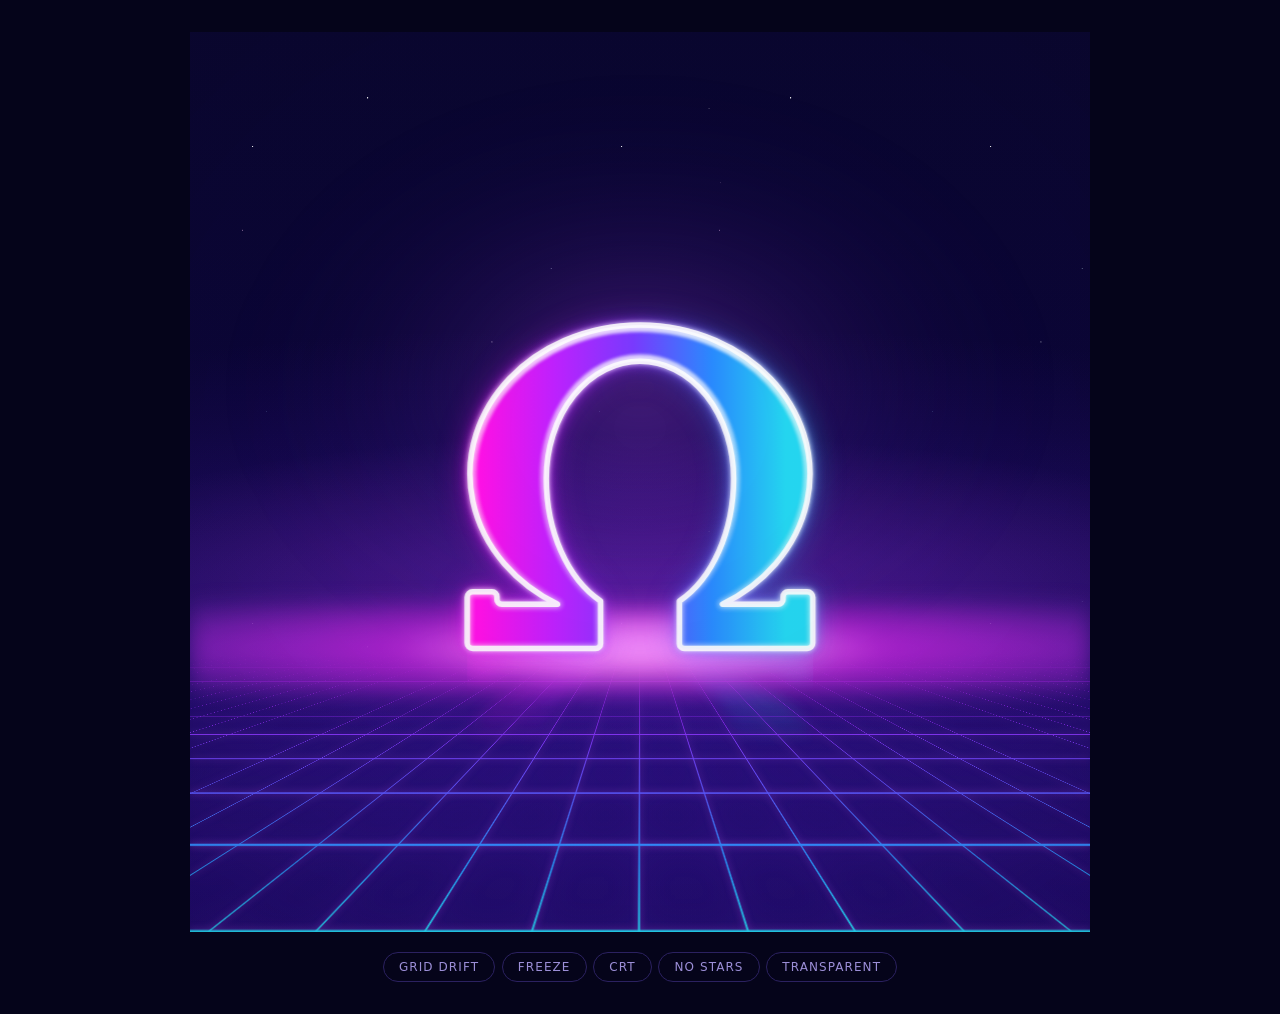
<file: assets/logo/scene.html>
<!doctype html>
<html lang="en">
<head>
<meta charset="utf-8">
<meta name="viewport" content="width=device-width, initial-scale=1">
<title>Omega Stick scene</title>
<style>
/* ===========================================================================
   Omega Stick scene, drawn in HTML and CSS. No images, no JavaScript, no font.

   THE MARK is constructed, not traced. The outer contour is a single ellipse
   (rx 492, ry 431); the counter is an egg -- two half-ellipses sharing rx 271,
   the lower one with a longer radius so it hangs below its own waist; the feet
   are axis-aligned slabs with a stepped notch, and the counter runs out between
   them, which is what makes the whole outline one closed curve with no hole.
   Symmetric about x = 500 by construction.

   THE FLOOR is one 3D-transformed plane. Its background carries the colour and
   its mask carries the lines, which buys three things: the plane is drawn once
   instead of once per colour, the lines are lit by a gradient rather than a
   flat fill, and the optional drift is a mask offset in plane space -- so the
   grid moves through the perspective correctly instead of sliding across the
   screen. The drift is off by default; see the note above data-motion="calm".

   Copy .omega-scene and its subtree into a page, or iframe this file.

     data-bg="dark"          navy backdrop (default)
     data-bg="transparent"   no backdrop, for compositing over your own art
     data-motion="calm"      still grid, rest of the scene alive (default)
     data-motion="on"        add the grid drift back
     data-motion="off"       freeze everything (also frozen by reduced-motion)
     data-intro="off"        skip the power-on; keep the idle breathe and twinkle
     data-stars="off"        drop the starfield, back to flat negative space
     data-crt="on"           scanlines and film grain over the whole frame

   The power-on runs for 3.2s and settles. Screenshot after that, or set
   data-intro="off" for a deterministic still.

   Dials worth turning, all custom properties on .omega-scene:
     --cell-x / --cell-z     grid pitch; larger = sparser
     --lw-x / --lw-z         line weight (--lw-z is plane-space, so 2x --lw-x)
     --soft-z                width of the shoulder on each depth line; the
                             note on it explains what that buys
     --drift                 seconds per cell once data-motion="on"; only has
                             any effect when the drift is switched on
     --span / --depth        how far the floor reaches; both must stay whole
                             multiples of their cell or the mask tiles seam
     --tilt / --persp        camera; keep --persp = --horizon * tan(--tilt)
     --mark-w / --base       how big the mark is and where it stands
     --fade                  must track --depth; see the note on it below

   Scene geometry, as percentages of the (square) scene box:

     horizon    38 up from the bottom edge -- the plane's vanishing line
     floor      tilted 60deg, seen from 65.8 back: horizon = persp / tan(tilt)
     grid       reaches 32.4 up, i.e. 85.3% of the way to the horizon. It is
                gone by 31.5 so the cut edge never shows, and only reaches full
                strength at 20.9, below which its lines are still a pixel wide
     mark       38.4 wide, standing at 31.5 up, so its feet overlap the grid's
                far edge rather than floating above it

   scene.svg is the still twin of this file and is generated from these same
   numbers by build-scene.py. If you retune the camera, the framing or the
   palette here, rerun that script or the two will drift apart.
   =========================================================================== */

.omega-scene {
  /* palette, from assets/logo/README.md */
  --pink:    #FF12E8;
  --magenta: #C022FF;
  --violet:  #7A3BFF;
  --azure:   #2A8CFF;
  --cyan:    #25D8F2;
  --ink:     #0B0A2E;

  /* camera */
  --tilt:    60deg;
  --horizon: 38cqh;    /* the vanishing line, measured up from the bottom */
  --persp:   65.8cqh;  /* eye distance; = --horizon * tan(--tilt) */
  --base:    31.5cqh;  /* where the mark's feet meet the floor */

  /* floor */
  --cell-x:  12cqw;    /* vertical-line pitch at the near edge */
  --cell-z:  26cqh;    /* depth pitch, in plane space */
  --span:    480cqw;   /* 40 cells wide */
  --depth:   442cqh;   /* 17 cells deep */
  --lw-x:    0.22cqw;
  --lw-z:    0.44cqw;  /* plane-space, so it lands at 0.22 once foreshortened */
  /* Shoulder either side of that core, also plane-space. Foreshortening squares
     the line weight -- a depth line lands at --lw-z * cos(tilt) * (1 - u)^2 --
     so past u = 0.33 the lines are thinner than a pixel, and a hard-edged line
     that thin changes coverage in jumps as it drifts. That is the flicker. The
     shoulders give the rasteriser a ramp to sample instead of a step. */
  --soft-z:  0.44cqw;
  /* Where the plane's far edge sits, as a fraction of the floor box measured
     down from its top: 1 - (depth*sin(tilt)) / (persp + depth*sin(tilt)), so
     14.7% at this --depth. The fade must start at least that early or the far
     edge shows as a hard cut; a little earlier still, as here, also clears the
     band where the cells fall under a pixel and moire out into dots. */
  --fade:    17%;

  /* mark */
  --mark-w:  38.4cqw;

  /* motion */
  --drift:   9s;
  --breathe: 7.5s;

  position: relative;
  width: 100%;
  aspect-ratio: 1 / 1;
  container-type: size;
  overflow: hidden;
  isolation: isolate;
  background: var(--ink);
}

.omega-scene[data-bg="transparent"] { background: none; }
.omega-scene[data-bg="transparent"] .omega-scene__sky,
.omega-scene[data-bg="transparent"] .omega-scene__stars,
.omega-scene[data-bg="transparent"] .omega-scene__vignette { display: none; }

/* --- sky ----------------------------------------------------------------- */

/* Near-black overhead, pooling to indigo and then violet as it comes down to
   the horizon. The two radials are anchored off --horizon rather than off the
   box, so retuning the camera drags the light with it. */
.omega-scene__sky {
  position: absolute;
  inset: 0;
  background:
    radial-gradient(72cqw 24cqh at 50% calc(100% - var(--horizon)),
                    rgba(196, 62, 255, .30), transparent 72%),
    radial-gradient(132cqw 56cqh at 50% calc(100% - var(--horizon) + 12cqh),
                    rgba(78, 28, 210, .40), transparent 74%),
    linear-gradient(#0A0730 0%, #0C0638 44%, #14084C 78%, #1B0A5E 100%);
}

/* Four tiled one-star gradients per layer, at sizes with no common factor, so
   ~40 stars land in what reads as no pattern. Masked away before the horizon,
   where the sky glow would swallow them anyway. */
.omega-scene__stars {
  position: absolute;
  inset: 0;
  -webkit-mask-image: linear-gradient(#000 6%, rgba(0, 0, 0, .5) 50%, transparent 76%);
          mask-image: linear-gradient(#000 6%, rgba(0, 0, 0, .5) 50%, transparent 76%);
}

.omega-scene[data-stars="off"] .omega-scene__stars { display: none; }

.omega-scene__stars::before,
.omega-scene__stars::after {
  content: "";
  position: absolute;
  inset: 0;
}

.omega-scene__stars::before {
  background-image:
    radial-gradient(circle .9px at 17% 24%, #fff 0 38%, rgba(255,255,255,.2) 70%, transparent),
    radial-gradient(circle .7px at 68% 71%, #CFE8FF 0 38%, rgba(207,232,255,.2) 70%, transparent),
    radial-gradient(circle 1.1px at 42% 12%, #fff 0 34%, rgba(255,255,255,.22) 68%, transparent),
    radial-gradient(circle .6px at 88% 39%, #FFD9FF 0 40%, rgba(255,217,255,.2) 72%, transparent);
  background-size: 41% 53%, 59% 37%, 47% 61%, 67% 43%;
  animation: omega-twinkle 6.5s ease-in-out infinite alternate;
}

.omega-scene__stars::after {
  background-image:
    radial-gradient(circle .8px at 79% 18%, #fff 0 38%, rgba(255,255,255,.2) 70%, transparent),
    radial-gradient(circle .6px at 23% 63%, #A8DFFF 0 38%, rgba(168,223,255,.2) 70%, transparent),
    radial-gradient(circle 1px at 55% 84%, #fff 0 34%, rgba(255,255,255,.22) 68%, transparent),
    radial-gradient(circle .7px at 11% 31%, #FFC8F5 0 40%, rgba(255,200,245,.2) 72%, transparent);
  background-size: 73% 47%, 37% 67%, 61% 41%, 53% 71%;
  animation: omega-twinkle 8.5s -3.2s ease-in-out infinite alternate;
}

@keyframes omega-twinkle {
  from { opacity: .55 }
  to   { opacity: 1 }
}

/* The mark's own light on the air behind it. It sits under the floor so it
   never veils the grid -- light spilling forward onto the floor is the job of
   .omega-scene__spill, which is a separate, flatter pool. */
.omega-scene__aura {
  position: absolute;
  left: 50%;
  bottom: calc(var(--base) - 3cqh);
  width: 88cqw;
  height: 64cqh;
  translate: -50% 0;
  /* Ramped all the way to zero alpha at 100%, i.e. at the inscribed ellipse,
     so there is no stop where the falloff changes slope. Cutting it off early
     with `transparent 70%` leaves a circle you can see against the flat sky. */
  background: radial-gradient(50% 50% at 50% 50%,
    rgba(200, 80, 255, .30)   0%,
    rgba(178, 66, 250, .20)  26%,
    rgba(140, 50, 238, .10)  48%,
    rgba(112, 40, 222, .035) 72%,
    rgba(96, 34, 210, 0)    100%);
  filter: blur(4cqmin);
}

/* --- reflection ---------------------------------------------------------- */

/* Mirrored about the baseline and squashed to 0.55, so it lies down in the
   same perspective as the grid rather than standing up behind it.

   It is a separate element, ahead of the floor, rather than a layer inside the
   mark: drawn over the grid it dims every line it covers and reads as a smudge
   instead of light. Behind, it fills the dark between the lines and nothing
   else. Its own viewBox starts at the baseline (y = 936) so the fade mask has
   a box to measure against -- masking this from inside the mark's viewBox puts
   the mirrored copy outside the mask's origin box, where the gradient tiles
   and starts over at full black instead of fading out. */
.omega-scene__reflect {
  position: absolute;
  left: 50%;
  bottom: calc(var(--base) - var(--mark-w) * 0.46);
  width: var(--mark-w);
  translate: -50% 0;
  filter: blur(.8cqmin);
  -webkit-mask-image: linear-gradient(#000, transparent 62%);
          mask-image: linear-gradient(#000, transparent 62%);
}

/* --- floor --------------------------------------------------------------- */

/* The mask does two jobs. It hides the plane's far edge, and it holds the grid
   at full strength only over the stretch where a depth line is still at least a
   pixel wide -- u < 0.61 with the shouldered profile, i.e. the lower 44% of the
   floor box -- ramping it down over everything beyond that. Lines thinner than
   a pixel cannot drift without their coverage stepping, so the fix is to stop
   showing them at full contrast. It reads as distance haze, which the far grid
   wants anyway. */
.omega-scene__floor {
  position: absolute;
  inset: auto 0 0 0;
  height: var(--horizon);
  overflow: hidden;
  filter:
    blur(.055cqmin)
    drop-shadow(0 0 .4cqmin rgba(210, 96, 255, .55))
    drop-shadow(0 0 1.6cqmin rgba(124, 60, 236, .34));
  -webkit-mask-image: linear-gradient(transparent var(--fade),
      rgba(0, 0, 0, .25) calc(var(--fade) +  8%),
      rgba(0, 0, 0, .70) calc(var(--fade) + 17%),
      #000               calc(var(--fade) + 28%));
          mask-image: linear-gradient(transparent var(--fade),
      rgba(0, 0, 0, .25) calc(var(--fade) +  8%),
      rgba(0, 0, 0, .70) calc(var(--fade) + 17%),
      #000               calc(var(--fade) + 28%));
}

/* The colour lives in the background and the lines live in the mask.
   Stop positions are pre-distorted. A plane-space fraction p projects to a
   fraction u of the horizon height where u = 382.8p / (65.8 + 382.8p), so an
   evenly spaced gradient here would pile every stop against the horizon. These
   stops are the inverse of that map, sampled off the brand ramp: cyan at the
   near edge, azure at u = 0.2, violet at u = 0.4, magenta at u = 0.8, and the
   far edge landing at u = 0.853. Re-solve them if --depth changes. */
.omega-scene__plane {
  position: absolute;
  bottom: 0;
  left: calc((100cqw - var(--span)) / 2);
  width: var(--span);
  height: var(--depth);
  transform-origin: 50% 100%;
  transform: perspective(var(--persp)) rotateX(var(--tilt));
  background-image: linear-gradient(
    #D81CF6 0%,
    #D21DF8 16.1%,
    #CB1FFB 31.2%,
    #9531FF 74.2%,
    #5B5AFF 88.5%,
    #2999FD 95.7%,
    #25D8F2 100%);
  -webkit-mask-image:
    repeating-linear-gradient(to right,  #000 0 var(--lw-x), transparent var(--lw-x) var(--cell-x)),
    repeating-linear-gradient(to bottom,
      transparent 0,
      #000 var(--soft-z),
      #000 calc(var(--soft-z) + var(--lw-z)),
      transparent calc(var(--soft-z) * 2 + var(--lw-z)),
      transparent var(--cell-z));
          mask-image:
    repeating-linear-gradient(to right,  #000 0 var(--lw-x), transparent var(--lw-x) var(--cell-x)),
    repeating-linear-gradient(to bottom,
      transparent 0,
      #000 var(--soft-z),
      #000 calc(var(--soft-z) + var(--lw-z)),
      transparent calc(var(--soft-z) * 2 + var(--lw-z)),
      transparent var(--cell-z));
  /* Back half a line on each axis, so a vertical sits dead centre and a depth
     line sits on the near edge. Both spans divide exactly by their cell, so the
     tiles wrap without a seam. */
  -webkit-mask-position: calc(var(--lw-x) / -2) 0, 0 calc(0cqh - var(--soft-z) - var(--lw-z) / 2);
          mask-position: calc(var(--lw-x) / -2) 0, 0 calc(0cqh - var(--soft-z) - var(--lw-z) / 2);
  animation: omega-drift var(--drift) linear infinite;
}

/* Offsetting the mask in plane space, not screen space, is what makes the
   lines accelerate as they come at you. */
@keyframes omega-drift {
  from { -webkit-mask-position: calc(var(--lw-x) / -2) 0, 0 calc(0cqh - var(--soft-z) - var(--lw-z) / 2);
                 mask-position: calc(var(--lw-x) / -2) 0, 0 calc(0cqh - var(--soft-z) - var(--lw-z) / 2); }
  to   { -webkit-mask-position: calc(var(--lw-x) / -2) 0, 0 calc(var(--cell-z) - var(--soft-z) - var(--lw-z) / 2);
                 mask-position: calc(var(--lw-x) / -2) 0, 0 calc(var(--cell-z) - var(--soft-z) - var(--lw-z) / 2); }
}

/* Haze along the grid's far edge, where the depth lines compress past the
   point of resolving. It is the same magenta the plane's gradient ends on, so
   the lines dissolve into it rather than stopping. */
.omega-scene__horizon {
  position: absolute;
  left: 0;
  right: 0;
  bottom: calc(var(--base) - 5cqh);
  height: 10cqh;
  background:
    radial-gradient(26cqw 58% at 50% 50%, rgba(255, 172, 255, .98), transparent 76%),
    radial-gradient(62cqw 100% at 50% 50%, rgba(255, 30, 236, .74), transparent 76%),
    radial-gradient(126cqw 82% at 50% 50%, rgba(172, 60, 255, .52), transparent 80%);
  filter: blur(1.2cqmin);
}

/* --- mark ---------------------------------------------------------------- */

/* Light pooling on the floor where the feet stand. */
.omega-scene__spill {
  position: absolute;
  left: 50%;
  bottom: calc(var(--base) - 4cqh);
  width: 56cqw;
  height: 9cqh;
  translate: -50% 0;
  background: radial-gradient(50% 50% at 50% 44%, rgba(232, 118, 255, .62), transparent 66%);
  filter: blur(1.4cqmin);
}

.omega-scene__mark {
  position: absolute;
  left: 50%;
  bottom: var(--base);
  width: var(--mark-w);
  translate: -50% 0;
  overflow: visible;
}

/* Three copies of the same gradient at widening blur radii. Blurring the fill
   rather than stacking drop-shadows is what keeps the halo pink on the left
   and cyan on the right instead of one flat colour. */
.omega-scene__bloom { filter: blur(5.5cqmin); opacity: .5 }
.omega-scene__glow  { filter: blur(1.9cqmin); opacity: .95 }

.omega-scene__body {
  filter: drop-shadow(0 0 2.6cqmin rgba(190, 74, 255, .58));
}

/* The tube highlight. A fat white stroke on the same outline, clipped to the
   inside of the shape, leaves a band hugging the contour from within -- on the
   counter as well as the outer edge, since both are the one path. Its gradient
   fades down the mark, so the crown reads lit and the feet read grounded. */
.omega-scene__core { filter: blur(.5cqmin) }

.omega-scene__rim {
  filter: drop-shadow(0 0 .9cqmin rgba(255, 255, 255, .82));
}

/* --- overlays ------------------------------------------------------------ */

.omega-scene__vignette,
.omega-scene__crt {
  position: absolute;
  inset: 0;
  pointer-events: none;
}

/* Ramped from zero rather than held transparent and then turned on. A flat
   stretch followed by a ramp puts a kink in the falloff, and against a field
   as even as the grid that kink shows up as a visible ellipse. */
.omega-scene__vignette {
  background: radial-gradient(130% 112% at 50% 44%,
    rgba(3, 1, 18, 0)   0%,
    rgba(3, 1, 18, .04) 44%,
    rgba(3, 1, 18, .13) 66%,
    rgba(3, 1, 18, .27) 84%,
    rgba(3, 1, 18, .42) 100%);
}

.omega-scene__crt { opacity: 0 }
.omega-scene[data-crt="on"] .omega-scene__crt { opacity: 1 }

.omega-scene__crt::before,
.omega-scene__crt::after { content: ""; position: absolute }

.omega-scene__crt::before {
  inset: 0;
  background: repeating-linear-gradient(rgba(0, 0, 0, .26) 0 .16cqh, transparent .16cqh .4cqh);
  mix-blend-mode: multiply;
}

/* Oversized so the jitter never exposes an edge. */
.omega-scene__crt::after {
  inset: -25%;
  background-image: url("data:image/svg+xml,%3Csvg xmlns='http://www.w3.org/2000/svg' width='140' height='140'%3E%3Cfilter id='n'%3E%3CfeTurbulence type='fractalNoise' baseFrequency='.85' numOctaves='3' stitchTiles='stitch'/%3E%3C/filter%3E%3Crect width='140' height='140' filter='url(%23n)'/%3E%3C/svg%3E");
  opacity: .14;
  mix-blend-mode: overlay;
  animation: omega-grain .8s steps(4) infinite;
}

@keyframes omega-grain {
  0%   { translate:    0     0 }
  25%  { translate: -3cqmin  2cqmin }
  50%  { translate:  2cqmin -3cqmin }
  75%  { translate:  3cqmin  3cqmin }
  100% { translate:    0     0 }
}

/* --- power-on ------------------------------------------------------------ */

/* Order of events: the horizon strikes first, the grid runs out from it toward
   the viewer, and the tube catches last and stutters before it holds. */

.omega-scene__floor {
  animation: omega-floor-in 1.9s cubic-bezier(.16, .84, .3, 1) .14s both;
}

.omega-scene__horizon {
  animation: omega-strike 1.2s ease-out .06s both;
}

.omega-scene__stars {
  animation: omega-lift 2.8s ease-out both;
}

.omega-scene__aura {
  animation:
    omega-ignite  2.6s .62s both,
    omega-breathe var(--breathe) ease-in-out infinite alternate;
}

.omega-scene__reflect,
.omega-scene__spill,
.omega-scene__mark {
  animation: omega-ignite 2.6s .62s both;
}

@keyframes omega-floor-in {
  from { clip-path: inset(0 0 100% 0) }
  to   { clip-path: inset(0 0 0 0) }
}

@keyframes omega-strike {
  0%   { opacity: 0;  filter: blur(4cqmin) }
  14%  { opacity: 1 }
  34%  { opacity: .5 }
  100% { opacity: 1;  filter: blur(1.2cqmin) }
}

@keyframes omega-lift {
  from { opacity: 0 }
  to   { opacity: 1 }
}

/* Deliberately uneven: a real tube strikes, drops out, and catches. */
@keyframes omega-ignite {
  0%        { opacity: 0 }
  7%        { opacity: .9 }
  10%       { opacity: .04 }
  15%       { opacity: 1 }
  19%       { opacity: .1 }
  25%       { opacity: .85 }
  29%       { opacity: .28 }
  36%, 100% { opacity: 1 }
}

/* Scale, not opacity, so it can run alongside the ignition without the two
   animations fighting over the same property. */
@keyframes omega-breathe {
  from { scale: 1 }
  to   { scale: 1.055 }
}

.omega-scene[data-intro="off"] .omega-scene__floor,
.omega-scene[data-intro="off"] .omega-scene__horizon,
.omega-scene[data-intro="off"] .omega-scene__stars,
.omega-scene[data-intro="off"] .omega-scene__reflect,
.omega-scene[data-intro="off"] .omega-scene__spill,
.omega-scene[data-intro="off"] .omega-scene__mark { animation: none }

.omega-scene[data-intro="off"] .omega-scene__aura {
  animation: omega-breathe var(--breathe) ease-in-out infinite alternate;
}

/* The default. Depth lines fall under a pixel wide past u = 0.61 -- see the
   note on --soft-z -- and nothing available in CSS makes a sub-pixel line drift
   without its coverage stepping. Softening the line profile, fading the far
   field and low-passing the floor together cut the measured shimmer roughly in
   half, which was not enough. So the floor holds still by default and the scene
   stays alive on the breathe, the twinkle and the power-on. data-motion="on"
   puts the drift back; --drift sets its speed. */
.omega-scene[data-motion="calm"] .omega-scene__plane { animation: none }

.omega-scene[data-motion="off"] .omega-scene__plane,
.omega-scene[data-motion="off"] .omega-scene__stars,
.omega-scene[data-motion="off"] .omega-scene__stars::before,
.omega-scene[data-motion="off"] .omega-scene__stars::after,
.omega-scene[data-motion="off"] .omega-scene__aura,
.omega-scene[data-motion="off"] .omega-scene__floor,
.omega-scene[data-motion="off"] .omega-scene__horizon,
.omega-scene[data-motion="off"] .omega-scene__reflect,
.omega-scene[data-motion="off"] .omega-scene__spill,
.omega-scene[data-motion="off"] .omega-scene__mark,
.omega-scene[data-motion="off"] .omega-scene__crt::after { animation: none }

@media (prefers-reduced-motion: reduce) {
  .omega-scene__plane,
  .omega-scene__stars,
  .omega-scene__stars::before,
  .omega-scene__stars::after,
  .omega-scene__aura,
  .omega-scene__floor,
  .omega-scene__horizon,
  .omega-scene__reflect,
  .omega-scene__spill,
  .omega-scene__mark,
  .omega-scene__crt::after { animation: none }
}

/* --- demo page chrome (not part of the asset) ---------------------------- */

body {
  margin: 0;
  min-height: 100vh;
  display: grid;
  place-items: center;
  gap: 1.25rem;
  padding: 2rem 1rem;
  box-sizing: border-box;
  background: #05041a;
  color: #9c8fd8;
  font: 500 12px/1 ui-sans-serif, system-ui, sans-serif;
  letter-spacing: .09em;
  text-transform: uppercase;
}

.stage { width: min(100vmin, 1000px) }

.dials { display: flex; flex-wrap: wrap; gap: .4rem; justify-content: center }
.dials input { position: absolute; opacity: 0; pointer-events: none }
.dials label {
  border: 1px solid #2b2160;
  border-radius: 99px;
  padding: .5rem .95rem;
  cursor: pointer;
  user-select: none;
}
.dials label:hover { border-color: #4b3aa0; color: #c3b6ff }
.dials:has(#d-drift:checked) label[for="d-drift"],
.dials:has(#d-crt:checked)   label[for="d-crt"],
.dials:has(#d-still:checked) label[for="d-still"],
.dials:has(#d-bare:checked)  label[for="d-bare"],
.dials:has(#d-flat:checked)  label[for="d-flat"] {
  border-color: #FF12E8;
  color: #ffd6fb;
  box-shadow: 0 0 14px rgba(255, 18, 232, .35);
}

/* Outranks the data-motion="calm" rule on id specificity, so the demo can show
   the drift without the markup having to change. */
body:has(#d-drift:checked) .omega-scene__plane {
  animation: omega-drift var(--drift) linear infinite;
}
body:has(#d-crt:checked)   .omega-scene__crt { opacity: 1 }
body:has(#d-still:checked) .omega-scene__plane,
body:has(#d-still:checked) .omega-scene__stars,
body:has(#d-still:checked) .omega-scene__stars::before,
body:has(#d-still:checked) .omega-scene__stars::after,
body:has(#d-still:checked) .omega-scene__aura,
body:has(#d-still:checked) .omega-scene__floor,
body:has(#d-still:checked) .omega-scene__horizon,
body:has(#d-still:checked) .omega-scene__reflect,
body:has(#d-still:checked) .omega-scene__spill,
body:has(#d-still:checked) .omega-scene__mark,
body:has(#d-still:checked) .omega-scene__crt::after { animation: none }
body:has(#d-bare:checked)  .omega-scene__stars { display: none }
body:has(#d-flat:checked)  .omega-scene { background: none }
body:has(#d-flat:checked)  .omega-scene__sky,
body:has(#d-flat:checked)  .omega-scene__stars,
body:has(#d-flat:checked)  .omega-scene__vignette { display: none }
</style>
</head>
<body>

<div class="stage">
  <div class="omega-scene" data-bg="dark" data-motion="calm" data-intro="on" data-stars="on" data-crt="off">

    <div class="omega-scene__sky"></div>
    <div class="omega-scene__stars"></div>
    <div class="omega-scene__aura"></div>

    <!-- Defined in the mark's <defs> further down; same-document references
         resolve either way round. fill-opacity, not opacity, so the element's
         own opacity stays free for the power-on to animate. -->
    <svg class="omega-scene__reflect" viewBox="0 936 1000 460" aria-hidden="true">
      <use href="#omega-outline" fill="url(#omega-neon)" fill-opacity=".34"
           transform="translate(0,1450.8) scale(1,-0.55)"/>
    </svg>

    <div class="omega-scene__floor">
      <div class="omega-scene__plane"></div>
    </div>

    <div class="omega-scene__horizon"></div>
    <div class="omega-scene__spill"></div>

    <svg class="omega-scene__mark" viewBox="0 0 1000 936" aria-label="Omega Stick" role="img">
      <defs>
        <!-- Palette from assets/logo/README.md. The axis is inset from the
             mark's edges so the feet clamp to full pink and full cyan. -->
        <linearGradient id="omega-neon" gradientUnits="userSpaceOnUse" x1="40" y1="0" x2="920" y2="0">
          <stop offset="0%"   stop-color="#FF12E8"/>
          <stop offset="24%"  stop-color="#C022FF"/>
          <stop offset="50%"  stop-color="#7A3BFF"/>
          <stop offset="76%"  stop-color="#2A8CFF"/>
          <stop offset="100%" stop-color="#25D8F2"/>
        </linearGradient>

        <!-- Vertical, so the tube highlight falls off toward the feet. -->
        <linearGradient id="omega-tube" gradientUnits="userSpaceOnUse" x1="0" y1="80" x2="0" y2="936">
          <stop offset="0%"   stop-color="#fff" stop-opacity=".70"/>
          <stop offset="38%"  stop-color="#fff" stop-opacity=".34"/>
          <stop offset="72%"  stop-color="#fff" stop-opacity=".12"/>
          <stop offset="100%" stop-color="#fff" stop-opacity=".05"/>
        </linearGradient>

        <!-- One closed outline, clockwise. The counter runs out into the gap
             between the feet, so the shape is simply connected: no second
             subpath, no fill-rule. -->
        <path id="omega-outline" d="
          M 0 850
          L 0 788     A 16 16 0 0 1 16 772
          L 72 772    A 14 14 0 0 1 86 786
          L 86 794    A 14 14 0 0 0 100 808
          L 261.5 808
          A 492 431 0 1 1 738.5 808
          L 900 808   A 14 14 0 0 0 914 794
          L 914 786   A 14 14 0 0 1 928 772
          L 984 772   A 16 16 0 0 1 1000 788
          L 1000 920  A 16 16 0 0 1 984 936
          L 628 936   A 14 14 0 0 1 614 922
          L 614 799
          A 271 391 0 0 0 771 444
          A 271 339 0 0 0 500 105
          A 271 339 0 0 0 229 444
          A 271 391 0 0 0 386 799
          L 386 922   A 14 14 0 0 1 372 936
          L 16 936    A 16 16 0 0 1 0 920
          Z"/>

        <clipPath id="omega-inside"><use href="#omega-outline"/></clipPath>
      </defs>

      <use class="omega-scene__bloom" href="#omega-outline" fill="url(#omega-neon)"/>
      <use class="omega-scene__glow"  href="#omega-outline" fill="url(#omega-neon)"/>
      <use class="omega-scene__body"  href="#omega-outline" fill="url(#omega-neon)"/>

      <!-- Clipped on the group so the stroke's blur is trimmed to the shape;
           the gradient stays in one untransformed space, as the README warns. -->
      <g clip-path="url(#omega-inside)">
        <use class="omega-scene__core" href="#omega-outline" fill="none"
             stroke="url(#omega-tube)" stroke-width="40" stroke-linejoin="round"/>
      </g>

      <use class="omega-scene__rim" href="#omega-outline" fill="none"
           stroke="#fff" stroke-width="16" stroke-linejoin="round" opacity=".92"/>
    </svg>

    <div class="omega-scene__vignette"></div>
    <div class="omega-scene__crt"></div>

  </div>
</div>

<div class="dials">
  <input type="checkbox" id="d-drift"><label for="d-drift">Grid drift</label>
  <input type="checkbox" id="d-still"><label for="d-still">Freeze</label>
  <input type="checkbox" id="d-crt"><label for="d-crt">CRT</label>
  <input type="checkbox" id="d-bare"><label for="d-bare">No stars</label>
  <input type="checkbox" id="d-flat"><label for="d-flat">Transparent</label>
</div>

</body>
</html>
</file>
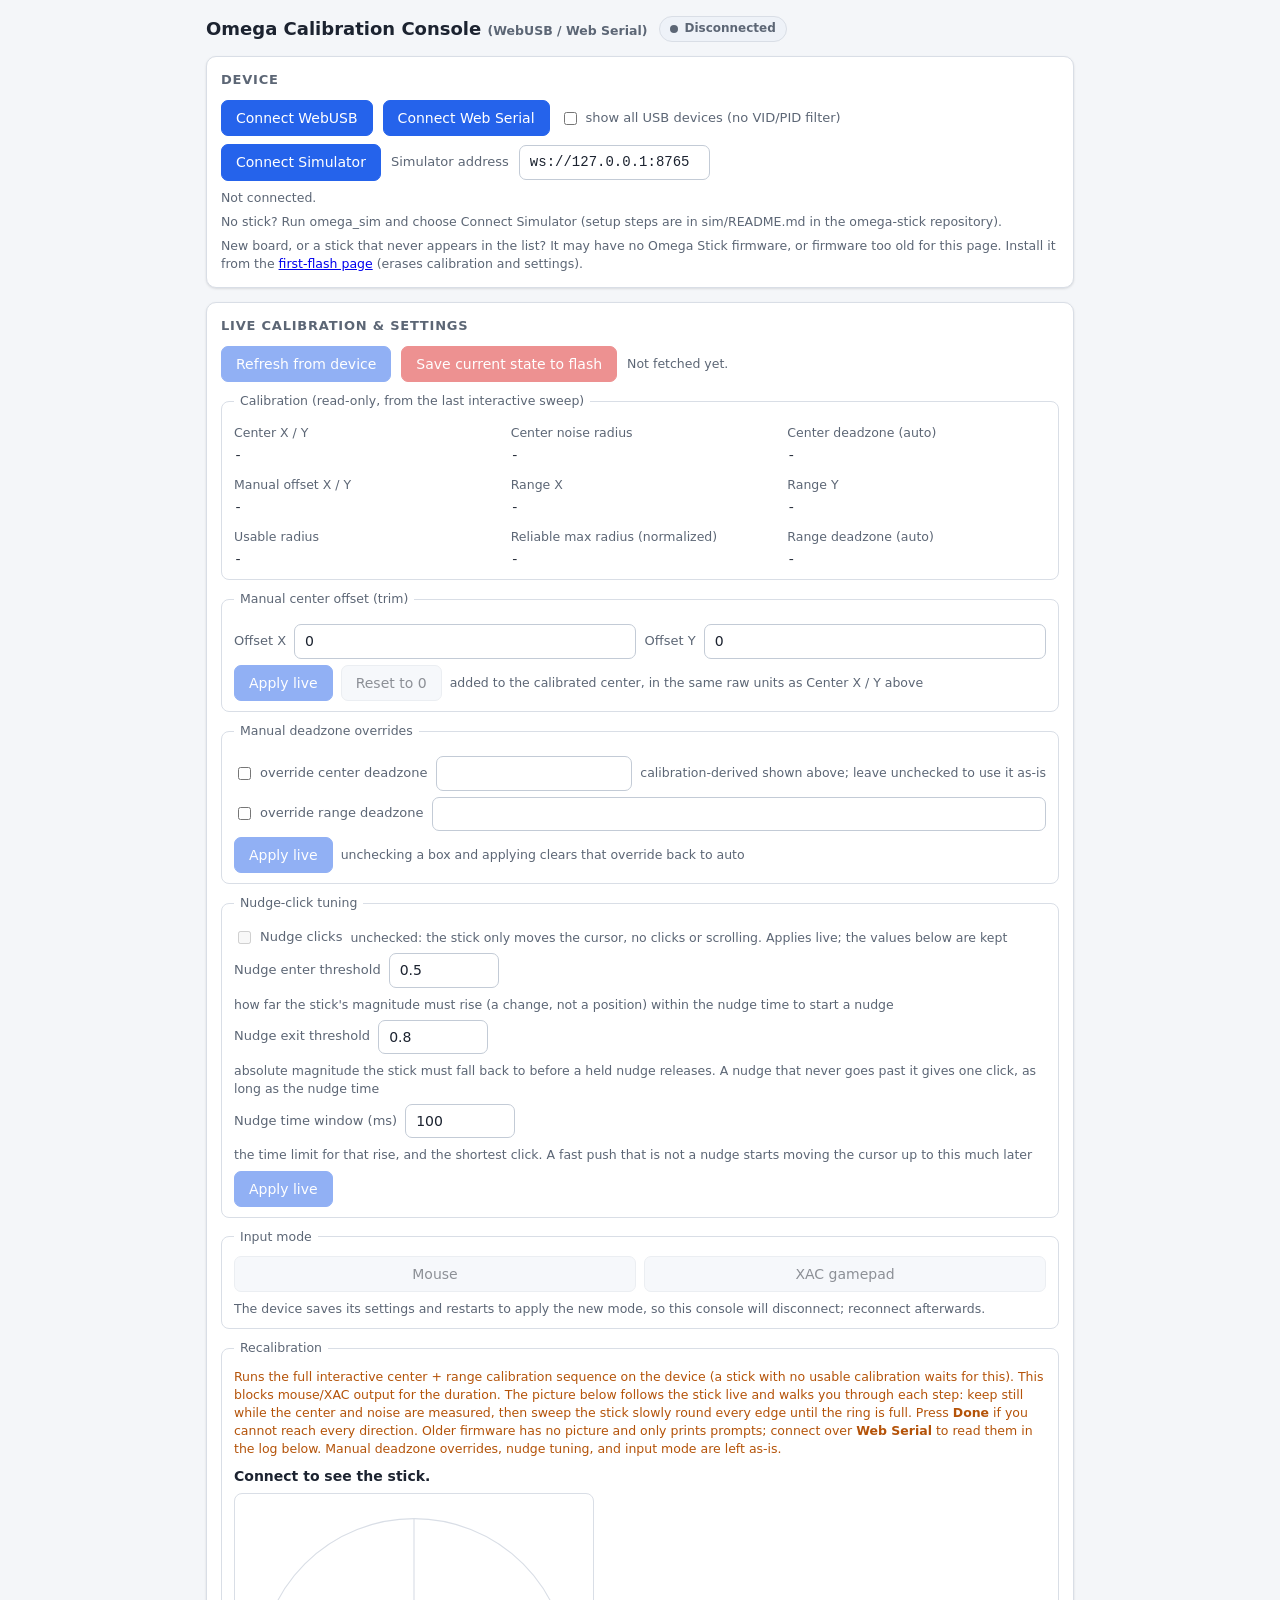
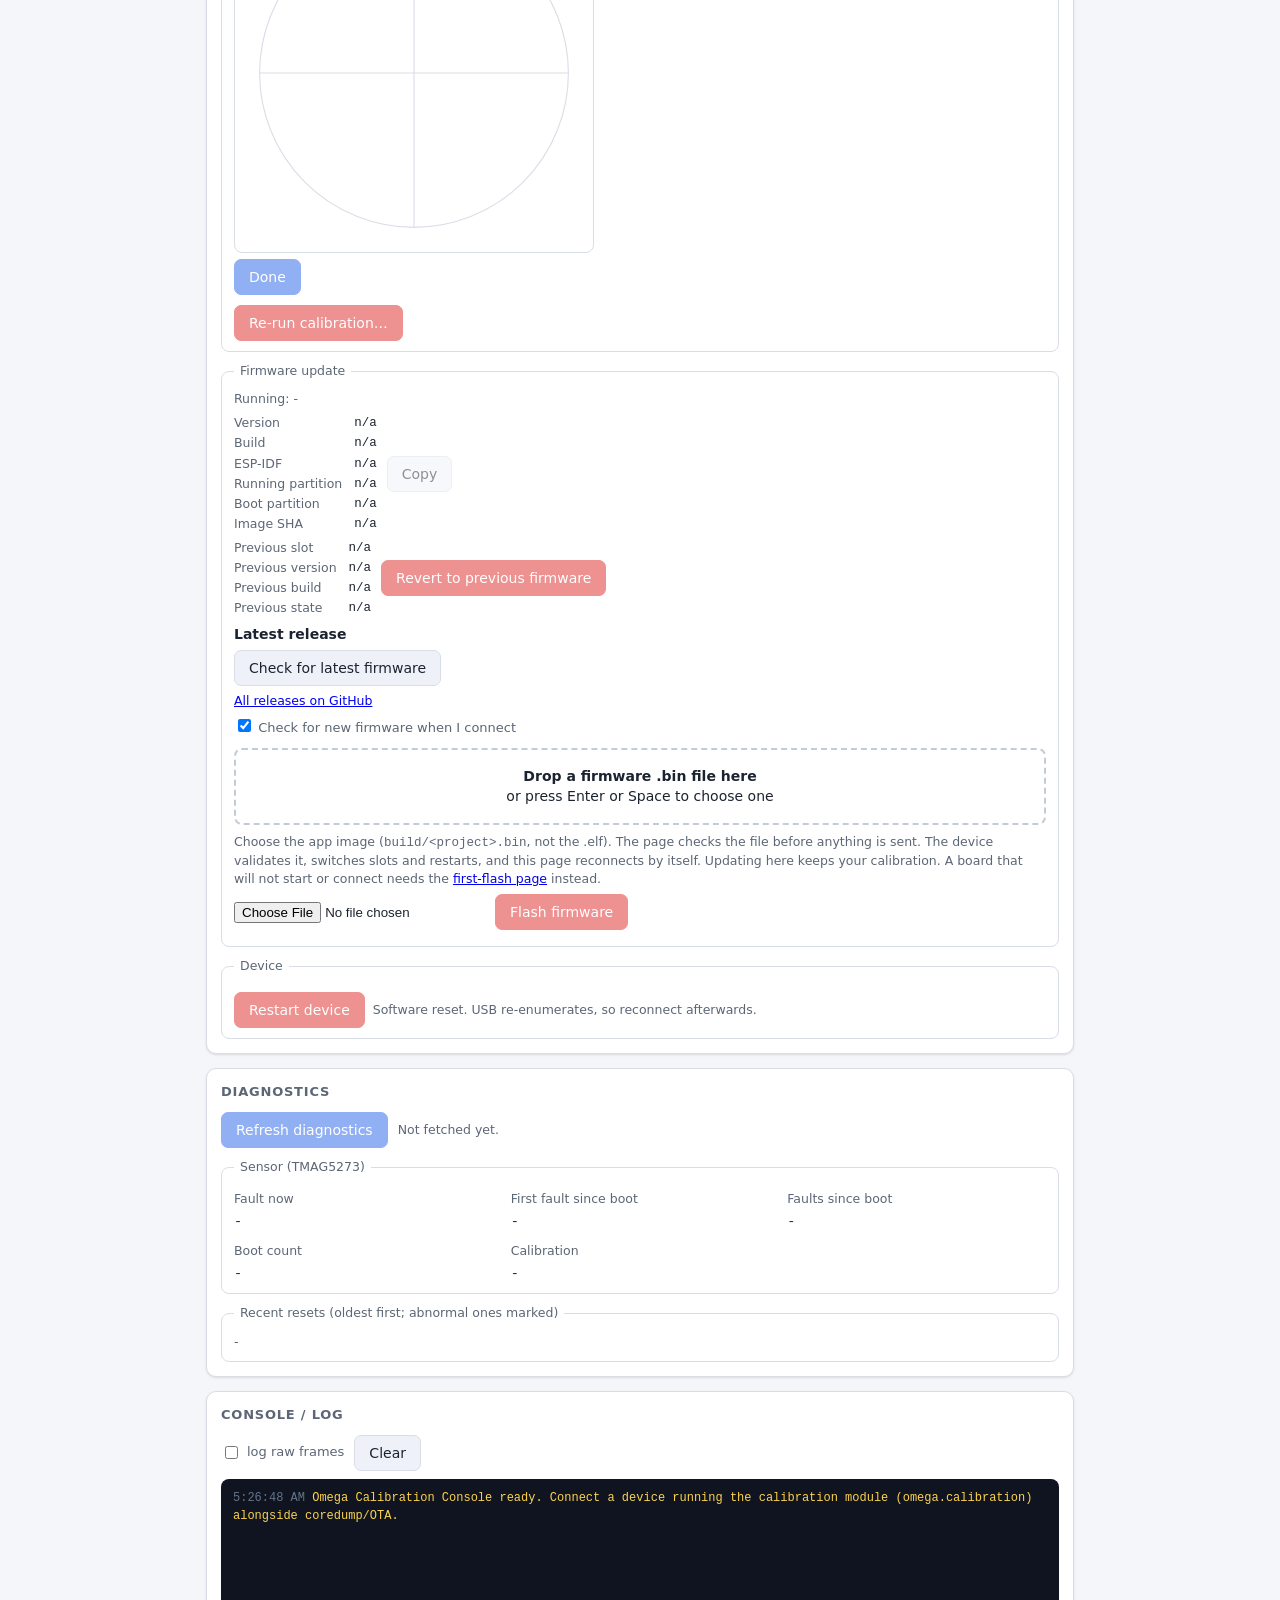
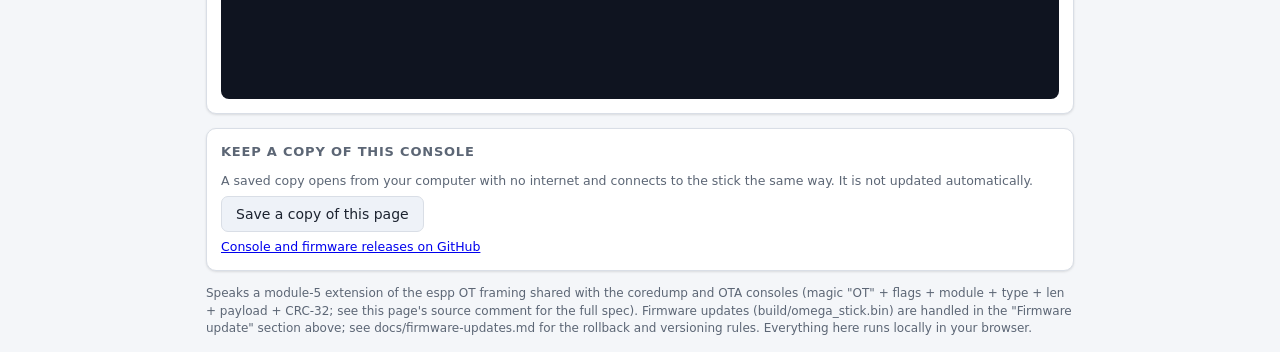
<file: components/omega_calibration/web/calibration_console.html>
<!DOCTYPE html>
<html lang="en">
<head>
  <meta charset="utf-8">
  <meta name="viewport" content="width=device-width, initial-scale=1">
  <title>espp Omega Calibration Console (WebUSB / Web Serial)</title>
<meta name="description" content="Live-view and live-edit the omega-stick's calibration and device settings (manual deadzone overrides, nudge-click distance/hold tuning, mouse/XAC mode) over WebUSB or Web Serial, and save them to the device's file_system.">
  <!--
    espp Omega Calibration Console (WebUSB / Web Serial)
    ======================================================
    Sibling tool to coredump_console.html and the OTA console: same
    dependency-free single-file page, same transport layer, same v2 "OT"
    wire framing (all LITTLE-ENDIAN):

      [magic u16 = 0x4F54 "OT"][flags u8][module u8][type u8][len u32][payload...][crc32 u32]

    9-byte header. flags u8: bit0 = reply (0 host->device request, 1
    device->host reply); bit1 = optional u16 correlation id follows `type`;
    bits 4-7 = protocol version = 1. crc32 = zlib CRC-32 over the 9-byte
    header + payload; max payload 4096 B. One request in flight; the host
    waits for the matching reply (see coredump_service.hpp / the coredump
    console's own header comment for the fuller rationale -- this page
    reuses that exact transport/framing code verbatim).

    ------------------------------------------------------------------
    CALIBRATION PROTOCOL ("omega.calibration" v2, module 5 by default; the
    page finds the module by protocol id) -- this is the contract a firmware-side
    handler needs to implement (implemented by calibration_service.hpp
    alongside the existing coredump_service.hpp / ota_service.hpp, registered
    with the same espp::Dispatcher those use). This page is the reference
    client for that contract; nothing here is firmware code.
    ------------------------------------------------------------------

    host -> device (calibration module):
      0x50 GET_STATE              (no payload)
      0x51 SET_MANUAL_OFFSET      f32 offset_x, f32 offset_y
      0x52 SET_DEADZONE_OVERRIDE  u8 flags (bit0=center present, bit1=range
                                   present; a clear bit means "clear that
                                   override back to auto"), f32 center_value,
                                   f32 range_value (value ignored when its
                                   flag bit is clear, but always present so
                                   the payload has a fixed 9-byte length).
                                   center_value must be 0..0.5 and
                                   range_value 0..0.1 (the calibration
                                   maximums), or the reply is ERROR
      0x53 SET_NUDGE_SETTINGS     f32 nudge_enter_threshold (delta),
                                   f32 nudge_exit_threshold (absolute),
                                   u32 nudge_time_ms (measurement window)
      0x54 SET_INPUT_MODE         u8 mode (0 = mouse, 1 = XAC). The OK's u32 is
                                   1 when the device is switching (it saves and
                                   restarts right after the reply) and 0 when
                                   that mode was already active.
      0x55 SAVE_TO_FLASH          (no payload) -- persists the CURRENT live
                                   center/range calibration (including
                                   manual offset and any drift-compensator
                                   nudges since boot) via
                                   OmegaCalibration::save(), and the current
                                   live DeviceSettings via
                                   DeviceSettings::save() (default_path()
                                   for each -- see omega_calibration.hpp)
      0x56 START_CALIBRATION      (no payload) -- ASKS the device to re-run
                                   the full interactive center+range
                                   calibration sequence (the same one
                                   main.cpp runs on a fresh boot). This is
                                   fire-and-forget/ASYNC: the OK/ERROR reply
                                   below only means "accepted, started" or
                                   "rejected" (e.g. one is already running);
                                   it does NOT mean calibration finished.
                                   While it runs, the device's mouse/XAC
                                   output is blocked and it walks the user
                                   through moving the stick via printed
                                   prompts on the CDC console -- connect via
                                   Web Serial (not WebUSB) to see them. The
                                   actual outcome arrives later as an
                                   unsolicited CALIBRATION_RESULT frame (see
                                   below). Manual deadzone overrides, nudge
                                   tuning, and input mode are untouched.

    device -> host (calibration module):
      0xD0 STATE   (reply to GET_STATE) -- fixed 80-byte little-endian
                    struct, in this exact order:
                      f32 center_x
                      f32 center_y
                      f32 center_noise_radius
                      f32 center_deadzone                 (calibration-derived)
                      f32 center_manual_offset_x
                      f32 center_manual_offset_y
                      f32 range_min_x
                      f32 range_max_x
                      f32 range_min_y
                      f32 range_max_y
                      f32 range_usable_radius
                      f32 range_reliable_max_radius
                      f32 range_normalized_max_radius
                      f32 range_deadzone                  (calibration-derived)
                      u8  has_manual_center_deadzone       (0/1)
                      f32 manual_center_deadzone           (valid iff above = 1)
                      u8  has_manual_range_deadzone         (0/1)
                      f32 manual_range_deadzone            (valid iff above = 1)
                      f32 nudge_enter_threshold            (delta)
                      f32 nudge_exit_threshold             (absolute)
                      u32 nudge_time_ms                    (measurement window)
                      u8  input_mode                       (0 = mouse, 1 = XAC)
                      u8  nudge_enabled                    (0/1; firmware
                                                            without the switch
                                                            sends 79 bytes:
                                                            nudge clicks always
                                                            on, the checkbox is
                                                            shown disabled)
      0x57 RESTART                (no payload) -- reply OK is sent first, then
                                   the device reboots ~750 ms later (USB
                                   re-enumerates; reconnect afterwards).
      0x58 OTA_BEGIN              u32 image_size -- starts a firmware upload
                                   session (erases the inactive OTA slot, so
                                   this reply can take a while)
      0x59 OTA_DATA               u32 offset (must equal the bytes written so
                                   far) + raw app-image bytes. Reply OK with
                                   u32 = total bytes written so far
      0x5A OTA_FINISH             (no payload) -- validate + activate the new
                                   image; reply OK, then the device reboots
      0x5B OTA_ABORT              (no payload) -- abandon the upload session
      0x5C GET_FW_INFO            (no payload) -- reply FW_INFO
      0x5D MARK_VALID             (no payload) -- confirm the running image
                                   (cancels app rollback). The firmware does not
                                   confirm itself: after an update or revert the
                                   console reconnects, checks the image (running
                                   build, GET_STATE, sensor fault from
                                   GET_DIAGNOSTICS) and sends this. An image still
                                   pending at the firmware's deadline is rolled back.
      0x5E REVERT                 (no payload) -- make the other OTA slot (the
                                   previously installed firmware) the boot
                                   partition; reply OK, then reboot ~750 ms later.
                                   ERROR if an upload is in progress, the other
                                   slot has no app image, or the bootloader
                                   selection could not be written. The reverted
                                   image boots pending verify and must be
                                   confirmed the same way.
      0x5F GET_DIAGNOSTICS        (no payload) -- asks for the sensor fault
                                   status and the reset log. Reply:
                                   DIAGNOSTICS, or ERROR when the firmware
                                   does not publish diagnostics.
      0x60 SET_NUDGE_ENABLED      u8 enabled (0 = nudge clicks off, 1 = on).
                                   Live; SAVE_TO_FLASH persists it. The
                                   nudge tuning is kept either way. Reply:
                                   OK, or ERROR for any other value or
                                   length. Firmware without the switch does
                                   not answer it (see STATE's last byte).
      0x61 FINISH_CALIBRATION     (no payload) -- ends the range sweep early
                                   with the directions covered so far (the
                                   device still needs at least 16 of 32 to
                                   pass). Reply OK while the sweep is
                                   sampling (CALIBRATION_PROGRESS stage 6
                                   with finish_available), else ERROR
                                   operation_not_permitted.
      0x62 SET_POSITION_STREAM    u32 lease_ms (0 stops; the device clamps to
                                   10000). While the lease is live the device
                                   sends CALIBRATION_PROGRESS stage 0 frames
                                   on this link every 50 ms. Reply OK / ERROR.
                                   Firmware before protocol v2 never replies:
                                   the console treats a timeout as "no live
                                   view" and falls back to printed prompts.
      The OTA messages reply ERROR (function_not_supported) if the firmware
      was built without an OTA engine wired in.
      0xD2 FW_INFO  (reply to GET_FW_INFO) -- u8 pending_verify (0/1),
                    u8 session_active (0/1), u8 len + project name,
                    then length-prefixed strings (u8 len + utf8, no terminators),
                    in order: project name, version, build_date ("Oct 10 2026"),
                    build_time ("14:03:11"), idf_version ("v6.0.2"),
                    running_partition ("ota_0"), elf_sha256_short (first 8 hex
                    chars of the app ELF SHA-256), boot_partition (partition the
                    bootloader boots next, "ota_1"), then the previous (other) slot:
                    prev_label ("ota_1"), prev_version, prev_build_date,
                    prev_build_time, prev_state ("valid", "new", "pending_verify",
                    "invalid", "aborted", "undefined", or "empty" when the slot holds
                    no readable image; version/date/time are then empty). Older
                    firmware sends fewer strings: hosts must tolerate a shorter
                    payload and treat missing strings as empty.
      0xD3 DIAGNOSTICS (reply to GET_DIAGNOSTICS) -- little-endian:
                      u8  sensor_fault        (0 none, 1 read failed, 2 stuck, 3 not observed yet)
                      u8  sensor_first_fault  (same codes; latched since boot)
                      u32 sensor_fault_count  (trips since boot)
                      u32 boot_count
                      u8  reset_count         (N, oldest first)
                      N x { u32 boot, u8 reason, u8 abnormal, u8 name_len,
                            name_len bytes of utf8 name }
                      u8  calibration_state   (0 usable, 1 needs calibration: the output
                                               is held neutral until a calibration
                                               succeeds, D26; absent from older firmware.
                                               Ignore any bytes after it)
      0xDF OK      (reply to any SET_*/SAVE_TO_FLASH/START_CALIBRATION) --
                    payload: u32 (0 on success; a device may also just omit
                    the payload). For START_CALIBRATION this only means
                    "started", not "finished" -- see CALIBRATION_RESULT.
      0xFE ERROR   payload: u32 code + utf8 message (message is
                    authoritative; the code is informational only, exactly
                    like the coredump/OTA protocols)
      0xD1 CALIBRATION_RESULT  UNSOLICITED (not a reply to any one request;
                    sent once, whenever an async recalibration kicked off by
                    START_CALIBRATION finishes) -- payload: u8 success (0/1),
                    then, only when success = 0, u32 code + utf8 message
                    (same convention as ERROR). On success = 1 the payload
                    is just that single byte; refetch GET_STATE to see the
                    new numbers.

      0xD4 CALIBRATION_PROGRESS  UNSOLICITED (protocol v2) -- the live stick
                    position and the progress of a calibration sweep. Sent
                    every 50 ms while a SET_POSITION_STREAM lease is live
                    (stage 0) and during a sweep. Little-endian:
                      u8  stage   0 live (no sweep), 1 center_settle,
                                  2 center_measure, 3 noise_settle,
                                  4 noise_measure, 5 range_prepare,
                                  6 range_sweep, 7 finishing
                      u8  flags   bit0 raw_valid, bit1 center_valid,
                                  bit2 coverage_complete, bit3 finish_available
                      u32 stage_elapsed_ms
                      u32 stage_total_ms        (0 = open-ended)
                      f32 raw_x, raw_y          raw sensor units
                      f32 center_x, center_y, noise_radius
                                  (meaningful iff center_valid)
                      f32 min_x, max_x, min_y, max_y   relative to center
                      u32 covered_mask          bit i = sector i covered
                      u8  sector_count          (32 today)
                      sector_count x f32 sector_max_radius (raw units, 0 = none)
                    Stop parsing when the payload runs out; later firmware may
                    append fields. Never satisfies a pending request.

    Everything below is a plain client for that contract -- connect,
    GET_STATE to populate the form, edit fields, SET_* to apply live, and
    SAVE_TO_FLASH to persist. No external dependencies, no CDN, works from
    file://, http://localhost, or any https origin in a Chromium browser.
  -->
  <style>
    :root {
      --bg: #f4f6f9;
      --panel-bg: #ffffff;
      --panel-border: #d9dee6;
      --text: #1c2330;
      --text-muted: #5c6675;
      --accent: #2563eb;
      --accent-hover: #1d4ed8;
      --accent-contrast: #ffffff;
      --danger: #dc2626;
      --ok: #16a34a;
      --warn: #b45309;
      --log-bg: #0f1420;
      --log-text: #d6dbe6;
      --tx-color: #7dd3fc;
      --rx-color: #86efac;
      --err-color: #fca5a5;
      --sys-color: #fcd34d;
      --time-color: #64748b;
      --input-bg: #ffffff;
      --input-border: #c3cbd6;
      --chip-bg: #eef2f8;
      --shadow: 0 1px 3px rgba(0,0,0,0.08), 0 1px 2px rgba(0,0,0,0.04);
    }
    @media (prefers-color-scheme: dark) {
      :root {
        --bg: #0b0e14;
        --panel-bg: #151a23;
        --panel-border: #262d3a;
        --text: #e6eaf2;
        --text-muted: #98a2b3;
        --accent: #3b82f6;
        --accent-hover: #60a5fa;
        --accent-contrast: #0b0e14;
        --danger: #ef4444;
        --ok: #22c55e;
        --warn: #f59e0b;
        --log-bg: #05070c;
        --log-text: #cdd4e0;
        --tx-color: #38bdf8;
        --rx-color: #4ade80;
        --err-color: #f87171;
        --sys-color: #fbbf24;
        --time-color: #64748b;
        --input-bg: #0e1219;
        --input-border: #2b3341;
        --chip-bg: #1b2230;
        --shadow: 0 1px 3px rgba(0,0,0,0.4);
      }
    }
    :root[data-theme="dark"] {
      --bg: #0b0e14; --panel-bg: #151a23; --panel-border: #262d3a; --text: #e6eaf2;
      --text-muted: #98a2b3; --accent: #3b82f6; --accent-hover: #60a5fa;
      --accent-contrast: #0b0e14; --danger: #ef4444; --ok: #22c55e; --warn: #f59e0b;
      --log-bg: #05070c; --log-text: #cdd4e0; --tx-color: #38bdf8; --rx-color: #4ade80;
      --err-color: #f87171; --sys-color: #fbbf24; --input-bg: #0e1219;
      --input-border: #2b3341; --chip-bg: #1b2230;
    }
    :root[data-theme="light"] {
      --bg: #f4f6f9; --panel-bg: #ffffff; --panel-border: #d9dee6; --text: #1c2330;
      --text-muted: #5c6675; --accent: #2563eb; --accent-hover: #1d4ed8;
      --accent-contrast: #ffffff; --danger: #dc2626; --ok: #16a34a; --warn: #b45309;
      --log-bg: #0f1420; --log-text: #d6dbe6; --tx-color: #7dd3fc; --rx-color: #86efac;
      --err-color: #fca5a5; --sys-color: #fcd34d; --input-bg: #ffffff;
      --input-border: #c3cbd6; --chip-bg: #eef2f8;
    }

    * { box-sizing: border-box; }
    html, body { margin: 0; padding: 0; }
    body {
      background: var(--bg);
      color: var(--text);
      font-family: system-ui, -apple-system, "Segoe UI", Roboto, Helvetica, Arial, sans-serif;
      font-size: 14px;
      line-height: 1.45;
      min-height: 100vh;
    }
    .wrap { max-width: 900px; margin: 0 auto; padding: 16px; }
    header { display: flex; align-items: center; gap: 12px; flex-wrap: wrap; margin-bottom: 14px; }
    header h1 { font-size: 18px; margin: 0; }
    .status-pill {
      display: inline-flex; align-items: center; gap: 6px;
      padding: 3px 10px; border-radius: 999px; font-size: 12px; font-weight: 600;
      background: var(--chip-bg); color: var(--text-muted);
      border: 1px solid var(--panel-border);
    }
    .status-pill::before { content: ""; width: 8px; height: 8px; border-radius: 50%; background: var(--text-muted); }
    .status-pill.connected { color: var(--ok); }
    .status-pill.connected::before { background: var(--ok); }
    .status-pill.error { color: var(--danger); }
    .status-pill.error::before { background: var(--danger); }
    .status-pill.busy { color: var(--warn); }
    .status-pill.busy::before { background: var(--warn); }

    .panel {
      background: var(--panel-bg);
      border: 1px solid var(--panel-border);
      border-radius: 10px;
      box-shadow: var(--shadow);
      padding: 14px;
      margin-bottom: 14px;
    }
    .panel h2 { font-size: 13px; text-transform: uppercase; letter-spacing: 0.06em; color: var(--text-muted); margin: 0 0 10px; }
    .row { display: flex; align-items: center; gap: 10px; flex-wrap: wrap; }
    .muted { color: var(--text-muted); font-size: 12.5px; }
    .calviz { margin: 0 0 10px; }
    .calviz .cal-stage { font-weight: 600; margin: 0 0 6px; }
    .calviz progress { width: 100%; max-width: 360px; height: 10px; accent-color: var(--accent); display: block; margin: 0 0 6px; }
    .calviz progress[hidden] { display: none; }
    .calviz .cal-count { margin: 0 0 6px; font-variant-numeric: tabular-nums; }
    .calviz canvas { width: 100%; max-width: 360px; aspect-ratio: 1 / 1; display: block; border: 1px solid var(--panel-border);
                     border-radius: 8px; background: var(--input-bg); }
    .calviz .cal-instr { margin: 6px 0 0; }
    .calviz .cal-err { color: var(--danger); font-size: 12.5px; }
    .kv { display: grid; grid-template-columns: max-content 1fr; gap: 2px 12px; margin: 0; font-size: 12.5px; }
    .kv dt { color: var(--text-muted); }
    .kv dd { margin: 0; font-family: monospace; }
    .warn-text { color: var(--warn); font-size: 12.5px; }

    button {
      font: inherit; padding: 7px 14px; border-radius: 7px; cursor: pointer;
      border: 1px solid var(--panel-border); background: var(--chip-bg); color: var(--text);
    }
    button.primary { background: var(--accent); border-color: var(--accent); color: var(--accent-contrast); }
    button.primary:hover:not(:disabled) { background: var(--accent-hover); border-color: var(--accent-hover); }
    button.danger { background: var(--danger); border-color: var(--danger); color: #fff; }
    button:disabled { opacity: 0.5; cursor: not-allowed; }
    input[type="text"], input[type="number"] {
      font: inherit; color: var(--text); background: var(--input-bg);
      border: 1px solid var(--input-border); border-radius: 7px; padding: 6px 10px;
      min-width: 110px;
    }
    label { display: inline-flex; align-items: center; gap: 6px; font-size: 13px; color: var(--text-muted); }

    .field-grid {
      display: grid;
      grid-template-columns: repeat(auto-fill, minmax(220px, 1fr));
      gap: 10px 18px;
      margin-top: 4px;
    }
    .field {
      display: flex; flex-direction: column; gap: 4px;
    }
    .field .field-label { font-size: 12.5px; color: var(--text-muted); }
    .field .field-value { font-family: ui-monospace, SFMono-Regular, Menlo, Consolas, monospace; font-size: 13.5px; }

    .edit-row { display: flex; align-items: center; gap: 8px; flex-wrap: wrap; margin-top: 6px; }
    .edit-row .grow { flex: 1; min-width: 140px; }
    fieldset { border: 1px solid var(--panel-border); border-radius: 8px; padding: 10px 12px; margin: 10px 0 0; }
    legend { font-size: 12.5px; color: var(--text-muted); padding: 0 6px; }

    .mode-toggle { display: flex; gap: 8px; }
    .mode-toggle button { flex: 1; }
    .mode-toggle button.active { background: var(--accent); border-color: var(--accent); color: var(--accent-contrast); }

    .log {
      background: var(--log-bg); color: var(--log-text);
      border-radius: 8px; padding: 10px 12px;
      font-family: ui-monospace, SFMono-Regular, Menlo, Consolas, monospace;
      font-size: 12px; line-height: 1.5;
      height: 220px; overflow-y: auto; overflow-x: auto; white-space: pre-wrap; word-break: break-word;
    }
    .log .t { color: var(--time-color); }
    .log .tx { color: var(--tx-color); }
    .log .rx { color: var(--rx-color); }
    .log .err { color: var(--err-color); }
    .log .warn { color: #d08770; }
    .log .sys { color: var(--sys-color); }
    footer { color: var(--text-muted); font-size: 12px; margin-top: 10px; }
    footer a { color: var(--accent); }
    .sr-only { position: absolute; width: 1px; height: 1px; overflow: hidden; clip: rect(0 0 0 0); white-space: nowrap; }
    button:focus-visible, input:focus-visible, .fw-drop:focus-visible, .confirm-panel:focus-visible,
    .update-status:focus-visible { outline: 3px solid var(--accent); outline-offset: 2px; }
    .fw-drop {
      border: 2px dashed var(--input-border); border-radius: 8px; padding: 16px 12px; margin: 8px 0;
      text-align: center; cursor: pointer; color: var(--text);
    }
    .fw-drop:hover, .fw-drop.over { border-color: var(--accent); background: var(--chip-bg); }
    .fw-drop[aria-disabled="true"] { opacity: 0.5; cursor: not-allowed; }
    .confirm-panel {
      border: 2px solid var(--accent); border-radius: 8px; padding: 12px 14px; margin: 10px 0;
      background: var(--panel-bg);
    }
    .confirm-panel h3 { margin: 0 0 6px; font-size: 15px; }
    .confirm-panel p { margin: 4px 0; }
    .confirm-panel ul { margin: 6px 0; padding-left: 20px; }
    .confirm-panel li.err { color: var(--danger); }
    .confirm-panel li.warn { color: var(--warn); }
    .confirm-panel .edit-row { margin-top: 10px; }
    .update-status { border: 1px solid var(--panel-border); border-radius: 8px; padding: 10px 12px; margin: 10px 0; }
    .update-status.ok { border-color: var(--ok); }
    .update-status.warn { border-color: var(--warn); }
    .update-status.err { border-color: var(--danger); }
    .update-status .steps {
      list-style: none; display: flex; flex-wrap: wrap; gap: 4px 14px; padding: 0; margin: 0;
      font-size: 12.5px; color: var(--text-muted);
    }
    .update-status .steps li.current { color: var(--text); font-weight: 600; }
    .update-status .steps li.done::before { content: "\2713 "; }
    #updateMessage { font-size: 16px; font-weight: 600; margin: 8px 0 4px; }
    #updateError { color: var(--danger); font-weight: 600; margin: 4px 0; }
    #updateDetail { margin: 4px 0; }
    #unsupported {
      display: none; background: var(--panel-bg); border: 1px solid var(--danger);
      color: var(--danger); border-radius: 10px; padding: 12px 14px; margin-bottom: 14px;
    }

    /* Simulator panel */
    #simUrl { min-width: 190px; font-family: ui-monospace, SFMono-Regular, Menlo, Consolas, monospace; }
    .sim-grid { display: grid; grid-template-columns: repeat(auto-fit, minmax(260px, 1fr)); gap: 0 18px; }
    .sim-pad {
      position: relative; width: 168px; height: 168px; margin: 8px auto 4px; border-radius: 50%;
      background: var(--chip-bg); border: 2px solid var(--input-border);
      touch-action: none; cursor: grab; user-select: none;
    }
    .sim-pad::before, .sim-pad::after {
      content: ""; position: absolute; background: var(--panel-border);
    }
    .sim-pad::before { left: 50%; top: 8px; bottom: 8px; width: 1px; }
    .sim-pad::after { top: 50%; left: 8px; right: 8px; height: 1px; }
    .sim-pad:focus-visible { outline: 3px solid var(--accent); outline-offset: 3px; }
    .sim-knob {
      position: absolute; left: 50%; top: 50%; width: 36px; height: 36px; margin: -18px 0 0 -18px;
      border-radius: 50%; background: var(--accent); border: 2px solid var(--accent-contrast);
      box-shadow: var(--shadow); pointer-events: none;
    }
    .sim-readout { text-align: center; font-family: ui-monospace, SFMono-Regular, Menlo, Consolas, monospace; font-size: 13px; }
    .sim-buttons { display: flex; flex-wrap: wrap; gap: 6px; margin-top: 6px; }
    .sim-buttons button.active { background: var(--accent); border-color: var(--accent); color: var(--accent-contrast); }
    .sim-field { display: flex; flex-direction: column; gap: 3px; font-size: 12.5px; color: var(--text-muted); }
    .sim-field select, .sim-field input[type="number"] {
      font: inherit; color: var(--text); background: var(--input-bg);
      border: 1px solid var(--input-border); border-radius: 7px; padding: 6px 10px; min-width: 110px;
    }
    .sim-field select:focus-visible { outline: 3px solid var(--accent); outline-offset: 2px; }
    .sim-confirm { display: none; margin-top: 8px; padding: 8px 10px; border: 1px solid var(--danger); border-radius: 8px; }
    .sim-confirm.open { display: block; }
    #simScriptErrors { color: var(--danger); margin: 6px 0 0; padding-left: 18px; font-size: 12.5px; }
    #simScriptErrors:empty { display: none; }
    .sim-out-wrap { display: flex; gap: 14px; flex-wrap: wrap; align-items: flex-start; }
    #simCanvas { border: 1px solid var(--panel-border); border-radius: 8px; background: var(--input-bg); max-width: 100%; }
    .sim-clicks { display: flex; gap: 8px; margin: 0 0 8px; }
    .sim-click {
      min-width: 56px; text-align: center; padding: 4px 10px; border-radius: 7px; font-size: 12.5px;
      border: 1px solid var(--input-border); background: var(--chip-bg); color: var(--text-muted);
    }
    .sim-click.flash { background: var(--accent); border-color: var(--accent); color: var(--accent-contrast); font-weight: 600; }
    @media (prefers-reduced-motion: reduce) { .sim-pad, .sim-knob, .sim-click { transition: none; } }
  </style>
</head>
<body>
  <div class="wrap">
    <header>
      <h1>Omega Calibration Console <span class="muted">(WebUSB / Web Serial)</span></h1>
      <span id="status" class="status-pill">Disconnected</span>
    </header>

    <div id="unsupported">
      This browser supports neither WebUSB nor Web Serial, so a real stick cannot be connected
      from here. The Simulator connection below still works. To use a real stick, open this page
      in a Chromium-based browser (Chrome / Edge / Opera) on a secure origin (https, localhost
      or file://).
    </div>

    <div class="panel">
      <h2>Device</h2>
      <div class="row">
        <button id="usbBtn" class="primary">Connect WebUSB</button>
        <button id="serialBtn" class="primary">Connect Web Serial</button>
        <label><input type="checkbox" id="anyDevice"> show all USB devices (no VID/PID filter)</label>
      </div>
      <div class="row" style="margin-top: 8px;">
        <button id="simBtn" class="primary">Connect Simulator</button>
        <label for="simUrl">Simulator address</label>
        <input type="text" id="simUrl" value="ws://127.0.0.1:8765" spellcheck="false" autocomplete="off">
      </div>
      <p id="devInfo" class="muted" style="margin: 8px 0 0;">Not connected.</p>
      <p class="muted" style="margin: 6px 0 0;">
        No stick? Run omega_sim and choose Connect Simulator (setup steps are in sim/README.md in the omega-stick repository).
      </p>
      <p class="muted" style="margin: 6px 0 0;">
        New board, or a stick that never appears in the list? It may have no Omega Stick
        firmware, or firmware too old for this page. Install it from the
        <a id="firstFlashHint" target="_blank" rel="noopener">first-flash page</a>
        (erases calibration and settings).
      </p>
    </div>

    <div class="panel" id="simPanel" hidden>
      <h2>Simulator</h2>
      <p id="simInfo" class="muted" style="margin: 0 0 6px;">Not connected to the simulator.</p>
      <div class="sim-grid">
        <div>
          <fieldset>
            <legend>Stick</legend>
            <div id="simPad" class="sim-pad" tabindex="0" role="group"
                 aria-label="Virtual stick pad" aria-describedby="simPadHelp">
              <div id="simKnob" class="sim-knob"></div>
            </div>
            <div id="simStickText" class="sim-readout" aria-hidden="true">Stick x 0.00, y 0.00</div>
            <div id="simStickLive" class="sr-only" aria-live="polite"></div>
            <p id="simPadHelp" class="muted" style="margin: 6px 0;">
              Drag the knob, or focus the pad and use the arrow keys (0.05 a step, Shift for 0.01).
              Home or Space centers it.
            </p>
            <label><input type="checkbox" id="simHold"> Hold position (do not spring back on release)</label>
          </fieldset>
          <fieldset>
            <legend>Motion</legend>
            <div class="sim-buttons" id="simPatterns"></div>
            <div class="row" style="margin-top: 8px;">
              <button id="simStopBtn">Stop</button>
              <span class="muted">Source: <span id="simSource" aria-live="polite">manual</span> <span id="simSourceTime"></span></span>
            </div>
          </fieldset>
        </div>
        <div>
          <fieldset>
            <legend>Faults and conditions</legend>
            <div class="row" style="align-items: flex-end;">
              <label class="sim-field" for="simFault">Sensor fault
                <select id="simFault">
                  <option value="ok">ok</option>
                  <option value="no_response">no_response</option>
                  <option value="stuck_counter">stuck_counter</option>
                  <option value="weak_magnet">weak_magnet</option>
                </select>
              </label>
              <label class="sim-field" for="simDrift">Drift (units per minute)
                <input type="number" id="simDrift" min="0" max="10" step="0.01" placeholder="0">
              </label>
              <label class="sim-field" for="simNoise">Noise (stick units)
                <input type="number" id="simNoise" min="0" max="1" step="0.001" placeholder="0.002">
              </label>
              <label class="sim-field" for="simNextImage">Next firmware image
                <select id="simNextImage">
                  <option value="ok">ok</option>
                  <option value="fail_self_test">fail_self_test (rolls back)</option>
                  <option value="crash_loop">crash_loop (reverted)</option>
                  <option value="crash_when_confirmed">crash_when_confirmed (handed over after confirm)</option>
                  <option value="slow_sensor_start">slow_sensor_start (sensor polled 3 s late)</option>
                  <option value="slow_sensor_fail">slow_sensor_fail (polled late, then fails)</option>
                </select>
              </label>
            </div>
            <div class="row" style="margin-top: 8px;">
              <button id="simApplyBtn" class="primary">Apply</button>
              <span id="simApplyInfo" class="muted">Only the settings you changed are sent.</span>
            </div>
          </fieldset>
          <fieldset>
            <legend>Power</legend>
            <div class="row">
              <button id="simResetBtn">Power-cycle</button>
              <button id="simWipeBtn" class="danger">Wipe</button>
              <span class="muted">Wipe erases the simulated flash and starts a new board.</span>
            </div>
            <div id="simWipeConfirm" class="sim-confirm" role="group" aria-label="Confirm wipe">
              <div>Erase the simulated flash? Calibration and settings are lost and the board starts again as new.</div>
              <div class="row" style="margin-top: 6px;">
                <button id="simWipeYesBtn" class="danger">Yes, wipe</button>
                <button id="simWipeNoBtn">Cancel</button>
              </div>
            </div>
          </fieldset>
          <fieldset>
            <legend>Script</legend>
            <div id="simDrop" class="fw-drop" tabindex="0" role="button"
                 aria-label="Choose or drop a script file (.json)">
              Drop a script (.json) here, or press to choose a file
            </div>
            <input type="file" id="simFile" accept=".json,application/json" hidden>
            <div id="simScriptInfo" class="muted" aria-live="polite">The script format is in docs/simulator.md.</div>
            <ul id="simScriptErrors" role="alert"></ul>
          </fieldset>
        </div>
      </div>
      <fieldset>
        <legend>Output</legend>
        <div class="sim-out-wrap">
          <canvas id="simCanvas" width="240" height="160" aria-hidden="true"></canvas>
          <div style="flex: 1; min-width: 220px;">
            <div class="sim-clicks" id="simClickBox">
              <span id="simClickL" class="sim-click">Left</span>
              <span id="simClickR" class="sim-click">Right</span>
              <span class="muted" style="align-self: center;">Wheel <span id="simWheel">0</span></span>
            </div>
            <p id="simOutText" class="muted" style="margin: 0 0 4px;">No output yet.</p>
            <p id="simLastClick" class="muted" style="margin: 0 0 8px;" aria-live="polite">Last click: none</p>
            <button id="simClearOutBtn">Clear output</button>
          </div>
        </div>
        <dl class="kv" style="margin-top: 10px;" aria-label="Sensor readout">
          <dt>x, y</dt><dd id="simSenXY">-</dd>
          <dt>bx, by (mT)</dt><dd id="simSenB">-</dd>
          <dt>ok</dt><dd id="simSenOk">-</dd>
          <dt>fault</dt><dd id="simSenFault">-</dd>
        </dl>
      </fieldset>
    </div>

    <div class="panel">
      <h2>Live calibration &amp; settings</h2>
      <div class="row">
        <button id="refreshBtn" class="primary" disabled>Refresh from device</button>
        <button id="saveFlashBtn" class="danger" disabled>Save current state to flash</button>
        <span id="stateInfo" class="muted">Not fetched yet.</span>
      </div>

      <fieldset>
        <legend>Calibration (read-only, from the last interactive sweep)</legend>
        <div class="field-grid" id="calibrationFields">
          <div class="field"><span class="field-label">Center X / Y</span><span class="field-value" data-f="center">-</span></div>
          <div class="field"><span class="field-label">Center noise radius</span><span class="field-value" data-f="noise">-</span></div>
          <div class="field"><span class="field-label">Center deadzone (auto)</span><span class="field-value" data-f="centerDeadzoneAuto">-</span></div>
          <div class="field"><span class="field-label">Manual offset X / Y</span><span class="field-value" data-f="manualOffset">-</span></div>
          <div class="field"><span class="field-label">Range X</span><span class="field-value" data-f="rangeX">-</span></div>
          <div class="field"><span class="field-label">Range Y</span><span class="field-value" data-f="rangeY">-</span></div>
          <div class="field"><span class="field-label">Usable radius</span><span class="field-value" data-f="usableRadius">-</span></div>
          <div class="field"><span class="field-label">Reliable max radius (normalized)</span><span class="field-value" data-f="reliableRadius">-</span></div>
          <div class="field"><span class="field-label">Range deadzone (auto)</span><span class="field-value" data-f="rangeDeadzoneAuto">-</span></div>
        </div>
      </fieldset>

      <fieldset>
        <legend>Manual center offset (trim)</legend>
        <div class="edit-row">
          <label for="offsetX">Offset X</label>
          <input type="number" id="offsetX" class="grow" step="0.001" value="0">
          <label for="offsetY">Offset Y</label>
          <input type="number" id="offsetY" class="grow" step="0.001" value="0">
        </div>
        <div class="edit-row">
          <button id="applyOffsetBtn" class="primary" disabled>Apply live</button>
          <button id="zeroOffsetBtn" disabled>Reset to 0</button>
          <span class="muted">added to the calibrated center, in the same raw units as Center X / Y above</span>
        </div>
      </fieldset>

      <fieldset>
        <legend>Manual deadzone overrides</legend>
        <div class="edit-row">
          <label><input type="checkbox" id="centerDzEnable"> override center deadzone</label>
          <input type="number" id="centerDzValue" aria-label="Center deadzone value" class="grow" step="0.001" min="0" max="0.5" disabled>
          <span class="muted">calibration-derived shown above; leave unchecked to use it as-is</span>
        </div>
        <div class="edit-row">
          <label><input type="checkbox" id="rangeDzEnable"> override range deadzone</label>
          <input type="number" id="rangeDzValue" aria-label="Range deadzone value" class="grow" step="0.001" min="0" max="0.1" disabled>
        </div>
        <div class="edit-row">
          <button id="applyDeadzoneBtn" class="primary" disabled>Apply live</button>
          <span class="muted">unchecking a box and applying clears that override back to auto</span>
        </div>
      </fieldset>

      <fieldset>
        <legend>Nudge-click tuning</legend>
        <div class="edit-row">
          <label><input type="checkbox" id="nudgeEnabled" disabled> Nudge clicks</label>
          <span class="muted">unchecked: the stick only moves the cursor, no clicks or scrolling. Applies live; the values below are kept</span>
        </div>
        <p class="muted" id="nudgeEnabledNote" style="margin: 0 0 8px;" hidden></p>
        <div class="edit-row">
          <label for="nudgeEnter">Nudge enter threshold</label>
          <input type="number" id="nudgeEnter" step="0.01" min="0.05" max="1" value="0.5">
          <span class="muted">how far the stick's magnitude must rise (a change, not a position) within the nudge time to start a nudge</span>
        </div>
        <div class="edit-row">
          <label for="nudgeExit">Nudge exit threshold</label>
          <input type="number" id="nudgeExit" step="0.01" min="0" max="1" value="0.8">
          <span class="muted">absolute magnitude the stick must fall back to before a held nudge releases. A nudge that never goes past it gives one click, as long as the nudge time</span>
        </div>
        <div class="edit-row">
          <label for="nudgeTime">Nudge time window (ms)</label>
          <input type="number" id="nudgeTime" step="10" min="10" max="1000" value="100">
          <span class="muted">the time limit for that rise, and the shortest click. A fast push that is not a nudge starts moving the cursor up to this much later</span>
        </div>
        <div class="edit-row">
          <button id="applyNudgeBtn" class="primary" disabled>Apply live</button>
        </div>
      </fieldset>

      <fieldset>
        <legend>Input mode</legend>
        <div class="mode-toggle">
          <button id="modeMouseBtn" disabled>Mouse</button>
          <button id="modeXacBtn" disabled>XAC gamepad</button>
        </div>
        <p class="muted" style="margin: 8px 0 0;">The device saves its settings and restarts to apply the new mode, so this console will disconnect; reconnect afterwards.</p>
      </fieldset>

      <fieldset>
        <legend>Recalibration</legend>
        <p class="warn-text" style="margin: 0 0 8px;">
          Runs the full interactive center + range calibration sequence on the device
          (a stick with no usable calibration waits for this). This blocks mouse/XAC output for the
          duration. The picture below follows the stick live and walks you through each step:
          keep still while the center and noise are measured, then sweep the stick slowly round
          every edge until the ring is full. Press <strong>Done</strong> if you cannot reach every
          direction. Older firmware has no picture and only prints prompts; connect over
          <strong>Web Serial</strong> to read them in the log below. Manual deadzone overrides,
          nudge tuning, and input mode are left as-is.
        </p>
        <div class="calviz" id="calViz">
          <p class="cal-stage" id="calStageLine" role="status" aria-live="polite">Connect to see the stick.</p>
          <progress id="calProgress" max="1" value="0" hidden></progress>
          <p class="cal-count" id="calSectorCount" hidden></p>
          <canvas id="calCanvas" width="320" height="320" role="img" aria-label="Live stick position and calibration coverage"></canvas>
          <p class="muted cal-instr" id="calInstruction"></p>
          <div class="edit-row">
            <button id="calDoneBtn" class="primary" disabled>Done</button>
            <span id="calDoneMsg" class="cal-err" role="status" aria-live="polite"></span>
          </div>
        </div>
        <p id="calNeededNotice" class="warn-text" style="margin: 0 0 8px;" role="status" hidden></p>
        <div class="edit-row">
          <button id="recalibrateBtn" class="danger" disabled>Re-run calibration&hellip;</button>
          <span id="recalInfo" class="muted"></span>
        </div>
      </fieldset>

      <fieldset>
        <legend>Firmware update</legend>
        <div class="row">
          <span class="muted">Running: <span id="fwRunning">-</span></span>
          <span id="fwPending" class="warn-text" hidden>PENDING VERIFY: the device goes back to the previous firmware shortly after it starts unless this firmware is confirmed. "Mark running image valid" confirms it without running the console's checks.</span>
          <button id="markValidBtn" disabled hidden title="Confirms the running image and skips the console's checks">Mark running image valid</button>
        </div>
        <p id="fwNoUpdates" class="muted" style="margin: 6px 0;" hidden>
          <span id="fwNoUpdatesText"></span>
          <a id="fwNoUpdatesLink" target="_blank" rel="noopener">First-flash page</a>
        </p>
        <div class="row" style="margin: 6px 0;">
          <dl class="kv">
            <dt>Version</dt><dd id="fwVersion">n/a</dd>
            <dt>Build</dt><dd id="fwBuild">n/a</dd>
            <dt>ESP-IDF</dt><dd id="fwIdf">n/a</dd>
            <dt>Running partition</dt><dd id="fwRunPart">n/a</dd>
            <dt>Boot partition</dt><dd id="fwBootPart">n/a</dd>
            <dt>Image SHA</dt><dd id="fwSha">n/a</dd>
          </dl>
          <button id="fwCopyBtn" disabled>Copy</button>
        </div>
        <div id="fwControls">
        <div class="row" style="margin: 6px 0;">
          <dl class="kv">
            <dt>Previous slot</dt><dd id="fwPrevSlot">n/a</dd>
            <dt>Previous version</dt><dd id="fwPrevVersion">n/a</dd>
            <dt>Previous build</dt><dd id="fwPrevBuild">n/a</dd>
            <dt>Previous state</dt><dd id="fwPrevState">n/a</dd>
          </dl>
          <button id="fwRevertBtn" class="danger" disabled title="No previous firmware in the other slot">Revert to previous firmware</button>
        </div>
        <p id="fwRevertNote" class="muted" style="margin: 0 0 6px;" hidden></p>
        <div class="latest" aria-labelledby="latestHeading">
          <h3 id="latestHeading" style="margin: 0 0 6px; font-size: 14px;">Latest release</h3>
          <div class="edit-row">
            <button id="latestCheckBtn">Check for latest firmware</button>
            <button id="latestInstallBtn" class="danger" hidden>Download and install</button>
          </div>
          <p id="latestResult" class="muted" aria-live="polite" style="margin: 6px 0 0;"></p>
          <p class="muted" style="margin: 4px 0 0;">
            <a id="latestNotes" href="https://github.com/ATDev-Inc/omega-stick/releases" target="_blank" rel="noopener">All releases on GitHub</a>
          </p>
          <label style="display: block; margin: 6px 0 10px;">
            <input type="checkbox" id="latestAuto" checked>
            Check for new firmware when I connect
          </label>
        </div>
        <div id="fwDrop" class="fw-drop" role="button" tabindex="0" aria-describedby="fwHint">
          <strong>Drop a firmware .bin file here</strong><br>
          or press Enter or Space to choose one
        </div>
        <p id="fwHint" class="muted" style="margin: 0 0 6px;">
          Choose the app image (<code>build/&lt;project&gt;.bin</code>, not the .elf). The page checks
          the file before anything is sent. The device validates it, switches slots and restarts,
          and this page reconnects by itself. Updating here keeps your calibration. A board that
          will not start or connect needs the
          <a id="firstFlashHint2" target="_blank" rel="noopener">first-flash page</a> instead.
        </p>
        <div class="edit-row">
          <input type="file" id="fwFile" accept=".bin" aria-label="Firmware file (.bin)">
          <button id="flashBtn" class="danger" disabled>Flash firmware</button>
        </div>
        <p id="fwFileInfo" class="muted" aria-live="polite" style="margin: 6px 0 0;"></p>
        <p id="fwFlashNote" class="warn-text" style="margin: 6px 0 0;" hidden></p>
        <div id="confirmPanel" class="confirm-panel" role="dialog" aria-labelledby="confirmTitle"
             aria-describedby="confirmBody" tabindex="-1" hidden>
          <h3 id="confirmTitle"></h3>
          <div id="confirmBody"></div>
          <div class="edit-row">
            <button id="confirmOkBtn" class="primary">Confirm</button>
            <button id="confirmCancelBtn">Cancel</button>
          </div>
        </div>
        </div>
        <div id="updateStatus" class="update-status" role="group" aria-label="Firmware update status" tabindex="-1" hidden>
          <ol id="updateSteps" class="steps"></ol>
          <p id="updateMessage" role="status"></p>
          <progress id="fwProgress" aria-label="Firmware update progress" value="0" max="1" style="width:100%" hidden></progress>
          <p id="updateDetail" class="muted" aria-hidden="true"></p>
          <p id="updateError" role="alert"></p>
          <button id="fwReconnectBtn" hidden>Reconnect to the device</button>
          <button id="fwRestartNowBtn" class="primary" hidden>Restart now</button>
        </div>
      </fieldset>

      <fieldset>
        <legend>Device</legend>
        <div class="edit-row">
          <button id="restartBtn" class="danger" disabled>Restart device</button>
          <span class="muted">Software reset. USB re-enumerates, so reconnect afterwards.</span>
        </div>
      </fieldset>
    </div>

    <div class="panel">
      <h2>Diagnostics</h2>
      <div class="row">
        <button id="diagRefreshBtn" class="primary" disabled>Refresh diagnostics</button>
        <span id="diagInfo" class="muted">Not fetched yet.</span>
      </div>
      <fieldset>
        <legend>Sensor (TMAG5273)</legend>
        <div class="field-grid" id="diagnosticFields">
          <div class="field"><span class="field-label">Fault now</span><span class="field-value" data-d="sensorFault">-</span></div>
          <div class="field"><span class="field-label">First fault since boot</span><span class="field-value" data-d="sensorFirstFault">-</span></div>
          <div class="field"><span class="field-label">Faults since boot</span><span class="field-value" data-d="sensorFaultCount">-</span></div>
          <div class="field"><span class="field-label">Boot count</span><span class="field-value" data-d="bootCount">-</span></div>
          <div class="field"><span class="field-label">Calibration</span><span class="field-value" data-d="calibrationState">-</span></div>
        </div>
      </fieldset>
      <fieldset>
        <legend>Recent resets (oldest first; abnormal ones marked)</legend>
        <div id="resetList" class="muted">-</div>
      </fieldset>
    </div>

    <div class="panel">
      <h2>Console / log</h2>
      <div class="row" style="margin-bottom: 8px;">
        <label><input type="checkbox" id="logFrames"> log raw frames</label>
        <button id="clearLogBtn">Clear</button>
      </div>
      <div id="log" class="log" aria-live="polite"></div>
    </div>

    <div class="panel">
      <h2>Keep a copy of this console</h2>
      <p class="muted" style="margin: 0 0 6px;">
        A saved copy opens from your computer with no internet and connects to the stick the same way.
        It is not updated automatically.
      </p>
      <div class="edit-row">
        <button id="saveCopyBtn">Save a copy of this page</button>
      </div>
      <p id="saveCopyNote" class="muted" aria-live="polite" style="margin: 6px 0 0;"></p>
      <p class="muted" style="margin: 4px 0 0;">
        <a id="saveCopyReleases" href="https://github.com/ATDev-Inc/omega-stick/releases" target="_blank" rel="noopener">Console and firmware releases on GitHub</a>
      </p>
    </div>

    <footer>
      Speaks a module-5 extension of the espp OT framing shared with the coredump and OTA
      consoles (magic "OT" + flags + module + type + len + payload + CRC-32; see this page's
      source comment for the full spec). Firmware updates (build/omega_stick.bin) are handled
      in the "Firmware update" section above; see docs/firmware-updates.md for the rollback
      and versioning rules. Everything here runs locally in your browser.
    </footer>
  </div>

  <!-- Protocol code is kept INLINE so this page stays a single standalone file.
       The block below must be identical to omega_protocol.js (tests/web enforces it). -->
  <script>
/* BEGIN omega_protocol.js */
// omega_protocol.js: pure (DOM-free) wire-protocol code for the Omega
// calibration console. Framing is the espp stream_frame "OT" v1 format, the
// payload layouts are in components/omega_calibration/include/calibration_service.hpp.
//
// Classic script (not an ES module): loads from file:// and also works under
// Node via require(). A verbatim copy lives inside calibration_console.html
// between the BEGIN/END markers; tests/web/sync.test.js fails if they
// drift, so edit this file and then copy it into the HTML block.
(function () {
  "use strict";

  const HEADER_SIZE = 9, CRC_SIZE = 4;
  const MAX_PAYLOAD = 4096;
  const MAX_FRAME = HEADER_SIZE + MAX_PAYLOAD + CRC_SIZE;
  const MODULE_CALIBRATION = 5;
  const MODULE_DISCOVERY = 0xFF, T_LIST_MODULES = 0x00;
  const PROTOCOL_ID = "omega.calibration", PROTOCOL_VERSION = 2; // dispatcher discovery v2
  const FLAGS_VERSION = 1;
  const FLAGS_REQUEST = (FLAGS_VERSION << 4) | 0; // 0x10
  const FLAGS_REPLY_BIT = 0x01;
  const FLAG_CORRELATION = 0x02;
  const TYPE = {
    GET_STATE: 0x50,
    SET_MANUAL_OFFSET: 0x51,
    SET_DEADZONE_OVERRIDE: 0x52,
    SET_NUDGE_SETTINGS: 0x53,
    SET_INPUT_MODE: 0x54,
    SAVE_TO_FLASH: 0x55,
    START_CALIBRATION: 0x56,
    RESTART: 0x57,
    OTA_BEGIN: 0x58,
    OTA_DATA: 0x59,
    OTA_FINISH: 0x5A,
    OTA_ABORT: 0x5B,
    GET_FW_INFO: 0x5C,
    MARK_VALID: 0x5D,
    REVERT: 0x5E,
    GET_DIAGNOSTICS: 0x5F,
    SET_NUDGE_ENABLED: 0x60,
    FINISH_CALIBRATION: 0x61,
    SET_POSITION_STREAM: 0x62,
    STATE: 0xD0,
    CALIBRATION_RESULT: 0xD1,
    FW_INFO: 0xD2,
    DIAGNOSTICS: 0xD3,
    CALIBRATION_PROGRESS: 0xD4,
    OK: 0xDF,
    ERROR: 0xFE,
  };
  const INPUT_MODE = { MOUSE: 0, XAC: 1 };

  // CRC-32 (zlib / IEEE 802.3). Golden: crc32("123456789") === 0xCBF43926.
  const CRC_TABLE = (() => {
    const table = new Uint32Array(256);
    for (let i = 0; i < 256; i++) {
      let c = i;
      for (let k = 0; k < 8; k++) c = (c & 1) ? ((c >>> 1) ^ 0xEDB88320) : (c >>> 1);
      table[i] = c >>> 0;
    }
    return table;
  })();
  function crc32(bytes) {
    let c = 0xFFFFFFFF;
    for (let i = 0; i < bytes.length; i++) c = CRC_TABLE[(c ^ bytes[i]) & 0xFF] ^ (c >>> 8);
    return (~c) >>> 0;
  }

  function buildFrame(module, type, payload) {
    payload = payload || new Uint8Array(0);
    if (payload.length > MAX_PAYLOAD) throw new Error("payload exceeds " + MAX_PAYLOAD + " bytes");
    const frame = new Uint8Array(HEADER_SIZE + payload.length + CRC_SIZE);
    const view = new DataView(frame.buffer);
    view.setUint16(0, 0x4F54, true);   // magic 'T''O' on the wire
    frame[2] = FLAGS_REQUEST;
    frame[3] = module;
    frame[4] = type;
    view.setUint32(5, payload.length, true);
    frame.set(payload, HEADER_SIZE);
    view.setUint32(HEADER_SIZE + payload.length,
                   crc32(frame.subarray(0, HEADER_SIZE + payload.length)), true);
    return frame;
  }

  class FrameParser {
    constructor() { this.buf = new Uint8Array(0); this.lastActivity = 0; }
    reset() { this.buf = new Uint8Array(0); }
    feed(chunk) {
      const merged = new Uint8Array(this.buf.length + chunk.length);
      merged.set(this.buf, 0); merged.set(chunk, this.buf.length);
      const frames = [];
      const textRanges = [];
      let textLen = 0;
      const skip = (start, end) => {
        if (end <= start) return;
        const last = textRanges[textRanges.length - 1];
        if (last && last[1] === start) last[1] = end;
        else textRanges.push([start, end]);
        textLen += end - start;
      };
      let pos = 0;
      for (;;) {
        const runStart = pos;
        while (pos < merged.length &&
               !(merged[pos] === 0x54 && (pos + 1 >= merged.length || merged[pos + 1] === 0x4F))) {
          pos++;
        }
        skip(runStart, pos);
        if (merged.length - pos < 3) break;
        const flags = merged[pos + 2];
        const ext = (flags & FLAG_CORRELATION) ? 2 : 0;
        const headerSize = HEADER_SIZE + ext;
        if (merged.length - pos < headerSize) break;
        const view = new DataView(merged.buffer, merged.byteOffset + pos);
        const len = view.getUint32(5 + ext, true);
        if (len > MAX_PAYLOAD) { skip(pos, pos + 1); pos++; continue; }
        const total = headerSize + len + CRC_SIZE;
        if (merged.length - pos < total) break;
        const expected = view.getUint32(headerSize + len, true);
        const actual = crc32(merged.subarray(pos, pos + headerSize + len));
        if (actual !== expected) { skip(pos, pos + 1); pos++; continue; }
        const correlation = ext ? (merged[pos + 5] | (merged[pos + 6] << 8)) : null;
        frames.push({ flags,
                      reply: (flags & FLAGS_REPLY_BIT) !== 0,
                      correlation,
                      module: merged[pos + 3],
                      type: merged[pos + 4],
                      payload: merged.slice(pos + headerSize, pos + headerSize + len) });
        pos += total;
      }
      this.buf = merged.slice(pos);
      this.lastActivity = Date.now();
      const text = new Uint8Array(textLen);
      let off = 0;
      for (const [start, end] of textRanges) {
        text.set(merged.subarray(start, end), off);
        off += end - start;
      }
      return { frames, text };
    }
    flushStale(maxAgeMs) {
      if (this.buf.length === 0 || Date.now() - this.lastActivity < maxAgeMs) return null;
      const text = this.buf;
      this.buf = new Uint8Array(0);
      return text;
    }
  }

  function readU32(payload, offset) {
    return new DataView(payload.buffer, payload.byteOffset + offset, 4).getUint32(0, true);
  }
  function parseErrorReply(payload) {
    if (payload.length < 4) return { code: 0, message: "(malformed error reply)" };
    let message = "";
    try { message = new TextDecoder().decode(payload.subarray(4)); } catch (_) {}
    return { code: readU32(payload, 0), message };
  }

  function parseDiscovery(payload) {
    let i = 0;
    const need = (n) => { if (i + n > payload.length) throw new Error("truncated discovery payload"); };
    const u8 = () => { need(1); return payload[i++]; };
    const str = () => { const n = u8(); need(n); const s = new TextDecoder().decode(payload.subarray(i, i + n)); i += n; return s; };
    const version = u8(); u8();
    const device = str(), fw = str();
    const count = u8();
    const modules = [];
    for (let m = 0; m < count; m++) {
      const rec = { id: u8(), name: str(), app: str(), desc: str() };
      // Discovery v2 records also carry [protocol str][protocol_version u16 LE].
      if (version >= 2) { rec.protocol = str(); need(2); rec.protocolVersion = payload[i] | (payload[i + 1] << 8); i += 2; }
      modules.push(rec);
    }
    return { version, device, fw, modules };
  }

  // Picks the dispatcher module id to talk to from a parseDiscovery() result.
  // Discovery v2 identifies the service by protocol id, so a service configured
  // on a non-default module id is still found. Discovery v1 has no protocol
  // field, so the default id is checked instead. When nothing matches, id stays
  // at the default (how === "missing").
  function selectCalibrationModule(info) {
    if (info.version >= 2) {
      const m = info.modules.find((x) => x.protocol === PROTOCOL_ID);
      if (m) {
        return {
          id: m.id, how: "protocol",
          // v2 only added messages, so a device on v1 is still compatible
          versionMismatch: !!m.protocolVersion && m.protocolVersion > PROTOCOL_VERSION,
        };
      }
    } else if (info.modules.some((x) => x.id === MODULE_CALIBRATION)) {
      return { id: MODULE_CALIBRATION, how: "legacy-id", versionMismatch: false };
    }
    return { id: MODULE_CALIBRATION, how: "missing", versionMismatch: false };
  }

  // Fixed 80-byte STATE struct; see calibration_service.hpp. The trailing u8
  // nudge_enabled is newer than the rest: firmware without the nudge on/off
  // switch sends 79 bytes, which decodes as nudgeEnabled null (nudge clicks
  // are always on there; see nudgeControls). Bytes after it are ignored.
  function decodeState(payload) {
    if (payload.length < 79) throw new Error("malformed STATE reply (" + payload.length + " B, expected 79 or 80)");
    const v = new DataView(payload.buffer, payload.byteOffset, payload.byteLength);
    let o = 0;
    const f32 = () => { const x = v.getFloat32(o, true); o += 4; return x; };
    const u8 = () => payload[o++];
    const u32 = () => { const x = v.getUint32(o, true); o += 4; return x; };
    const s = {
      centerX: f32(), centerY: f32(), centerNoise: f32(), centerDeadzoneAuto: f32(),
      manualOffsetX: f32(), manualOffsetY: f32(),
      rangeMinX: f32(), rangeMaxX: f32(), rangeMinY: f32(), rangeMaxY: f32(),
      usableRadius: f32(), reliableMaxRadius: f32(), normalizedMaxRadius: f32(), rangeDeadzoneAuto: f32(),
    };
    const hasCenterDz = u8() !== 0;
    const manualCenterDz = f32();
    const hasRangeDz = u8() !== 0;
    const manualRangeDz = f32();
    s.manualCenterDeadzone = hasCenterDz ? manualCenterDz : null;
    s.manualRangeDeadzone = hasRangeDz ? manualRangeDz : null;
    s.nudgeEnterThreshold = f32();
    s.nudgeExitThreshold = f32();
    s.nudgeTimeMs = u32();
    s.inputMode = u8();
    s.nudgeEnabled = o < payload.length ? u8() !== 0 : null;
    return s;
  }

  // The "Nudge clicks" checkbox and the tuning fields under it, for a
  // decoded STATE's nudgeEnabled (true, false, or null from firmware without
  // the switch). Off keeps the tuning values but greys them out; firmware
  // without the switch shows the box checked and disabled, with a note,
  // because it would not answer SET_NUDGE_ENABLED.
  const NUDGE_SWITCH_UNSUPPORTED_NOTE =
    "This firmware has no nudge on/off switch, so nudge clicks stay on. Update the firmware to turn them off here.";
  function nudgeControls({ connected, busy, haveState, nudgeEnabled }) {
    const known = nudgeEnabled === true || nudgeEnabled === false;
    const live = !!connected && !busy && !!haveState;
    const off = nudgeEnabled === false;
    return {
      checked: !off,
      toggleDisabled: !live || !known,
      tuningDisabled: off,
      applyDisabled: !live || off,
      note: haveState && !known ? NUDGE_SWITCH_UNSUPPORTED_NOTE : "",
    };
  }

  // Variable-length DIAGNOSTICS reply; see calibration_service.hpp. The
  // trailing u8 calibration_state (D26) is newer than the rest: older firmware
  // ends after the reset list, which decodes as calibrationState null. Bytes
  // after it are ignored, for fields later firmware may append.
  function decodeDiagnostics(payload) {
    if (payload.length < 11) throw new Error("malformed DIAGNOSTICS reply (" + payload.length + " B, expected at least 11)");
    const v = new DataView(payload.buffer, payload.byteOffset, payload.byteLength);
    let o = 0;
    const u8 = () => payload[o++];
    const u32 = () => { const x = v.getUint32(o, true); o += 4; return x; };
    const d = { sensorFault: u8(), sensorFirstFault: u8(), sensorFaultCount: u32(), bootCount: u32(), resets: [] };
    const count = u8();
    const utf8 = new TextDecoder();
    for (let i = 0; i < count; i++) {
      if (payload.length < o + 7) throw new Error("malformed DIAGNOSTICS reply: reset entry " + i + " truncated");
      const r = { boot: u32(), reason: u8(), abnormal: u8() !== 0 };
      const nameLen = u8();
      if (payload.length < o + nameLen) throw new Error("malformed DIAGNOSTICS reply: reset name " + i + " truncated");
      r.name = utf8.decode(payload.subarray(o, o + nameLen)); o += nameLen;
      d.resets.push(r);
    }
    d.calibrationState = o < payload.length ? u8() : null;
    return d;
  }

  // DIAGNOSTICS calibration_state codes (D26).
  const CALIBRATION_USABLE = 0;
  const CALIBRATION_NEEDED = 1;
  const CALIBRATION_NEEDED_NOTICE =
    "This stick has no usable calibration, so its output is held neutral (no cursor or gamepad " +
    "movement) until a calibration succeeds. Use \"Re-run calibration\" below and follow the prompts.";
  // The notice the page shows near the calibration controls for a decoded
  // DIAGNOSTICS reply (or null when none was read): the text, or "" for none.
  // Firmware without the field (calibrationState null) gets no notice.
  function calibrationNotice(diagnostics) {
    if (!diagnostics || diagnostics.calibrationState === null || diagnostics.calibrationState === undefined) return "";
    return diagnostics.calibrationState === CALIBRATION_USABLE ? "" : CALIBRATION_NEEDED_NOTICE;
  }
  // How the Diagnostics panel shows the field.
  function describeCalibrationState(code) {
    if (code === null || code === undefined) return "not reported (older firmware)";
    if (code === CALIBRATION_USABLE) return "usable";
    if (code === CALIBRATION_NEEDED) return "needs calibration (output held neutral)";
    return "code " + code;
  }

  // Request payload encoders (GET_STATE, SAVE_TO_FLASH and START_CALIBRATION
  // carry no payload, so the console passes null for them).
  function encodeSetManualOffset(x, y) {
    const payload = new Uint8Array(8);
    const v = new DataView(payload.buffer);
    v.setFloat32(0, x, true);
    v.setFloat32(4, y, true);
    return payload;
  }
  function encodeSetDeadzoneOverride(centerOn, centerVal, rangeOn, rangeVal) {
    const payload = new Uint8Array(9);
    const v = new DataView(payload.buffer);
    payload[0] = (centerOn ? 0x01 : 0) | (rangeOn ? 0x02 : 0);
    v.setFloat32(1, centerOn ? centerVal : 0, true);
    v.setFloat32(5, rangeOn ? rangeVal : 0, true);
    return payload;
  }
  // Bounds on the nudge time in ms: the same ones the device enforces
  // (OmegaCalibration::MIN_NUDGE_TIME / MAX_NUDGE_TIME).
  const MIN_NUDGE_TIME_MS = 10;
  const MAX_NUDGE_TIME_MS = 1000;
  // Returns null when timeMs is an acceptable nudge time, else a plain message.
  function nudgeTimeError(timeMs) {
    if (!Number.isInteger(timeMs) || timeMs < MIN_NUDGE_TIME_MS || timeMs > MAX_NUDGE_TIME_MS) {
      return "Nudge time window must be a whole number of milliseconds from " +
             MIN_NUDGE_TIME_MS + " to " + MAX_NUDGE_TIME_MS + ".";
    }
    return null;
  }
  function encodeSetNudgeSettings(enter, exit, timeMs) {
    const payload = new Uint8Array(12);
    const v = new DataView(payload.buffer);
    v.setFloat32(0, enter, true);
    v.setFloat32(4, exit, true);
    v.setUint32(8, timeMs, true);
    return payload;
  }
  function encodeSetInputMode(mode) {
    return new Uint8Array([mode]);
  }
  function encodeSetNudgeEnabled(enabled) {
    return new Uint8Array([enabled ? 1 : 0]);
  }

  // ---------------------------------------------------------------------
  // Visual calibration (protocol v2, additive). SET_POSITION_STREAM takes a
  // u32 lease in ms (0 stops); while it is live the device sends unsolicited
  // CALIBRATION_PROGRESS frames. Firmware without them never replies.
  // ---------------------------------------------------------------------
  function encodeSetPositionStream(leaseMs) {
    const payload = new Uint8Array(4);
    new DataView(payload.buffer).setUint32(0, Math.max(0, Math.floor(leaseMs)) >>> 0, true);
    return payload;
  }
  function buildSetPositionStream(leaseMs, module) {
    return buildFrame(module === undefined ? MODULE_CALIBRATION : module, TYPE.SET_POSITION_STREAM,
                      encodeSetPositionStream(leaseMs));
  }
  const STAGE_NAME = [
    "live", "center_settle", "center_measure", "noise_settle", "noise_measure",
    "range_prepare", "range_sweep", "finishing",
  ];
  // Decodes CALIBRATION_PROGRESS. Stops where the bytes run out: missing
  // fields keep their zero defaults, and bytes past what is known are ignored.
  function parseCalibrationProgress(payload) {
    const r = {
      stage: 0, stageName: STAGE_NAME[0], flags: 0,
      rawValid: false, centerValid: false, coverageComplete: false, finishAvailable: false,
      stageElapsedMs: 0, stageTotalMs: 0, rawX: 0, rawY: 0,
      centerX: 0, centerY: 0, noiseRadius: 0,
      minX: 0, maxX: 0, minY: 0, maxY: 0,
      coveredMask: 0, sectorCount: 0, sectors: [],
    };
    const n = payload.length;
    const v = new DataView(payload.buffer, payload.byteOffset, n);
    if (n >= 1) { r.stage = payload[0]; r.stageName = STAGE_NAME[r.stage] || ("stage_" + r.stage); }
    if (n >= 2) {
      r.flags = payload[1];
      r.rawValid = (r.flags & 1) !== 0;
      r.centerValid = (r.flags & 2) !== 0;
      r.coverageComplete = (r.flags & 4) !== 0;
      r.finishAvailable = (r.flags & 8) !== 0;
    }
    let o = 2;
    const u32 = (k) => { if (o + 4 > n) return false; r[k] = v.getUint32(o, true); o += 4; return true; };
    const f32 = (k) => { if (o + 4 > n) return false; r[k] = v.getFloat32(o, true); o += 4; return true; };
    for (const k of ["stageElapsedMs", "stageTotalMs"]) if (!u32(k)) return r;
    for (const k of ["rawX", "rawY", "centerX", "centerY", "noiseRadius", "minX", "maxX", "minY", "maxY"]) {
      if (!f32(k)) return r;
    }
    if (!u32("coveredMask")) return r;
    if (o + 1 > n) return r;
    r.sectorCount = payload[o++];
    const sectors = [];
    for (let i = 0; i < r.sectorCount && o + 4 <= n; i++, o += 4) sectors.push(v.getFloat32(o, true));
    r.sectors = sectors;
    return r;
  }

  // ---------------------------------------------------------------------
  // Firmware image inspection and update planning (pure, no DOM).
  // Offsets come from esp_image_header_t (bootloader_support/esp_app_format.h)
  // and esp_app_desc_t (esp_app_format/esp_app_desc.h) in ESP-IDF.
  // ---------------------------------------------------------------------
  const OTA_SLOT_SIZE = 0x1E0000;       // ota_0 / ota_1 in partitions.csv (1920K)
  const CHIP_ID_ESP32S3 = 9;            // ESP_CHIP_ID_ESP32S3
  const DEFAULT_PROJECT = "omega_stick"; // project(omega_stick) in CMakeLists.txt
  const IMAGE_MAGIC = 0xE9;             // ESP_IMAGE_HEADER_MAGIC
  const APP_DESC_MAGIC = 0xABCD5432;    // ESP_APP_DESC_MAGIC_WORD
  const IMAGE_HEADER_SIZE = 24, SEGMENT_HEADER_SIZE = 8;
  const APP_DESC_OFFSET = IMAGE_HEADER_SIZE + SEGMENT_HEADER_SIZE; // 32
  const APP_DESC_SIZE = 256;
  const MAX_SEGMENTS = 16;              // ESP_IMAGE_MAX_SEGMENTS
  const CHIP_NAMES = {
    0: "ESP32", 2: "ESP32-S2", 5: "ESP32-C3", 9: "ESP32-S3", 12: "ESP32-C2", 13: "ESP32-C6",
    16: "ESP32-H2", 18: "ESP32-P4", 20: "ESP32-C61", 23: "ESP32-C5", 25: "ESP32-H21", 28: "ESP32-H4",
  };

  function cString(bytes, start, len) {
    let end = start;
    const limit = Math.min(bytes.length, start + len);
    while (end < limit && bytes[end] !== 0) end++;
    let s = "";
    for (let i = start; i < end; i++) s += String.fromCharCode(bytes[i]);
    return s;
  }
  function hexOf(bytes, start, len) {
    let s = "";
    for (let i = start; i < start + len; i++) s += bytes[i].toString(16).padStart(2, "0");
    return s;
  }
  function formatBytes(n) {
    return String(n).replace(/\B(?=(\d{3})+(?!\d))/g, ",") + " B";
  }

  // Inspects a firmware file before it is sent. Returns
  //   { ok, errors: [{code, message}], warnings: [{code, message}], info }
  // where ok is true when there are no errors. info is null until the file is
  // recognised as an ESP image, and has appDesc set only for an app image.
  // options: expectedProject (default "omega_stick"), slotSize, chipId.
  function inspectImage(bytes, options) {
    const opt = options || {};
    const slotSize = opt.slotSize || OTA_SLOT_SIZE;
    const chipId = opt.chipId === undefined ? CHIP_ID_ESP32S3 : opt.chipId;
    const project = opt.expectedProject || DEFAULT_PROJECT;
    const errors = [], warnings = [];
    const fail = (code, message) => { errors.push({ code, message }); };
    const result = (info) => ({ ok: errors.length === 0, errors, warnings, info: info || null });

    if (!bytes || bytes.length === 0) {
      fail("empty", "The file is empty.");
      return result();
    }
    if (bytes.length >= 4 && bytes[0] === 0x7F && bytes[1] === 0x45 && bytes[2] === 0x4C && bytes[3] === 0x46) {
      fail("elf", "This is an .elf file, not a firmware image. Choose the .bin file from the build folder instead.");
      return result();
    }
    if (bytes.length >= 2 && bytes[0] === 0xAA && bytes[1] === 0x50) {
      fail("partition_table", "This is a partition table, not a firmware image. Choose the main application .bin file (omega_stick.bin).");
      return result();
    }
    if (bytes[0] !== IMAGE_MAGIC) {
      fail("not_esp_image", "This is not an ESP32 firmware image. Choose the application .bin file from the build folder (omega_stick.bin).");
      return result();
    }
    if (bytes.length < IMAGE_HEADER_SIZE) {
      fail("truncated", "The file is cut short (" + bytes.length + " bytes). Copy or build it again.");
      return result();
    }
    const v = new DataView(bytes.buffer, bytes.byteOffset, bytes.byteLength);
    const info = {
      size: bytes.length,
      segmentCount: bytes[1],
      chipId: v.getUint16(12, true),
      minChipRev: v.getUint16(15, true),
      maxChipRev: v.getUint16(17, true),
      hashAppended: bytes[23] === 1,
      appDesc: null,
    };
    info.chipName = CHIP_NAMES[info.chipId] || ("chip id " + info.chipId);

    if (info.segmentCount === 0 || info.segmentCount > MAX_SEGMENTS) {
      fail("not_esp_image", "This does not look like a valid ESP32 firmware image (bad header). Choose the application .bin file.");
      return result(info);
    }
    if (info.chipId !== chipId) {
      fail("wrong_chip", "This firmware is built for the " + info.chipName + ", but this device is an " +
           (CHIP_NAMES[chipId] || ("chip id " + chipId)) + ". Flashing it would not work.");
    }

    // Walk the segment list to learn how long a complete image must be.
    let pos = IMAGE_HEADER_SIZE, walkOk = true;
    for (let i = 0; i < info.segmentCount; i++) {
      if (pos + SEGMENT_HEADER_SIZE > bytes.length) { walkOk = false; break; }
      pos += SEGMENT_HEADER_SIZE + v.getUint32(pos + 4, true);
      if (pos > bytes.length) { walkOk = false; break; }
    }
    if (walkOk) {
      // The checksum byte ends the 16-byte block after the last segment, then comes the optional SHA-256.
      info.expectedSize = (pos | 15) + 1 + (info.hashAppended ? 32 : 0);
      if (bytes.length < info.expectedSize) walkOk = false;
    }
    if (!walkOk) {
      fail("truncated", "The file is incomplete (it ends before the image does). Build it again or copy it again.");
    }

    // App descriptor: first bytes of the first segment's data.
    const hasDesc = bytes.length >= APP_DESC_OFFSET + 4 && v.getUint32(APP_DESC_OFFSET, true) === APP_DESC_MAGIC;
    if (!hasDesc) {
      if (walkOk) {
        fail("not_app_image", "This is an ESP32 image but not an application (it could be a bootloader). Choose the application .bin file (omega_stick.bin).");
      }
    } else if (bytes.length < APP_DESC_OFFSET + APP_DESC_SIZE) {
      // The descriptor starts but the file ends inside it: there is no version
      // or project to read, so it must not pass as a usable app image.
      if (walkOk) {
        fail("truncated", "The file ends inside the firmware's description block, so it is incomplete. Build it again or copy it again.");
      }
    } else {
      const d = APP_DESC_OFFSET;
      info.appDesc = {
        secureVersion: v.getUint32(d + 4, true),
        version: cString(bytes, d + 16, 32),
        project: cString(bytes, d + 48, 32),
        time: cString(bytes, d + 80, 16),
        date: cString(bytes, d + 96, 16),
        idf: cString(bytes, d + 112, 32),
        sha256: hexOf(bytes, d + 144, 32),
      };
      info.appDesc.shaShort = info.appDesc.sha256.slice(0, 8);
      if (info.appDesc.project !== project) {
        fail("wrong_project", "This firmware is for a different product (\"" + (info.appDesc.project || "unnamed") +
             "\" instead of \"" + project + "\"). Choose the " + project + " application .bin file.");
      }
      if (info.appDesc.secureVersion !== 0) {
        warnings.push({ code: "secure_version", message: "This image sets a secure (anti-rollback) version of " + info.appDesc.secureVersion + "." });
      }
    }

    if (bytes.length > slotSize) {
      fail("too_big", "The file is " + formatBytes(bytes.length) + ", which is larger than the " + formatBytes(slotSize) +
           " update slot on the device. It cannot be installed.");
    }
    return result(info);
  }

  // Parses X.Y.Z, X.Y.Z+sha, X.Y.Z+sha.dirty (see D19). Anything else is invalid.
  function parseVersion(text) {
    const raw = String(text === undefined || text === null ? "" : text).trim();
    const m = /^v?(\d+)\.(\d+)\.(\d+)(?:\+([0-9A-Za-z]+))?(\.dirty)?$/.exec(raw);
    if (!m) return { valid: false, raw, dev: false };
    return {
      valid: true, raw, major: +m[1], minor: +m[2], patch: +m[3],
      sha: m[4] || "", dirty: !!m[5], dev: !!(m[4] || m[5]),
    };
  }

  // running: { version, sha } from FW_INFO (sha = 8 hex chars of the ELF hash).
  // candidate: { version, sha } (sha may be the full 64 hex or the short form).
  // kind: upgrade | downgrade | same-version | same-build | dev | unknown.
  function compareFirmware(running, candidate) {
    const r = parseVersion(running && running.version), c = parseVersion(candidate && candidate.version);
    const rs = String((running && running.sha) || "").toLowerCase();
    const cs = String((candidate && candidate.sha) || "").toLowerCase();
    const n = Math.min(rs.length, cs.length);
    const sameBuild = n >= 8 && rs.slice(0, n) === cs.slice(0, n);
    let kind;
    if (sameBuild) kind = "same-build";
    else if (!r.valid || !c.valid) kind = "unknown";
    else {
      const d = (c.major - r.major) || (c.minor - r.minor) || (c.patch - r.patch);
      if (d > 0) kind = "upgrade";
      else if (d < 0) kind = "downgrade";
      else kind = (r.dev || c.dev) ? "dev" : "same-version";
    }
    return { kind, sameBuild, runningDev: r.dev, candidateDev: c.dev };
  }

  const KIND_LABEL = {
    "upgrade": "Upgrade",
    "downgrade": "Downgrade (older than the running version)",
    "same-version": "Same version number, different build",
    "same-build": "Same build as the running firmware",
    "dev": "Development build (same base version)",
    "unknown": "Version could not be compared",
  };

  function kindWarnings(cmp, running) {
    const w = [];
    const rv = (running && running.version) || "unknown";
    if (cmp.kind === "downgrade") {
      w.push({ code: "downgrade", message: "This is an older version than the one running (" + rv +
               "). Going back is allowed, but the older firmware may lack recent fixes." });
    } else if (cmp.kind === "same-build") {
      w.push({ code: "same_build", message: "This exact build is already running. Flashing it again changes nothing." });
    } else if (cmp.kind === "same-version") {
      w.push({ code: "same_version", message: "This has the same version number as the running firmware, but it is a different build." });
    } else if (cmp.kind === "unknown") {
      w.push({ code: "version_unknown", message: "The versions could not be compared, so it is not clear whether this is newer." });
    }
    if (cmp.candidateDev && cmp.kind !== "same-build") {
      w.push({ code: "dev_build", message: "This is a development build (its version has a commit suffix), not a tagged release." });
    }
    return w;
  }

  // Everything the confirm panel needs for a Flash. inspection is the result of
  // inspectImage, running is FW_INFO ({ version, sha }) or null when it could
  // not be read, fileInfo is { name, size }.
  function buildFlashPlan(inspection, running, fileInfo) {
    const errors = inspection.errors.slice();
    const warnings = inspection.warnings.slice();
    const app = inspection.info && inspection.info.appDesc;
    const plan = {
      blocked: errors.length > 0, errors, warnings,
      fileName: (fileInfo && fileInfo.name) || "firmware.bin",
      size: (fileInfo && fileInfo.size) || (inspection.info ? inspection.info.size : 0),
      kind: "unknown", kindLabel: "", headline: "",
      newVersion: app ? app.version : "", newSha: app ? app.shaShort : "",
    };
    if (!app) return plan;
    const newLabel = app.version || "unknown";
    if (!running || !running.version) {
      warnings.push({ code: "running_unknown", message: "The running firmware version could not be read, so the new version cannot be compared with it." });
      plan.headline = "New " + newLabel;
      return plan;
    }
    const cmp = compareFirmware(running, { version: app.version, sha: app.shaShort });
    plan.kind = cmp.kind;
    plan.kindLabel = KIND_LABEL[cmp.kind];
    plan.headline = "Running " + running.version + " -> New " + newLabel;
    for (const w of kindWarnings(cmp, running)) warnings.push(w);
    return plan;
  }

  // Previous-slot states FW_INFO reports that can be reverted to. "empty" (no
  // image) and "partial" (an interrupted upload left an image that cannot be
  // verified) cannot, nor can an unknown state from older firmware.
  const REVERTIBLE_STATES = ["valid", "new", "pending_verify", "invalid", "aborted", "undefined"];
  const PARTIAL_SLOT_NOTE = "An interrupted upload left a partial image in the other slot, so there is no previous " +
    "firmware to go back to. Upload new firmware to replace it.";
  // info: parsed FW_INFO or null. Returns { usable, reason } for the Revert button.
  function revertAvailability(info) {
    if (!info) return { usable: false, reason: "The firmware information has not been read from the device." };
    const st = info.prevState || "";
    if (REVERTIBLE_STATES.includes(st)) return { usable: true, reason: "" };
    if (st === "partial") return { usable: false, reason: PARTIAL_SLOT_NOTE };
    return { usable: false, reason: "No previous firmware in the other slot" };
  }
  // The "Previous state" field: FW_INFO's state name, explained where it needs it.
  function describePrevState(state) {
    if (state === "partial") return "partial (an interrupted upload, cannot be used)";
    if (state === "empty") return "empty (no firmware)";
    return state || "n/a";
  }

  // prev: { version, label, state } from FW_INFO. Used for the Revert panel.
  function buildRevertPlan(running, prev) {
    const warnings = [], errors = [];
    const pv = (prev && prev.version) || "";
    if (prev && prev.state === "partial") errors.push({ code: "partial_previous", message: PARTIAL_SLOT_NOTE });
    else if (!pv) errors.push({ code: "no_previous", message: "The other slot has no firmware to go back to." });
    const plan = { blocked: errors.length > 0, errors, warnings, kind: "unknown", kindLabel: "", headline: "" };
    if (plan.blocked) return plan;
    const rv = (running && running.version) || "unknown";
    plan.headline = "Running " + rv + " -> Previous " + pv;
    const cmp = compareFirmware(running || {}, { version: pv, sha: "" });
    plan.kind = cmp.kind;
    plan.kindLabel = KIND_LABEL[cmp.kind];
    if (plan.kind === "upgrade") {
      warnings.push({ code: "revert_newer", message: "The previous slot holds a newer version than the one running." });
    }
    if (plan.kind === "same-version" || plan.kind === "dev") {
      warnings.push({ code: "same_version", message: "The previous firmware has the same base version number as the running one." });
    }
    const st = (prev && prev.state) || "";
    if (st && st !== "valid") {
      warnings.push({ code: "prev_state", message: "The previous firmware is in state \"" + st +
                      "\". After the restart it has to be confirmed again, or the device goes back." });
    }
    return plan;
  }

  // Compares the build the page expects after a reboot with what FW_INFO now
  // reports. expected: { kind: "flash" | "revert", version, sha? (short or
  // full), before: { version, sha }, uncertain? }. uncertain is set when the
  // OTA_FINISH reply was lost with the link, so it is not known whether the
  // image was installed. after: parsed FW_INFO ({ version, sha, pending,
  // running?, boot? }) or null when nothing could be read.
  // state: confirming | confirmed | rolled_back | not_restarted | unexpected | same_build | no_device.
  // not_restarted: the boot slot was switched but the device still runs the
  // old image (the reply and the restart were lost); a restart starts it.
  function decideOutcome(expected, after) {
    const before = expected.before || {};
    const revert = expected.kind === "revert";
    const noun = revert ? "Reverted to" : "Updated to";
    const notRestarted = () => ({
      state: "not_restarted",
      message: (revert ? "The previous firmware is" : "The new firmware is") +
               " installed, but the device has not restarted into it yet. Use Restart now: the device then starts it, " +
               "and this page checks and confirms it.",
    });
    if (!after || !after.version) {
      return { state: "no_device", message: "The device did not come back, or its firmware version could not be read." };
    }
    const sameAs = (a, b) => {
      if (!a || !b || !a.version || !b.version || a.version !== b.version) return false;
      const x = String(a.sha || "").toLowerCase(), y = String(b.sha || "").toLowerCase();
      const n = Math.min(x.length, y.length);
      return n < 8 || x.slice(0, n) === y.slice(0, n); // sha unknown on either side: version alone
    };
    const isNew = sameAs(after, expected);
    const isOld = sameAs(after, before);
    const switched = !after.pending && !!after.boot && !!after.running && after.boot !== after.running;
    if (isNew && isOld) {
      // Reflashing the identical build: only the pending flag tells.
      if (after.pending) {
        return { state: "confirming", message: noun + " " + after.version + ". Checking it works..." };
      }
      if (switched) return notRestarted();
      return { state: "same_build", message: "The device is running " + after.version +
               ", the same build as before, so it cannot be told whether the new copy started." };
    }
    if (isNew) {
      if (after.pending) return { state: "confirming", message: noun + " " + after.version + ". Checking it works..." };
      return { state: "confirmed", message: "Update confirmed. The device is running " + after.version + "." };
    }
    if (isOld) {
      if (switched) return notRestarted();
      if (revert) {
        return { state: "rolled_back",
                 message: "The device is running " + after.version + " again, not the previous firmware (" +
                          (expected.version || "unknown") + "). The previous firmware did not start, or it was not confirmed." };
      }
      if (expected.uncertain) {
        return { state: "rolled_back",
                 message: "The update did not complete, so the device is still running " + after.version + "." };
      }
      return { state: "rolled_back",
               message: "The new firmware was not confirmed, so the device went back to " + after.version + "." };
    }
    return { state: "unexpected",
             message: "The device is running " + after.version + ", which is not the version that was installed (" +
                      (expected.version || "unknown") + ")." };
  }

  // The checks the console runs after a reboot into a pending image, in order,
  // before it sends MARK_VALID. To add a check: add an entry here, a case in
  // judgeConfirmCheck, and one line gathering its input in the page.
  const CONFIRM_CHECKS = [
    { id: "firmware", label: "Checking the running firmware" },
    { id: "protocol", label: "Checking the connection" },
    { id: "sensor", label: "Checking the sensor" },
  ];
  // DIAGNOSTICS sensor_fault codes. 3 is not a fault: the firmware has not yet
  // seen the sensor answer since boot (D22), which is different from healthy.
  const SENSOR_NOT_OBSERVED = 3;
  const SENSOR_FAULT_LABEL = { 1: "read failed", 2: "reading stuck" };
  const SENSOR_STATE_NAMES = { 0: "none", 1: "read failed", 2: "reading stuck", 3: "waiting for first readings" };
  function describeSensorState(code) {
    return SENSOR_STATE_NAMES[code] || ("code " + code);
  }
  // How the sensor check waits: poll GET_DIAGNOSTICS this often, for up to this
  // long while the firmware still says "not observed"; then, once it says
  // healthy, ask again at least SENSOR_DWELL_MS later and require healthy again
  // (so firmware that cannot say "not observed" is still given time to fail).
  const SENSOR_POLL_MS = 500;
  const SENSOR_WAIT_MS = 10000;
  const SENSOR_DWELL_MS = 1500;

  // Judges one check from the input the page gathered. Returns
  // { ok, skipped, message }; message explains a failure or a skip.
  //   firmware: { expected, after }  as for decideOutcome; must be "confirming"
  //   protocol: { error }            error text of a failed GET_STATE, else ""
  //   sensor:   { diagnostics, error }  decoded DIAGNOSTICS (decodeDiagnostics)
  //             or the error text of a failed GET_DIAGNOSTICS. A device that
  //             replies function_not_supported has older firmware: skipped.
  //             Code 3 (not observed yet) gives { ok: false, wait: true }: not a
  //             failure, ask again (see awaitSensorHealthy).
  // A firmware check that finds the expected image already confirmed gives
  // { ok: true, alreadyConfirmed: true }: nothing is left to confirm.
  function judgeConfirmCheck(id, input) {
    input = input || {};
    if (id === "firmware") {
      const o = decideOutcome(input.expected || {}, input.after || null);
      if (o.state === "confirming") return { ok: true, skipped: false, message: "" };
      if (o.state === "confirmed") return { ok: true, skipped: false, alreadyConfirmed: true, message: o.message };
      return { ok: false, skipped: false, message: o.message };
    }
    if (id === "protocol") {
      return input.error
        ? { ok: false, skipped: false, message: "The device did not answer a status request (" + input.error + ")." }
        : { ok: true, skipped: false, message: "" };
    }
    if (id === "sensor") {
      if (input.error) {
        if (describeUpdateError(input.error).category === "unsupported") {
          return { ok: true, skipped: true,
                   message: "This firmware does not report sensor status, so the sensor check was skipped." };
        }
        return { ok: false, skipped: false, message: "The sensor status could not be read (" + input.error + ")." };
      }
      const code = input.diagnostics ? input.diagnostics.sensorFault : undefined;
      if (code === undefined) return { ok: false, skipped: false, message: "The sensor status could not be read." };
      if (code === SENSOR_NOT_OBSERVED) {
        return { ok: false, skipped: false, wait: true,
                 message: "The sensor has not produced its first readings yet." };
      }
      if (code !== 0) {
        return { ok: false, skipped: false,
                 message: "The sensor reported a fault (" + (SENSOR_FAULT_LABEL[code] || ("code " + code)) + ")." };
      }
      return { ok: true, skipped: false, message: "" };
    }
    return { ok: false, skipped: false, message: "Unknown check: " + id + "." };
  }

  // The sensor check over time. read() gathers one input for judgeConfirmCheck
  // ("sensor"); sleep(ms) and now() are injected so tests need no real time;
  // opts.abort() stops early; opts.onWait(message) reports a wait. Returns the
  // final judgement { ok, skipped, message }.
  //   not observed  -> ask again every SENSOR_POLL_MS up to SENSOR_WAIT_MS, then
  //                    fail ("not producing readings"): no MARK_VALID
  //   fault / error -> fail at once
  //   unsupported   -> skipped at once (older firmware)
  //   healthy       -> must still be healthy SENSOR_DWELL_MS later
  async function awaitSensorHealthy(read, sleep, now, opts) {
    opts = opts || {};
    const started = now();
    let healthySince = null;
    for (;;) {
      if (opts.abort && opts.abort()) return { ok: false, skipped: false, aborted: true, message: "" };
      const r = judgeConfirmCheck("sensor", await read());
      if (r.skipped || (!r.ok && !r.wait)) return r;
      if (r.ok) {
        if (healthySince === null) healthySince = now();
        else if (now() - healthySince >= SENSOR_DWELL_MS) return r;
      } else {
        healthySince = null;
        if (now() - started >= SENSOR_WAIT_MS) {
          return { ok: false, skipped: false,
                   message: "The sensor was still not producing readings after " + Math.round(SENSOR_WAIT_MS / 1000) + " seconds." };
        }
        if (opts.onWait) opts.onWait(r.message);
      }
      await sleep(SENSOR_POLL_MS);
    }
  }

  // Runs one confirm check: the sensor check waits (awaitSensorHealthy), the
  // others are judged once from what gather() returns.
  async function runConfirmCheck(id, gather, env) {
    env = env || {};
    if (id === "sensor") return awaitSensorHealthy(gather, env.sleep, env.now, env);
    return judgeConfirmCheck(id, await gather());
  }

  // ---- Update flow state (upd.phase in the page) ----
  // running: writing the image or sending REVERT. rebooting: waiting for the
  // device to restart and come back. confirming: the checks before MARK_VALID.
  // waiting_rollback: a check failed; the device goes back at its deadline.
  // switched_no_restart: the boot slot changed but the OTA_FINISH or REVERT
  // reply was lost, and with it the restart. link_lost: Disconnect was used
  // during one of the last three; the next connect picks the update up again.
  // done (or no update at all): nothing in flight.
  // The page keeps listening for the device this long after the link dropped.
  // The firmware goes back to the previous image 120 s after a pending boot,
  // and its boot flash window (OMEGA_STICK_BOOT_FLASH_WINDOW_S) can hold USB
  // back for up to 60 s, so 40 s was too short.
  const RECONNECT_WINDOW_MS = 110000;
  function updateActive(phase) { return !!phase && phase !== "done"; }
  function resumesOnReconnect(phase) { return phase === "rebooting" || phase === "link_lost"; }
  function reconnectDeadline(droppedAt) { return droppedAt + RECONNECT_WINDOW_MS; }
  // Status text while the page waits for the device after a restart.
  function reconnectWaitText(leftMs, elapsedMs) {
    const left = Math.max(0, Math.round(leftMs / 1000));
    let t = "Waiting for the device to come back (" + left + " s left).";
    if (elapsedMs >= 15000) t += " After a restart it can take up to a minute to appear again." +
      " If it is plugged in but does not come back, press Reconnect and pick it.";
    return t;
  }

  const LOCK_REASON = {
    running: "An update is in progress. These controls come back when it has finished.",
    waiting_rollback: "The new firmware was not confirmed, and the device is about to go back to the previous firmware. " +
      "Wait for that to finish, then try again.",
    switched_no_restart: "The new firmware is installed but the device has not restarted into it. Use Restart now first.",
  };
  const PENDING_FLASH_REASON = "The running firmware is waiting to be confirmed, and the device refuses a new update until it is. " +
    "Use \"Mark running image valid\" to keep it, or wait for the device to go back to the previous firmware.";

  // Which update controls are usable. s: { connected, busy, latestBusy, phase
  // (upd.phase or null), reconnecting, pending (FW_INFO pending_verify),
  // revert (revertAvailability) }. Returns { connectLocked, modeLocked, flash,
  // install, revert, restart, markValid }; each control is { disabled, reason }
  // with reason "" when there is nothing to explain. While an update is in
  // flight anything that restarts the device or starts another update stays
  // locked, since any of them would force the pending image to roll back.
  function updateControls(s) {
    const phase = updateActive(s.phase) ? s.phase : "done";
    const active = phase !== "done";
    const conn = !!s.connected, busy = !!s.busy;
    const on = () => ({ disabled: false, reason: "" });
    const off = (reason) => ({ disabled: true, reason: reason || "" });
    const lock = active ? off(LOCK_REASON[phase] || LOCK_REASON.running) : null;
    let flash;
    if (!conn) flash = off("");
    else if (lock) flash = lock;
    else if (s.pending) flash = off(PENDING_FLASH_REASON);
    else flash = busy ? off("") : on();
    const install = flash.disabled ? flash : (s.latestBusy ? off("") : on());
    const rv = s.revert || { usable: false, reason: "" };
    let revert;
    if (conn && lock) revert = lock;
    else if (!rv.usable) revert = off(rv.reason);
    else revert = (!conn || busy) ? off("") : on();
    const restart = (!conn || busy) ? off("") : (lock && phase !== "switched_no_restart") ? lock : on();
    const markValid = (!conn || busy) ? off("") : (lock && phase !== "waiting_rollback") ? lock : on();
    // While the device is away after the restart the Connect buttons stay
    // usable even though the automatic reconnect is running: a stick whose USB
    // serial number changed with the update (firmware before 0.1.0 reported a
    // placeholder) is not covered by the browser's earlier grant, so only the
    // picker can reach it. manualConnect() in the console arbitrates the two.
    const connectLocked = ["running", "confirming", "waiting_rollback", "switched_no_restart"].includes(phase) ||
      (phase === "rebooting" && conn);
    return { connectLocked, modeLocked: active, flash, install, revert, restart, markValid };
  }

  // What happens to an update when the link goes away while the device is up
  // but the update is not settled. manual: the page's Disconnect was used (it is
  // locked during an update, so this is a fallback). Returns null when the
  // phase is not affected, else { phase, reconnect (start the automatic
  // reconnect), message }.
  function afterLinkLoss(phase, manual) {
    if (phase === "confirming") {
      return manual
        ? { phase: "link_lost", reconnect: false,
            message: "Disconnected before the new firmware was confirmed. The device goes back to the previous firmware by " +
                     "itself unless this page confirms it within about two minutes of its restart. Reconnect so this page can finish its checks." }
        : { phase: "rebooting", reconnect: true,
            message: "The connection dropped while the new firmware was being checked. Reconnecting to find out which firmware the device is running..." };
    }
    if (phase === "waiting_rollback") {
      return manual
        ? { phase: "link_lost", reconnect: false,
            message: "Disconnected. The new firmware was not confirmed, so the device goes back to the previous firmware by " +
                     "itself within about two minutes of its restart. Reconnect to see which firmware it runs." }
        : { phase: "rebooting", reconnect: true,
            message: "The connection dropped; the device is probably going back to the previous firmware. Reconnecting to find out which firmware it is running..." };
    }
    if (phase === "switched_no_restart") {
      return manual
        ? { phase: "link_lost", reconnect: false,
            message: "Disconnected. The new firmware is installed but has not started yet. Reconnect, then use Restart now so " +
                     "this page can check and confirm it. If the device restarts without this page, it goes back to the current firmware about two minutes later." }
        : { phase: "rebooting", reconnect: true,
            message: "The connection dropped. Reconnecting to find out which firmware the device is running..." };
    }
    return null;
  }

  // OTA_FINISH or REVERT got no reply in time. The firmware switches the boot
  // slot before it replies and only the delayed restart goes with the lost
  // reply, so the page reads FW_INFO again. kind: flash | revert. info: parsed
  // FW_INFO ({ running, boot }) or null. state: switched | not_switched | unknown.
  function decideAfterFinishTimeout(kind, info) {
    const what = kind === "revert" ? "the previous firmware" : "the new firmware";
    if (!info || !info.running || !info.boot) {
      return { state: "unknown",
               message: "The device stopped answering, and it is not known whether " + what + " was installed. " +
                        "Reconnect and check the Boot partition field before trying again." };
    }
    if (info.boot !== info.running) {
      return { state: "switched",
               message: (kind === "revert" ? "The previous firmware is" : "The new firmware is") +
                        " installed, but the device did not restart into it. Use Restart now: the device then starts it, " +
                        "and this page checks and confirms it." };
    }
    return { state: "not_switched",
             message: kind === "revert"
               ? "The device stopped answering and is still set to start the running firmware, so nothing was changed. Try again."
               : "The device stopped answering while it checked the new firmware, and it is still set to start the running firmware, so nothing was installed. Try again." };
  }

  // Whether closing or reloading the page now would leave an update half done.
  // s: { phase, uploading, downloading }.
  function shouldWarnBeforeUnload(s) {
    if (s.uploading || s.downloading) return true;
    return ["running", "rebooting", "confirming", "switched_no_restart", "link_lost"].includes(s.phase);
  }

  // Wording shown when a check failed and MARK_VALID was not sent.
  function confirmFailureNotice(message) {
    return message + " The new firmware was not confirmed. The device goes back to the previous firmware by " +
           "itself within about two minutes. To keep it anyway, use \"Mark running image valid\", which skips these checks.";
  }

  // Where a board is installed (or reinstalled) when it does not take updates
  // over USB. Also linked from the "unreachable board" hint in the console.
  const FIRST_FLASH_URL = "https://atdev-inc.github.io/omega-stick/flash.html";

  // Builds without updates over USB (CONFIG_OMEGA_STICK_OTA off, the v0.1.0
  // default) answer GET_FW_INFO with function_not_supported. Only that answer
  // means "this device has no USB updates"; a timeout, a dropped link or any
  // other failure is transient and must leave the update controls alone.
  // `error` is whatever GET_FW_INFO failed with, or null/undefined on success.
  function usbUpdatesUnavailable(error) {
    if (error === null || error === undefined) return false;
    return describeUpdateError(error).category === "unsupported";
  }

  // Outcome of an update whose new image turned out to have no USB updates
  // (GET_FW_INFO now replies function_not_supported). Such an image accepts
  // itself at boot, so there is nothing to confirm and no rollback to warn of.
  // `fw` is the firmware string from the discovery reply, or "" if unknown.
  function decideOutcomeNoUpdates(fw) {
    const running = fw ? " (" + fw + ")" : "";
    return { state: "installed_no_updates",
             message: "The new firmware is installed and running" + running +
                      ". It does not take further updates over USB, so new versions are installed from the first-flash page." };
  }

  // The plain-language note shown in place of the update controls. The
  // first-flash installer erases calibration and settings by default
  // (new_install_prompt_erase in the manifest), so the note says so.
  const NO_USB_UPDATES_NOTE =
    "This firmware does not take updates over USB. New versions are installed from the first-flash page. " +
    "Installing from there with its erase option ticked removes the saved calibration and settings, " +
    "so the stick needs calibrating again afterwards.";

  // Maps a raw failure (Error text from the page's transactions, device ERROR
  // replies, espp OTA error strings) to plain language. Returns
  // { category, title, advice }. Device ERROR replies read
  // "device error (code N): <context>: <errc text>"; the text is used in
  // preference to the number because std::errc numbers are not portable.
  function describeUpdateError(raw) {
    const t = String(raw === undefined || raw === null ? "" : (raw.message || raw));
    const has = (re) => re.test(t);
    const code = (/\(code (\d+)\)/.exec(t) || [])[1];
    const out = (category, title, advice) => ({ category, title, advice });
    if (has(/^not connected/i)) {
      return out("disconnected", "The device is not connected.", "Connect the device and try again.");
    }
    if (has(/transport lost|disconnected|upload cancelled|NetworkError|device has been lost/i)) {
      return out("lost", "The connection to the device was lost.",
        "Unplug the device, plug it in again, reconnect, and check which firmware it runs before trying again. A half-written update never replaces the working firmware.");
    }
    // Firmware that refuses a new upload while the running image is pending
    // says why; show its words rather than the generic "would not start".
    const refusal = /OTA_BEGIN refused: (the running image is not confirmed yet[^:]*)/i.exec(t);
    if (refusal) {
      const why = refusal[1].trim().replace(/[.;,]+$/, "");
      return out("not_confirmed", "The device refused the update: " + why + ".",
        "Confirm the running firmware with \"Mark running image valid\", or wait for the device to go back to the previous firmware, then try again.");
    }
    if (has(/timed out/i)) {
      return out("timeout", /OTA_BEGIN/.test(t) ? "The device took too long to get ready for the update."
                                                 : "The device stopped answering during the update.",
        "Wait a few seconds, reconnect, and try again. If it keeps happening, use a different USB cable or port.");
    }
    if (has(/Function not implemented|not wired on this build|function_not_supported/i) || code === "88") {
      return out("unsupported", "This device's firmware cannot be updated from here.",
        "Update it over the serial cable with the flashing tool instead.");
    }
    if (has(/other slot holds no app image|No such device/i)) {
      return out("no_previous", "There is no previous firmware to go back to.",
        "Nothing was changed. Flash a firmware file instead.");
    }
    if (has(/already in progress|upload is in progress|operation in progress/i)) {
      return out("busy", "Another update is already running on the device.",
        "Wait a minute or unplug and reconnect the device, then try again. Close other copies of this page first.");
    }
    if (has(/Device or resource busy|busy/i)) {
      return out("busy", "The device is busy and refused the update.",
        "Close other tabs or programs connected to the device (including the other connection type), wait about 30 seconds, and try again.");
    }
    if (has(/offset mismatch|no OTA session/i) || (/Operation not permitted/i.test(t) && /OTA/.test(t))) {
      return out("session", "The update session was lost part way.",
        "Nothing was installed. Reconnect and start the update again.");
    }
    if (has(/OTA_FINISH/)) {
      return out("rejected", "The device checked the new firmware and rejected it.",
        "The file may be damaged or built for something else. Nothing was installed. Build or copy the file again and retry.");
    }
    if (has(/Bad message|checksum|digest|invalid image|Invalid argument/i) && /OTA/.test(t)) {
      return out("rejected", "The device rejected the firmware data.",
        "The file may be damaged. Nothing was installed. Build or copy the file again and retry.");
    }
    if (has(/No space left|Not enough space|Cannot allocate memory/i)) {
      return out("too_big", "The firmware does not fit in the device's update slot.",
        "Check you chose the application .bin file for this device.");
    }
    if (has(/OTA_DATA|Input\/output error|write failed|stalled|USB write/i) || code === "5") {
      return out("write", "Writing to the device failed.",
        "Nothing was installed and the working firmware is untouched. Reconnect and try again, using a different USB port or cable if it repeats.");
    }
    if (has(/OTA_BEGIN/)) {
      return out("begin", "The device would not start the update.",
        "Reconnect the device and try again.");
    }
    if (has(/REVERT/)) {
      return out("revert", "The device could not switch back to the previous firmware.",
        "Nothing was changed. Reconnect and try again.");
    }
    return out("other", "The update did not complete.",
      "Reconnect the device and try again. The log below has the technical detail.");
  }

  // Progress text for the write phase.
  function formatProgress(written, total) {
    const t = total > 0 ? total : 1;
    const w = Math.max(0, Math.min(written, t));
    const percent = Math.floor((w * 100) / t);
    return { percent, text: "Writing " + percent + "% (" + formatBytes(w) + " of " + formatBytes(t) + ")" };
  }

  // ---------------------------------------------------------------------
  // Latest-release feed (published by CI, see scripts/release_feed.mjs).
  // ---------------------------------------------------------------------
  const FEED_URL = "https://atdev-inc.github.io/omega-stick/firmware/latest.json";
  const PAGES_ORIGIN = "https://atdev-inc.github.io";
  const PAGES_BASE = "/omega-stick/";
  const RELEASES_URL = "https://github.com/ATDev-Inc/omega-stick/releases";
  const NOTES_PREFIX = RELEASES_URL + "/";

  // Why a fetch() of the feed or the image threw. Browsers report a request
  // blocked by CORS and a network failure the same way, so "offline" is used
  // only when the browser says it has no connection. online: the onLine flag.
  // kind: timeout | offline | unreachable.
  function classifyFetchError(error, online) {
    if (error && error.name === "AbortError") return "timeout";
    if (online === false) return "offline";
    return "unreachable";
  }
  // Plain wording for a failed feed check. kind: classifyFetchError's kinds,
  // or missing | http | invalid.
  function describeFeedFailure(kind, status) {
    switch (kind) {
      case "offline": return "This computer is offline, so the release server could not be reached. Check your internet connection and try again.";
      case "timeout": return "The release server did not answer in time. Try again later.";
      case "unreachable": return "The release server could not be reached. The network, a firewall or proxy, or the browser's security " +
        "settings may have blocked it. Try again later, or look at the releases on GitHub.";
      case "missing": return "No release has been published yet.";
      case "http": return "The release server returned an error (" + status + "). Try again later.";
      default: return "The release information could not be read, so nothing was changed.";
    }
  }
  // Plain wording for a failed firmware download. kind: classifyFetchError's
  // kinds, or http | size | sha | nohash.
  function describeDownloadFailure(kind, status) {
    switch (kind) {
      case "offline": return "This computer is offline, so the firmware could not be downloaded. Nothing was changed.";
      case "timeout": return "The download stopped making progress, so it was cancelled. Nothing was changed. Try again.";
      case "unreachable": return "The firmware file could not be reached. The network, a firewall or proxy, or the browser's " +
        "security settings may have blocked it. Nothing was changed.";
      case "http": return "The release server could not provide the file (error " + status + "). Try again later.";
      case "size": return "The downloaded file is not the size the release says it should be, so it was not installed. Try again.";
      case "sha": return "The downloaded file did not match its checksum, so it was not installed. Try again, and if it keeps " +
        "happening, download the release from GitHub instead.";
      case "nohash": return "This browser cannot check the download, so it was not installed. Download the release from GitHub and choose the file instead.";
      default: return "The download failed, so nothing was changed.";
    }
  }

  // Where to read the feed from. Served from the project's own Pages site the
  // feed is a sibling path, so it stays same-origin; anywhere else (file://,
  // a local server, a fork) the published feed is used. There is deliberately
  // no way to override this from the page address.
  function feedUrlFor(locationHref) {
    try {
      const u = new URL(String(locationHref));
      if (u.origin === PAGES_ORIGIN && u.pathname.indexOf(PAGES_BASE) === 0) {
        return new URL("../firmware/latest.json", u.origin + u.pathname).href;
      }
    } catch (_) { /* fall through */ }
    return FEED_URL;
  }

  // Whether the console page should register its offline service worker
  // (site/console-sw.js, published as /omega-stick/console/sw.js). Only on the
  // project's own Pages site over https at the console path: never from
  // file://, a local server (the simulator end-to-end tests), or a fork.
  // hasServiceWorker: whether the browser supports service workers.
  const CONSOLE_PATH = PAGES_BASE + "console/";
  function shouldRegisterConsoleSw(locationHref, hasServiceWorker) {
    if (!hasServiceWorker) return false;
    try {
      const u = new URL(String(locationHref));
      return u.protocol === "https:" && u.origin === PAGES_ORIGIN &&
        (u.pathname === CONSOLE_PATH || u.pathname === CONSOLE_PATH + "index.html");
    } catch (_) { return false; }
  }

  // "Save a copy of this page". Offered only when the page was served over
  // http(s): from file:// the person already holds a copy and there is
  // nothing to fetch.
  const SAVE_COPY_NAME = "omega_stick_console.html";
  function canSaveCopy(locationHref) {
    try {
      const p = new URL(String(locationHref)).protocol;
      return p === "https:" || p === "http:";
    } catch (_) { return false; }
  }
  // The address to fetch the pristine page source from: this page without its
  // query string or hash. Null when the page was not served over http(s).
  function saveCopyUrl(locationHref) {
    if (!canSaveCopy(locationHref)) return null;
    const u = new URL(String(locationHref));
    u.search = "";
    u.hash = "";
    return u.href;
  }
  // True only when the text is really this console, so a captive portal or an
  // error page is never saved under the console's name.
  function looksLikeConsole(text) {
    return typeof text === "string" &&
      text.indexOf("<title>espp Omega Calibration Console") >= 0 &&
      text.indexOf("OmegaProtocol") >= 0;
  }
  // How long "Save a copy" waits for the whole page, headers and body.
  const SAVE_COPY_TIMEOUT_MS = 30000;
  // Fetches a page and reads its whole body under one deadline. The timer
  // stays armed until the body is complete, so a response that starts and
  // then stalls is aborted too (the abort also cancels the body read) and the
  // caller gets an AbortError instead of waiting for ever. Resolves to
  // { ok, status, bytes }; bytes (an ArrayBuffer) only when ok.
  // deps: { fetch, AbortController, setTimeout, clearTimeout }, injected so a
  // test can stall a body.
  async function fetchBytesWithDeadline(url, ms, deps) {
    const ctl = new deps.AbortController();
    const timer = deps.setTimeout(() => ctl.abort(), ms);
    try {
      const res = await deps.fetch(url, { cache: "no-store", signal: ctl.signal });
      if (!res.ok) return { ok: false, status: res.status };
      return { ok: true, status: res.status, bytes: await res.arrayBuffer() };
    } finally { deps.clearTimeout(timer); }
  }
  // Plain wording for the outcome. kind: started | notconsole | http |
  // offline | timeout | unreachable. "started" means the file was handed to
  // the browser. The page cannot see whether the browser then saved it (a
  // blocked or cancelled download reports nothing back), so the wording asks
  // the person to check instead of claiming a saved file.
  function describeSaveCopy(kind, status) {
    switch (kind) {
      case "started": return "The download of " + SAVE_COPY_NAME + " has started. Check that the file is in your Downloads folder. " +
        "If it is not there, your browser may have blocked it: download the console from the releases page on GitHub instead.";
      case "notconsole": return "The page that came back was not the console (a sign-in page or an error page, perhaps), so nothing was saved. " +
        "Download the console from the releases page on GitHub instead.";
      case "http": return "The server could not provide the page (error " + status + "), so nothing was saved. " +
        "Download the console from the releases page on GitHub instead.";
      case "offline": return "This computer is offline, so nothing was saved. Try again when you are connected, or use the releases page on GitHub.";
      case "timeout": return "The page took too long to arrive, so nothing was saved. Try again, or download the console from the releases page on GitHub.";
      default: return "The page could not be fetched, so nothing was saved. Try again, or download the console from the releases page on GitHub.";
    }
  }

  // Validates the parsed latest.json. Returns { ok, error, release } where
  // release is { version, tag, publishedAt, notesUrl, appUrl, size, sha256 }.
  function parseReleaseFeed(json, feedUrl) {
    const bad = (error) => ({ ok: false, error, release: null });
    if (!json || typeof json !== "object" || Array.isArray(json)) return bad("The release information is not in the expected format.");
    if (json.schema !== 1) return bad("The release information uses a format this page does not understand (schema " + json.schema + ").");
    if (json.project !== DEFAULT_PROJECT) return bad("The release information is for a different project.");
    if (json.chip !== "esp32s3") return bad("The release information is for a different chip.");
    if (typeof json.version !== "string" || !/^\d+\.\d+\.\d+$/.test(json.version)) return bad("The release version is not valid.");
    if (json.tag !== "v" + json.version) return bad("The release tag does not match its version.");
    const app = json.app;
    if (!app || typeof app !== "object") return bad("The release information has no firmware file.");
    if (!Number.isInteger(app.size) || app.size < 1 || app.size > OTA_SLOT_SIZE) return bad("The release firmware size is not valid.");
    if (typeof app.sha256 !== "string" || !/^[0-9a-f]{64}$/.test(app.sha256)) return bad("The release firmware checksum is not valid.");
    if (typeof app.path !== "string" || !/^[A-Za-z0-9._-]+$/.test(app.path) || app.path.indexOf("..") >= 0) {
      return bad("The release firmware file name is not valid.");
    }
    let appUrl;
    try { appUrl = new URL(app.path, feedUrl).href; } catch (_) { return bad("The release address is not valid."); }
    const notesUrl = (typeof json.notes_url === "string" && json.notes_url.indexOf(NOTES_PREFIX) === 0) ? json.notes_url : "";
    const publishedAt = (typeof json.published_at === "string" && !Number.isNaN(Date.parse(json.published_at))) ? json.published_at : "";
    return {
      ok: true, error: "",
      release: { version: json.version, tag: json.tag, publishedAt, notesUrl, appUrl, fileName: app.path, size: app.size, sha256: app.sha256 },
    };
  }

  // Compares the running firmware ({ version, sha } from FW_INFO, or null)
  // with a parsed release. Returns { state, message, canInstall }.
  // state: update-available | up-to-date | running-newer | running-dev-build | unknown
  function summarizeAvailability(running, release) {
    const rv = running && running.version ? String(running.version) : "";
    const latest = release.version;
    if (!rv || !parseVersion(rv).valid) {
      return { state: "unknown", canInstall: false,
               message: "The latest release is " + latest + ". The version on your device could not be read, so it cannot be compared." };
    }
    const cmp = compareFirmware(running, { version: latest, sha: "" });
    switch (cmp.kind) {
      case "upgrade":
        return { state: "update-available", canInstall: true, message: "Firmware " + latest + " is available. You have " + rv + "." };
      case "same-version":
        return { state: "up-to-date", canInstall: false, message: "You have the latest release (" + latest + ")." };
      case "downgrade":
        return { state: "running-newer", canInstall: false,
                 message: "You have " + rv + ", which is newer than the latest release (" + latest + ")." };
      case "dev":
        return { state: "running-dev-build", canInstall: false,
                 message: "You are running a development build (" + rv + "). The latest release is " + latest + "." };
      default:
        return { state: "unknown", canInstall: false,
                 message: "The latest release is " + latest + ". Your version (" + rv + ") could not be compared." };
    }
  }

  // Chooses which already-granted port or device to reopen after a reboot.
  // link: { kind: "serial" | "usb", vid, pid, serial? } of the stick that was
  // connected. candidates: plain descriptors { ref, kind, opened, vid, pid,
  // serial?, isSaved } where isSaved is true for the exact port or device
  // object that was connected before. Never guesses between several sticks.
  // reason: exact | only-match | ambiguous | none.
  // Arbitrates between the automatic reconnect loop and a connect the person
  // started (the Reconnect button's picker, or a Connect button). The manual
  // attempt owns connection setup while it runs: the device it is opening is
  // already marked opened but is not the transport yet, so a loop that kept
  // scanning would see the other stick as the only free match and open it too.
  // s: { transportPresent, manualInProgress, manualSucceeded (a manual connect
  // succeeded since the loop started) }. Returns "stop" (end the loop for good),
  // "wait" (open nothing; check again on the next wake) or "try" (the loop may
  // look for a device and open it). The loop asks again after every await.
  function autoReconnectStep(s) {
    if (s.transportPresent || s.manualSucceeded) return "stop";
    if (s.manualInProgress) return "wait";
    return "try";
  }

  function pickReconnectCandidate(link, candidates) {
    const free = (candidates || []).filter((c) => c && !c.opened && c.kind === link.kind);
    const saved = free.find((c) => c.isSaved);
    if (saved) return { candidate: saved, reason: "exact" };
    let same = free.filter((c) => c.vid === link.vid && c.pid === link.pid);
    if (link.kind === "usb" && link.serial) {
      const bySerial = same.filter((c) => c.serial === link.serial);
      if (bySerial.length === 1) return { candidate: bySerial[0], reason: "exact" };
      same = bySerial;
    }
    if (same.length === 1) return { candidate: same[0], reason: "only-match" };
    return { candidate: null, reason: same.length > 1 ? "ambiguous" : "none" };
  }

  // ---- Simulator (omega_sim) WebSocket messages, see docs/simulator.md ----
  // Pure helpers: build and check the JSON control messages, parse telemetry,
  // validate uploaded scripts, and accumulate HID output for the output view.
  const SIM_PATTERNS = ["rest", "circle", "calibrate", "nudge_right", "nudge_left", "nudge_up", "nudge_down", "wander"];
  const SIM_FAULTS = ["ok", "no_response", "stuck_counter", "weak_magnet"];
  const SIM_NEXT_IMAGE = ["ok", "fail_self_test", "crash_loop", "slow_sensor_start", "slow_sensor_fail",
    "crash_when_confirmed"];
  const SIM_SOURCE_KINDS = ["manual", "pattern", "script"];
  const SIM_REPLIES = ["ok", "busy", "invalid", "unsupported", "error"];
  const SIM_ACTIONS = ["recalibrate", "save", "restart", "set_mode", "set_deadzone", "flash", "revert", "mark_valid", "fw_info",
    "plant_unusable_calibration", "set_nudge_enabled", "finish_calibration"];
  const SIM_SCRIPT_MAX_BYTES = 262144, SIM_SCRIPT_MAX_STEPS = 5000;
  const SIM_MAX_AT_MS = 86400000; // a day
  const SIM_STEP_KEYS = ["stick", "pattern", "fault", "drift", "noise", "next_image", "action", "expect"];
  const SIM_EXPECT_KEYS = ["calibrated", "center_max", "mouse_moved", "clicked", "mode", "sensor_fault", "sensor_observed", "neutral",
    "needs_calibration", "fw_slot", "fw_pending", "fw_version", "xac_x", "xac_y"];

  const isNum = (v) => typeof v === "number" && Number.isFinite(v);
  const isObj = (v) => v !== null && typeof v === "object" && !Array.isArray(v);
  const clampUnit = (v) => Math.max(-1, Math.min(1, v));

  function simNum(v, what) {
    if (!isNum(v)) throw new Error(what + " must be a finite number");
    return v;
  }
  function simOneOf(v, list, what) {
    if (typeof v !== "string" || !list.includes(v)) throw new Error(what + " must be one of " + list.join(", "));
    return v;
  }

  // Builds the JSON text for a page to simulator message. Throws an Error with
  // a plain message when the shape is wrong or a number is NaN or infinite.
  // Stick values are clamped to -1..1.
  function encodeSimMessage(msg) {
    if (!isObj(msg) || typeof msg.type !== "string") throw new Error("message needs a type");
    let out;
    switch (msg.type) {
      case "hello":
        out = { type: "hello", client: "console", version: 1 };
        break;
      case "stick":
        out = { type: "stick", x: clampUnit(simNum(msg.x, "x")), y: clampUnit(simNum(msg.y, "y")) };
        break;
      case "pattern":
        out = { type: "pattern", name: simOneOf(msg.name, SIM_PATTERNS, "pattern name") };
        break;
      case "script": {
        const v = validateSimScript(msg.script);
        if (!v.ok) throw new Error("script is not valid: " + v.errors[0]);
        out = { type: "script", script: msg.script };
        break;
      }
      case "stop": case "reset": case "wipe":
        out = { type: msg.type };
        break;
      case "fault":
        out = { type: "fault", sensor: simOneOf(msg.sensor, SIM_FAULTS, "sensor fault") };
        break;
      case "drift": {
        const rate = simNum(msg.rate, "drift rate");
        if (rate < 0 || rate > 10) throw new Error("drift rate must be 0 to 10");
        out = { type: "drift", rate };
        break;
      }
      case "noise": {
        const sigma = simNum(msg.sigma, "noise");
        if (sigma < 0 || sigma > 1) throw new Error("noise must be 0 to 1");
        out = { type: "noise", sigma };
        break;
      }
      case "next_image":
        out = { type: "next_image", behavior: simOneOf(msg.behavior, SIM_NEXT_IMAGE, "next image behavior") };
        break;
      default:
        throw new Error("unknown message type: " + msg.type);
    }
    return JSON.stringify(out);
  }

  // Parses a simulator to page text message. Returns a normalized object, or
  // null for anything that is not valid JSON, has an unknown type (ignored on
  // purpose so either side can add messages) or has a malformed body.
  function parseSimMessage(text) {
    let m;
    try { m = JSON.parse(text); } catch (_) { return null; }
    if (!isObj(m) || typeof m.type !== "string") return null;
    const str = (v) => (typeof v === "string" ? v : "");
    switch (m.type) {
      case "hello":
        return { type: "hello", sim: str(m.sim), version: isNum(m.version) ? m.version : 0,
                 fw: str(m.fw), mode: str(m.mode), slot: str(m.slot) };
      case "hid":
        if (m.mode === "mouse") {
          if (!isNum(m.dx) || !isNum(m.dy)) return null;
          return { type: "hid", mode: "mouse", dx: m.dx, dy: m.dy,
                   wheel: isNum(m.wheel) ? m.wheel : 0, buttons: isNum(m.buttons) ? (m.buttons | 0) : 0 };
        }
        if (m.mode === "xac") {
          if (!isNum(m.x) || !isNum(m.y)) return null;
          return { type: "hid", mode: "xac", x: clampUnit(m.x), y: clampUnit(m.y) };
        }
        return null;
      case "sensor":
        if (!isNum(m.x) || !isNum(m.y)) return null;
        return { type: "sensor", x: m.x, y: m.y, bx: isNum(m.bx) ? m.bx : 0, by: isNum(m.by) ? m.by : 0,
                 ok: m.ok === true, fault: str(m.fault) || "ok" };
      case "source":
        if (!SIM_SOURCE_KINDS.includes(m.kind)) return null;
        return { type: "source", kind: m.kind, name: str(m.name), t_ms: isNum(m.t_ms) ? m.t_ms : 0, done: m.done === true };
      case "rebooting":
        return { type: "rebooting", reason: str(m.reason) };
      case "error":
        return { type: "error", message: str(m.message) };
      default:
        return null;
    }
  }

  // Checks a script against the format in docs/simulator.md. Returns
  // { ok, errors } where errors are plain sentences (at most 20).
  function validateSimScript(script) {
    const errors = [];
    const add = (s) => { if (errors.length < 20) errors.push(s); };
    if (!isObj(script)) return { ok: false, errors: ["The script must be a JSON object."] };
    let size = 0;
    try { const text = JSON.stringify(script);
      size = typeof TextEncoder === "function" ? new TextEncoder().encode(text).length : text.length; } catch (_) { return { ok: false, errors: ["The script cannot be read as JSON."] }; }
    if (size > SIM_SCRIPT_MAX_BYTES) return { ok: false, errors: ["The script is larger than " + (SIM_SCRIPT_MAX_BYTES / 1024) + " KB."] };
    if (script.version !== 1) add("The script needs \"version\": 1.");
    if (script.name !== undefined && (typeof script.name !== "string" || script.name.length > 200)) {
      add("\"name\" must be text of at most 200 characters.");
    }
    for (const k of Object.keys(script)) {
      if (k !== "version" && k !== "name" && k !== "steps") add("Unknown script key \"" + k + "\".");
    }
    if (!Array.isArray(script.steps)) {
      add("The script needs a \"steps\" list.");
      return { ok: false, errors };
    }
    if (script.steps.length > SIM_SCRIPT_MAX_STEPS) {
      add("The script has " + script.steps.length + " steps; the limit is " + SIM_SCRIPT_MAX_STEPS + ".");
      return { ok: false, errors };
    }
    let prev = -Infinity;
    script.steps.forEach((step, i) => {
      const at = "Step " + (i + 1) + ": ";
      if (!isObj(step)) { add(at + "must be an object."); return; }
      if (!isNum(step.at_ms) || step.at_ms < 0 || step.at_ms > SIM_MAX_AT_MS) {
        add(at + "\"at_ms\" must be a number from 0 to " + SIM_MAX_AT_MS + ".");
      } else {
        if (step.at_ms < prev) add(at + "\"at_ms\" " + step.at_ms + " is earlier than the step before it; steps must be in time order.");
        prev = step.at_ms;
      }
      const present = SIM_STEP_KEYS.filter((k) => step[k] !== undefined);
      if (present.length !== 1) {
        add(at + (present.length === 0
          ? "needs one of " + SIM_STEP_KEYS.join(", ") + "."
          : "has more than one action (" + present.join(", ") + "); use exactly one."));
        return;
      }
      const key = present[0];
      const val = step[key];
      const allowed = ["at_ms", key];
      if (key === "pattern") allowed.push("duration_ms");
      if (key === "action") {
        allowed.push("value", "expect_reply");
        if (val === "flash") allowed.push("version");
      }
      for (const k of Object.keys(step)) if (!allowed.includes(k)) add(at + "unexpected key \"" + k + "\".");
      switch (key) {
        case "stick":
          if (!Array.isArray(val) || val.length !== 2 || !val.every((n) => isNum(n) && n >= -1 && n <= 1)) {
            add(at + "\"stick\" must be [x, y] with each value from -1 to 1.");
          }
          break;
        case "pattern":
          if (typeof val !== "string" || !SIM_PATTERNS.includes(val)) add(at + "unknown pattern. Known: " + SIM_PATTERNS.join(", ") + ".");
          if (step.duration_ms !== undefined && (!isNum(step.duration_ms) || step.duration_ms < 0 || step.duration_ms > SIM_MAX_AT_MS)) {
            add(at + "\"duration_ms\" must be a number from 0 to " + SIM_MAX_AT_MS + ".");
          }
          break;
        case "fault":
          if (typeof val !== "string" || !SIM_FAULTS.includes(val)) add(at + "unknown fault. Known: " + SIM_FAULTS.join(", ") + ".");
          break;
        case "drift":
          if (!isNum(val) || val < 0 || val > 10) add(at + "\"drift\" must be a number from 0 to 10.");
          break;
        case "noise":
          if (!isNum(val) || val < 0 || val > 1) add(at + "\"noise\" must be a number from 0 to 1.");
          break;
        case "next_image":
          if (typeof val !== "string" || !SIM_NEXT_IMAGE.includes(val)) add(at + "unknown next_image. Known: " + SIM_NEXT_IMAGE.join(", ") + ".");
          break;
        case "action":
          validateSimAction(step, at, add);
          break;
        case "expect":
          validateSimExpect(val, at, add);
          break;
      }
    });
    return { ok: errors.length === 0, errors };
  }

  function validateSimAction(step, at, add) {
    const a = step.action;
    if (typeof a !== "string" || !SIM_ACTIONS.includes(a)) {
      add(at + "unknown action. Known: " + SIM_ACTIONS.join(", ") + ".");
      return;
    }
    if (step.expect_reply !== undefined && !SIM_REPLIES.includes(step.expect_reply)) {
      add(at + "\"expect_reply\" must be one of " + SIM_REPLIES.join(", ") + ".");
    }
    if (a === "set_mode") {
      if (step.value !== "mouse" && step.value !== "xac") add(at + "set_mode needs \"value\": \"mouse\" or \"xac\".");
    } else if (a === "set_nudge_enabled") {
      if (step.value !== true && step.value !== false) add(at + "set_nudge_enabled needs \"value\": true or false.");
    } else if (a === "set_deadzone") {
      const v = step.value;
      if (!isObj(v)) { add(at + "set_deadzone needs a \"value\" object with \"center\" and/or \"range\"."); return; }
      const keys = Object.keys(v);
      if (keys.length === 0) add(at + "set_deadzone \"value\" needs \"center\" and/or \"range\".");
      for (const k of keys) {
        if (k !== "center" && k !== "range") add(at + "set_deadzone \"value\" has unknown key \"" + k + "\".");
      }
      // Out-of-range values are allowed only when the step expects the firmware
      // to refuse them (expect_reply "invalid"), see docs/simulator.md.
      const onPurpose = step.expect_reply === "invalid";
      const dz = (k, hi) => {
        if (v[k] === undefined) return;
        if (!isNum(v[k])) add(at + "deadzone " + k + " must be a number.");
        else if (!onPurpose && (v[k] < 0 || v[k] > hi)) add(at + "deadzone " + k + " must be 0 to " + hi + " (or use \"expect_reply\": \"invalid\" to test the refusal).");
      };
      dz("center", 0.5);
      dz("range", 0.1);
    } else if (step.value !== undefined) {
      add(at + a + " does not take a \"value\".");
    }
    if (a === "flash") {
      if (step.version !== undefined && (typeof step.version !== "string" || step.version.length < 1 || step.version.length > 31)) {
        add(at + "flash \"version\" must be text of 1 to 31 characters.");
      }
    } else if (step.version !== undefined) {
      add(at + a + " does not take a \"version\".");
    }
  }

  function validateSimExpect(e, at, add) {
    if (!isObj(e) || Object.keys(e).length === 0) { add(at + "\"expect\" needs at least one assertion."); return; }
    const bool = (k) => { if (typeof e[k] !== "boolean") add(at + "expect." + k + " must be true or false."); };
    const oneOf = (k, list) => { if (!list.includes(e[k])) add(at + "expect." + k + " must be one of " + list.join(", ") + "."); };
    for (const k of Object.keys(e)) {
      switch (k) {
        case "calibrated": case "sensor_fault": case "sensor_observed": case "fw_pending": case "neutral":
        case "needs_calibration": bool(k); break;
        case "center_max": if (!isNum(e[k]) || e[k] < 0 || e[k] > 10) add(at + "expect.center_max must be a number from 0 to 10."); break;
        case "fw_version": if (typeof e[k] !== "string" || e[k].length === 0) add(at + "expect.fw_version must be text."); break;
        case "xac_x": case "xac_y": if (!isNum(e[k]) || e[k] < -1 || e[k] > 1) add(at + "expect." + k + " must be a number from -1 to 1."); break;
        case "mouse_moved": oneOf(k, ["right", "left", "up", "down", "none"]); break;
        case "clicked": oneOf(k, ["left", "right", "none"]); break;
        case "mode": oneOf(k, ["mouse", "xac"]); break;
        case "fw_slot": oneOf(k, ["ota_0", "ota_1"]); break;
        default: add(at + "unknown expect key \"" + k + "\". Known: " + SIM_EXPECT_KEYS.join(", ") + ".");
      }
    }
  }

  // Accumulates hid telemetry for the output view. Mouse mode sums dx, dy and
  // the wheel, keeps a position that wraps inside width x height, and counts
  // button presses (rising edges of bit 0 left, bit 1 right). XAC mode keeps
  // the latest x and y. apply() returns { clicked: ["left", ...] } for the
  // presses in that message, or null when the message is not hid telemetry.
  function createHidAccumulator(opts) {
    const width = (opts && opts.width) || 200, height = (opts && opts.height) || 200;
    const wrap = (v, n) => ((v % n) + n) % n;
    const acc = {
      mode: "", totalDx: 0, totalDy: 0, wheel: 0, buttons: 0,
      leftClicks: 0, rightClicks: 0, lastClick: "", x: 0, y: 0,
      posX: width / 2, posY: height / 2,
      reset() {
        acc.totalDx = 0; acc.totalDy = 0; acc.wheel = 0; acc.buttons = 0;
        acc.leftClicks = 0; acc.rightClicks = 0; acc.lastClick = "";
        acc.x = 0; acc.y = 0; acc.posX = width / 2; acc.posY = height / 2;
      },
      apply(msg) {
        if (!msg || msg.type !== "hid") return null;
        acc.mode = msg.mode;
        const clicked = [];
        if (msg.mode === "xac") { acc.x = msg.x; acc.y = msg.y; return { clicked }; }
        acc.totalDx += msg.dx; acc.totalDy += msg.dy; acc.wheel += msg.wheel;
        acc.posX = wrap(acc.posX + msg.dx, width);
        acc.posY = wrap(acc.posY + msg.dy, height);
        const rose = msg.buttons & ~acc.buttons;
        if (rose & 1) { acc.leftClicks++; clicked.push("left"); acc.lastClick = "left"; }
        if (rose & 2) { acc.rightClicks++; clicked.push("right"); acc.lastClick = "right"; }
        acc.buttons = msg.buttons;
        return { clicked };
      },
    };
    return acc;
  }

  const OmegaProtocol = {
    SIM_PATTERNS, SIM_FAULTS, SIM_NEXT_IMAGE,
    encodeSimMessage, parseSimMessage, validateSimScript, createHidAccumulator,
    pickReconnectCandidate, autoReconnectStep,
    FEED_URL, RELEASES_URL, feedUrlFor, shouldRegisterConsoleSw, parseReleaseFeed, summarizeAvailability,
    SAVE_COPY_NAME, SAVE_COPY_TIMEOUT_MS, canSaveCopy, saveCopyUrl, looksLikeConsole, fetchBytesWithDeadline, describeSaveCopy,
    OTA_SLOT_SIZE, CHIP_ID_ESP32S3, DEFAULT_PROJECT, KIND_LABEL,
    inspectImage, parseVersion, compareFirmware, buildFlashPlan, buildRevertPlan,
    decideOutcome, CONFIRM_CHECKS, judgeConfirmCheck, awaitSensorHealthy, runConfirmCheck, confirmFailureNotice,
    REVERTIBLE_STATES, PARTIAL_SLOT_NOTE, revertAvailability, describePrevState,
    RECONNECT_WINDOW_MS, updateActive, resumesOnReconnect, reconnectDeadline, reconnectWaitText,
    PENDING_FLASH_REASON, updateControls, afterLinkLoss, decideAfterFinishTimeout, shouldWarnBeforeUnload,
    classifyFetchError, describeFeedFailure, describeDownloadFailure,
    SENSOR_NOT_OBSERVED, SENSOR_POLL_MS, SENSOR_WAIT_MS, SENSOR_DWELL_MS, describeSensorState,
    CALIBRATION_USABLE, CALIBRATION_NEEDED, CALIBRATION_NEEDED_NOTICE, calibrationNotice, describeCalibrationState,
    describeUpdateError, formatProgress, formatBytes,
    FIRST_FLASH_URL, NO_USB_UPDATES_NOTE, usbUpdatesUnavailable, decideOutcomeNoUpdates,
    HEADER_SIZE, CRC_SIZE, MAX_PAYLOAD, MAX_FRAME,
    MODULE_CALIBRATION, MODULE_DISCOVERY, T_LIST_MODULES, PROTOCOL_ID, PROTOCOL_VERSION,
    FLAGS_REQUEST, FLAGS_REPLY_BIT, FLAG_CORRELATION,
    TYPE, INPUT_MODE,
    crc32, buildFrame, FrameParser, readU32,
    parseErrorReply, parseDiscovery, selectCalibrationModule, decodeState, decodeDiagnostics,
    encodeSetManualOffset, encodeSetDeadzoneOverride,
    encodeSetNudgeSettings, encodeSetInputMode, encodeSetNudgeEnabled,
    MIN_NUDGE_TIME_MS, MAX_NUDGE_TIME_MS, nudgeTimeError,
    encodeSetPositionStream, buildSetPositionStream, parseCalibrationProgress, STAGE_NAME,
    NUDGE_SWITCH_UNSUPPORTED_NOTE, nudgeControls,
  };
  globalThis.OmegaProtocol = OmegaProtocol;
  if (typeof module !== "undefined" && module.exports) module.exports = OmegaProtocol;
})();
/* END omega_protocol.js */
  </script>

  <script>
    "use strict";

    // ===================================================================
    // Constants (must match the calibration module's device-side handler)
    // ===================================================================
    const DEFAULT_VID = 0x1209, DEFAULT_PID = 0x0d32; // OMEGA_USB_VID / OMEGA_USB_PID in main/main.cpp
    const VENDOR_CLASS = 0xFF;
    const {
      MAX_FRAME, MODULE_CALIBRATION, MODULE_DISCOVERY, T_LIST_MODULES, PROTOCOL_ID, PROTOCOL_VERSION, TYPE, INPUT_MODE,
      buildFrame, FrameParser, readU32, parseErrorReply, parseDiscovery, selectCalibrationModule, decodeState, decodeDiagnostics,
      encodeSetManualOffset, encodeSetDeadzoneOverride, encodeSetNudgeSettings, encodeSetInputMode, encodeSetNudgeEnabled, nudgeTimeError,
      encodeSetPositionStream, parseCalibrationProgress,
      nudgeControls,
      inspectImage, buildFlashPlan, buildRevertPlan, decideOutcome, CONFIRM_CHECKS, runConfirmCheck, confirmFailureNotice, describeSensorState,
      calibrationNotice, describeCalibrationState,
      revertAvailability, describePrevState, reconnectDeadline, reconnectWaitText, resumesOnReconnect,
      PENDING_FLASH_REASON, updateControls, afterLinkLoss, decideAfterFinishTimeout, shouldWarnBeforeUnload,
      RECONNECT_WINDOW_MS, classifyFetchError, describeFeedFailure, describeDownloadFailure,
      describeUpdateError, formatProgress, formatBytes,
      FIRST_FLASH_URL, NO_USB_UPDATES_NOTE, usbUpdatesUnavailable, decideOutcomeNoUpdates,
      DEFAULT_PROJECT, RELEASES_URL, feedUrlFor, shouldRegisterConsoleSw, parseReleaseFeed, summarizeAvailability,
      SAVE_COPY_NAME, SAVE_COPY_TIMEOUT_MS, canSaveCopy, saveCopyUrl, looksLikeConsole, fetchBytesWithDeadline, describeSaveCopy,
      SIM_PATTERNS, encodeSimMessage, parseSimMessage, validateSimScript, createHidAccumulator,
    } = globalThis.OmegaProtocol;
    const DISCOVERY_TIMEOUT_MS = 800;
    const TYPE_NAME = {
      0x50: "GET_STATE", 0x51: "SET_MANUAL_OFFSET", 0x52: "SET_DEADZONE_OVERRIDE",
      0x53: "SET_NUDGE_SETTINGS", 0x54: "SET_INPUT_MODE", 0x55: "SAVE_TO_FLASH",
      0x56: "START_CALIBRATION", 0x57: "RESTART", 0x58: "OTA_BEGIN", 0x59: "OTA_DATA",
      0x5A: "OTA_FINISH", 0x5B: "OTA_ABORT", 0x5C: "GET_FW_INFO", 0x5D: "MARK_VALID", 0x5E: "REVERT",
      0x5F: "GET_DIAGNOSTICS", 0x60: "SET_NUDGE_ENABLED", 0x61: "FINISH_CALIBRATION", 0x62: "SET_POSITION_STREAM",
      0xD0: "STATE", 0xD1: "CALIBRATION_RESULT", 0xD2: "FW_INFO", 0xD3: "DIAGNOSTICS", 0xD4: "CALIBRATION_PROGRESS", 0xDF: "OK", 0xFE: "ERROR",
    };
    const CMD_TIMEOUT_MS = 5000;
    const SAVE_TIMEOUT_MS = 8000; // flash write may take longer than a live-apply
    const OTA_BEGIN_TIMEOUT_MS = 60000;  // BEGIN erases the target partition
    const OTA_FINISH_TIMEOUT_MS = 30000; // image validation
    const OTA_CHUNK = 4000;              // frame payload max is 4096, minus the 4-byte offset
    const SERIAL_BAUD = 115200;

    // ===================================================================
    // Elements & logging
    // ===================================================================
    const els = {};
    for (const id of ["status", "usbBtn", "serialBtn", "simBtn", "simUrl", "simPanel", "anyDevice", "devInfo",
                      "refreshBtn", "saveFlashBtn", "stateInfo",
                      "offsetX", "offsetY", "applyOffsetBtn", "zeroOffsetBtn",
                      "centerDzEnable", "centerDzValue", "rangeDzEnable", "rangeDzValue", "applyDeadzoneBtn",
                      "nudgeEnabled", "nudgeEnabledNote", "nudgeEnter", "nudgeExit", "nudgeTime", "applyNudgeBtn",
                      "modeMouseBtn", "modeXacBtn",
                      "recalibrateBtn", "recalInfo", "calNeededNotice",
                      "calStageLine", "calProgress", "calSectorCount", "calCanvas", "calInstruction", "calDoneBtn", "calDoneMsg",
                      "diagRefreshBtn", "diagInfo", "resetList",
                      "fwRunning", "fwPending", "markValidBtn", "fwControls", "fwNoUpdates", "fwNoUpdatesText", "fwNoUpdatesLink",
                      "fwVersion", "fwBuild", "fwIdf", "fwRunPart", "fwBootPart", "fwSha", "fwCopyBtn", "fwPrevSlot", "fwPrevVersion", "fwPrevBuild", "fwPrevState", "fwRevertBtn", "fwFile", "flashBtn", "fwProgress", "restartBtn",
                      "saveCopyBtn", "saveCopyNote", "saveCopyReleases", "latestCheckBtn", "latestInstallBtn", "latestAuto", "latestResult", "latestNotes",
                      "fwDrop", "fwFileInfo", "confirmPanel", "confirmTitle", "confirmBody", "confirmOkBtn", "confirmCancelBtn",
                      "updateStatus", "updateSteps", "updateMessage", "updateDetail", "updateError", "fwReconnectBtn",
                      "fwRestartNowBtn", "fwFlashNote", "fwRevertNote",
                      "logFrames", "clearLogBtn", "log", "unsupported"]) {
      els[id] = document.getElementById(id);
    }
    const fieldEls = {};
    for (const el of document.querySelectorAll("#calibrationFields [data-f]")) fieldEls[el.dataset.f] = el;
    const diagEls = {};
    for (const el of document.querySelectorAll("#diagnosticFields [data-d]")) diagEls[el.dataset.d] = el;

    function logLine(cls, text) {
      const line = document.createElement("div");
      const time = document.createElement("span");
      time.className = "t";
      time.textContent = new Date().toLocaleTimeString() + " ";
      const body = document.createElement("span");
      body.className = cls;
      body.textContent = text;
      line.appendChild(time); line.appendChild(body);
      els.log.appendChild(line);
      while (els.log.childNodes.length > 600) els.log.removeChild(els.log.firstChild);
      els.log.scrollTop = els.log.scrollHeight;
    }
    els.clearLogBtn.addEventListener("click", () => { els.log.textContent = ""; });

    function hex(bytes, max) {
      const n = Math.min(bytes.length, max || 32);
      let s = "";
      for (let i = 0; i < n; i++) s += bytes[i].toString(16).padStart(2, "0") + " ";
      if (bytes.length > n) s += "... (" + bytes.length + " B)";
      return s.trim();
    }

    function setStatus(state, text) {
      els.status.className = "status-pill" + (state ? " " + state : "");
      els.status.textContent = text;
    }

    // ===================================================================
    // Transport abstraction (identical to the coredump console)
    // ===================================================================
    let transport = null;
    const parser = new FrameParser();
    const consoleDecoder = new TextDecoder("utf-8", { fatal: false });
    let consoleCarry = "";

    function renderConsoleText(bytes) {
      if (!bytes || bytes.length === 0) return;
      const text = consoleCarry + consoleDecoder.decode(bytes, { stream: true });
      const lines = text.split(/\r\n|\r|\n/);
      consoleCarry = lines.pop();
      for (const line of lines) if (line.length) logLine("sys", "[console] " + line);
      if (consoleCarry.length > 500) { logLine("sys", "[console] " + consoleCarry); consoleCarry = ""; }
    }

    function handleRxBytes(bytes) {
      const { frames, text } = parser.feed(bytes);
      renderConsoleText(text);
      for (const frame of frames) dispatchFrame(frame);
    }

    setInterval(() => {
      if (pendingTxn) return;
      const stale = parser.flushStale(750);
      if (stale) renderConsoleText(stale);
    }, 300);

    async function requestUsbDevice(anyDevice) {
      const showAll = { filters: [{}] };
      const vidOnly = { filters: [{ vendorId: DEFAULT_VID }] };
      try {
        return await navigator.usb.requestDevice(anyDevice ? showAll : vidOnly);
      } catch (e) {
        if (anyDevice && e && e.name === "TypeError")
          return await navigator.usb.requestDevice(vidOnly);
        throw e;
      }
    }

    // preselected: an already granted USBDevice (automatic reconnect); omit to show the picker.
    async function connectUsb(preselected) {
      let device = preselected;
      try {
        if (!device) device = await requestUsbDevice(els.anyDevice.checked);
      } catch (e) {
        if (e && e.name === "NotFoundError") logLine("sys", "Device selection cancelled.");
        else logLine("err", "Device selection failed: " + (e && e.message ? e.message : e));
        return null;
      }
      await device.open();
      try {
        if (device.configuration === null) await device.selectConfiguration(1);
        const config = device.configuration;
        if (!config) throw new Error("device has no active USB configuration");
        let found = null;
        for (const itf of config.interfaces) {
          for (const alt of itf.alternates) {
            if (alt.interfaceClass !== VENDOR_CLASS) continue;
            let inEp = null, outEp = null;
            for (const ep of alt.endpoints) {
              if (ep.type !== "bulk") continue;
              if (ep.direction === "in" && inEp === null) inEp = ep;
              else if (ep.direction === "out" && outEp === null) outEp = ep;
            }
            if (inEp && outEp) {
              found = { interfaceNumber: itf.interfaceNumber,
                        alternateSetting: alt.alternateSetting, inEp, outEp };
              break;
            }
          }
          if (found) break;
        }
        if (!found) throw new Error("no vendor-specific (0xFF) interface with a bulk IN+OUT endpoint pair was found");
        await device.claimInterface(found.interfaceNumber);
        if (found.alternateSetting !== 0)
          await device.selectAlternateInterface(found.interfaceNumber, found.alternateSetting);
        const epIn = found.inEp.endpointNumber, epOut = found.outEp.endpointNumber;

        const t = {
          kind: "usb",
          name: (device.productName || "USB device") + " (" +
                device.vendorId.toString(16).padStart(4, "0") + ":" +
                device.productId.toString(16).padStart(4, "0") + ") · vendor iface " +
                found.interfaceNumber,
          device,
          closing: false,
          async send(bytes) {
            let remaining = bytes instanceof Uint8Array ? bytes : new Uint8Array(bytes);
            while (remaining.length > 0) {
              const result = await device.transferOut(epOut, remaining);
              if (result.status === "stall") {
                try { await device.clearHalt("out", epOut); } catch (_) {}
                throw new Error("OUT endpoint stalled");
              }
              if (result.status !== "ok")
                throw new Error("USB write failed: " + result.status);
              const written = result.bytesWritten || 0;
              if (written <= 0) throw new Error("USB write made no progress");
              remaining = remaining.subarray(written);
            }
          },
          async close() {
            this.closing = true;
            try { await device.releaseInterface(found.interfaceNumber); } catch (_) {}
            try { await device.close(); } catch (_) {}
          },
        };
        (async () => {
          for (;;) {
            let result;
            try { result = await device.transferIn(epIn, MAX_FRAME); }
            catch (e) {
              if (!t.closing) { logLine("err", "USB read error: " + e.message); onTransportGone(t); }
              return;
            }
            if (t.closing) return;
            if (result.status === "stall") {
              try { await device.clearHalt("in", epIn); } catch (_) {}
              continue;
            }
            if (result.data && result.data.byteLength)
              handleRxBytes(new Uint8Array(result.data.buffer, result.data.byteOffset, result.data.byteLength));
          }
        })();
        return t;
      } catch (e) {
        try { await device.close(); } catch (_) {}
        throw e;
      }
    }

    if (navigator.usb && navigator.usb.addEventListener) {
      navigator.usb.addEventListener("connect", () => { if (reconnectWake) reconnectWake(); });
      navigator.usb.addEventListener("disconnect", (e) => {
        if (transport && transport.kind === "usb" && e.device === transport.device) {
          logLine("err", "USB device disconnected.");
          onTransportGone(transport);
        }
      });
    }

    // preselected: an already granted SerialPort (automatic reconnect); omit to show the picker.
    async function connectSerial(preselected) {
      let port = preselected;
      try {
        if (!port) port = await navigator.serial.requestPort();
      } catch (e) {
        if (e && e.name === "NotFoundError") logLine("sys", "Port selection cancelled.");
        else logLine("err", "Port selection failed: " + (e && e.message ? e.message : e));
        return null;
      }
      await port.open({ baudRate: SERIAL_BAUD });
      const writer = port.writable.getWriter();
      const t = {
        kind: "serial",
        name: "serial port (CDC console + protocol)",
        port,
        closing: false,
        reader: null,
        async send(bytes) { await writer.write(bytes); },
        async close() {
          this.closing = true;
          try { if (this.reader) await this.reader.cancel(); } catch (_) {}
          try { writer.releaseLock(); } catch (_) {}
          try { await port.close(); } catch (_) {}
        },
      };
      (async () => {
        while (port.readable && !t.closing) {
          const reader = port.readable.getReader();
          t.reader = reader;
          try {
            for (;;) {
              const { value, done } = await reader.read();
              if (done) break;
              if (value && value.length) handleRxBytes(value);
            }
          } catch (e) {
            if (!t.closing) logLine("err", "Serial read error: " + e.message);
          } finally {
            try { reader.releaseLock(); } catch (_) {}
          }
          if (t.closing) return;
        }
        if (!t.closing) { logLine("err", "Serial port closed."); onTransportGone(t); }
      })();
      return t;
    }

    if (navigator.serial && navigator.serial.addEventListener) {
      navigator.serial.addEventListener("connect", () => { if (reconnectWake) reconnectWake(); });
      navigator.serial.addEventListener("disconnect", (e) => {
        const eventPort = e.port ?? e.target;
        if (transport && transport.kind === "serial" && eventPort === transport.port) {
          logLine("err", "Serial device disconnected.");
          onTransportGone(transport);
        }
      });
    }

    if (!navigator.usb) els.usbBtn.disabled = true;
    if (!navigator.serial) els.serialBtn.disabled = true;
    if (!navigator.usb && !navigator.serial) els.unsupported.style.display = "block"; // the Simulator still works

    async function disconnect() {
      if (!transport) return;
      const t = transport;
      if (confirmResolve) closeConfirm(false);
      if (uploading) {
        // Release the device's upload session before the link goes away, or it
        // stays claimed until the firmware's idle expiry. Fail the in-flight
        // OTA_DATA first so the abort is not queued behind it.
        uploading = false;
        failPending(new Error("upload cancelled by disconnect"));
        try { await transact(TYPE.OTA_ABORT, null, [TYPE.OK], 2000, 0); } catch (_) { }
      }
      stopPositionStream(t);
      if (transport === t) transport = null;
      linkDroppedAt = Date.now();
      calibrationModule = MODULE_CALIBRATION;
      failPending(new Error("disconnected"));
      await t.close();
      parser.reset();
      consoleCarry = "";
      showCalibrationNotice(null);
      updateUI();
      setStatus("", "Disconnected");
      logLine("sys", "Disconnected.");
      onUpdateManualDisconnect();
    }
    function onTransportGone(t) {
      if (transport !== t) return;
      transport = null;
      linkDroppedAt = Date.now();
      calibrationModule = MODULE_CALIBRATION;
      state = null; haveState = false; recalPending = false;
      stopPositionStream(null);
      showCalibrationNotice(null);
      failPending(new Error("transport lost"));
      Promise.resolve(t.close()).catch(() => {});
      parser.reset();
      consoleCarry = "";
      updateUI();
      setStatus("", "Disconnected");
      onUpdateTransportGone();
      if (t.kind === "sim") onSimGone(t);
    }

    els.usbBtn.addEventListener("click", async () => {
      if (transport) { await disconnect(); return; }
      try {
        await manualConnect(async () => { const t = await connectUsb(); if (t) onConnected(t); return !!t; });
      } catch (e) {
        logLine("err", "WebUSB connect failed: " + e.message);
        setStatus("error", "Connect failed");
      }
    });
    els.serialBtn.addEventListener("click", async () => {
      if (transport) { await disconnect(); return; }
      try {
        await manualConnect(async () => { const t = await connectSerial(); if (t) onConnected(t); return !!t; });
      } catch (e) {
        logLine("err", "Web Serial connect failed: " + e.message);
        setStatus("error", "Connect failed");
      }
    });

    els.simBtn.addEventListener("click", async () => {
      if (transport) { await disconnect(); return; }
      if (simConnecting) return;
      const url = normalizeSimUrl(els.simUrl.value);
      if (!url) {
        logLine("err", "Enter the simulator address as ws://host:port, for example ws://127.0.0.1:8765.");
        setStatus("error", "Connect failed");
        return;
      }
      els.simUrl.value = url;
      try { localStorage.setItem(SIM_URL_KEY, url); } catch (_) { }
      simConnecting = true; updateUI(); setStatus("busy", "Connecting...");
      try {
        const t = await connectSim(url);
        simConnecting = false;
        onConnected(t);
      } catch (e) {
        simConnecting = false; updateUI();
        logLine("err", "Simulator connect failed: " + e.message + " Is omega_sim running?");
        setStatus("error", "Connect failed");
      }
    });

    function onConnected(t) {
      transport = t;
      lastLink = t.kind === "usb"
        ? { kind: "usb", vid: t.device.vendorId, pid: t.device.productId, serial: t.device.serialNumber || "", device: t.device }
        : t.kind === "sim"
          ? { kind: "sim", url: t.url }
          : { kind: "serial", port: t.port, info: (t.port.getInfo ? t.port.getInfo() : {}) };
      parser.reset();
      consoleCarry = "";
      // Whatever was known about the last device is stale now, including its
      // firmware record: a flash or revert must never plan from another device.
      state = null; haveState = false; recalPending = false;
      resetCalViz();
      fwInfo = null;
      showCalibrationNotice(null);
      updateUI();
      if (t.kind === "sim") simOnConnected(t);
      setStatus("connected", "Connected");
      els.devInfo.textContent = "Connected: " + t.name;
      logLine("sys", "Connected (" + (t.kind === "usb" ? "WebUSB vendor interface"
        : t.kind === "sim" ? "simulator over WebSocket" : "Web Serial / CDC") + ").");
      calibrationModule = MODULE_CALIBRATION;
      discoveryFw = "";
      setUsbUpdates(true);
      // Discovery first, so the first calibration request already uses the
      // module id the device reported (worst case adds DISCOVERY_TIMEOUT_MS).
      return checkModulePresent().catch(() => {}).then(() => {
        if (transport !== t) return false;
        refreshState();
        return refreshFwInfo().then((ok) => {
          if (ok) {
            logLine("sys", fwSummary());
            if (fwInfo.pending && !(upd && resumesOnReconnect(upd.phase))) {
              logLine("sys", "The running firmware is pending verification and will be replaced by the previous " +
                "one unless it is confirmed. Use \"Mark running image valid\" to confirm it (this skips the console's checks).");
            }
          }
          maybeAutoCheck();
          startPositionStream(t);
          return onUpdateReconnected(ok).then(() => {
            // D26: a stick with no usable calibration says so in DIAGNOSTICS.
            if (transport === t) refreshCalibrationNotice();
            return ok;
          });
        });
      });
    }

    let haveState = false;
    let latestBusy = false; // a feed check or image download is running

    function updateUI() {
      const connected = !!transport;
      els.usbBtn.textContent = connected && transport.kind === "usb" ? "Disconnect" : "Connect WebUSB";
      els.serialBtn.textContent = connected && transport.kind === "serial" ? "Disconnect" : "Connect Web Serial";
      els.usbBtn.classList.toggle("danger", connected && transport.kind === "usb");
      els.usbBtn.classList.toggle("primary", !(connected && transport.kind === "usb"));
      els.serialBtn.classList.toggle("danger", connected && transport.kind === "serial");
      els.serialBtn.classList.toggle("primary", !(connected && transport.kind === "serial"));
      // While an update is in flight the link must stay as it is: a Disconnect
      // during the checks would leave the new image unconfirmed (it then goes
      // back by itself). Only while the device is away after the restart may
      // the person connect by hand (see updateControls in omega_protocol.js).
      const uc = updateControls({
        connected, busy, latestBusy, reconnecting, phase: upd ? upd.phase : null,
        pending: !!(fwInfo && fwInfo.pending), revert: revertAvailability(fwInfo),
      });
      const linkLocked = uc.connectLocked;
      const linkTitle = linkLocked ? "Not available while a firmware update is in progress" : "";
      if (navigator.usb) els.usbBtn.disabled = (connected && transport.kind !== "usb") || simConnecting || linkLocked;
      if (navigator.serial) els.serialBtn.disabled = (connected && transport.kind !== "serial") || simConnecting || linkLocked;
      els.usbBtn.title = linkTitle; els.serialBtn.title = linkTitle; els.simBtn.title = linkTitle;
      els.simBtn.textContent = connected && transport.kind === "sim" ? "Disconnect" : "Connect Simulator";
      els.simBtn.classList.toggle("danger", connected && transport.kind === "sim");
      els.simBtn.classList.toggle("primary", !(connected && transport.kind === "sim"));
      els.simBtn.disabled = (connected && transport.kind !== "sim") || simConnecting || linkLocked;
      els.simUrl.disabled = connected || simConnecting;
      els.simPanel.hidden = !(connected && transport.kind === "sim");
      els.anyDevice.disabled = connected;
      els.refreshBtn.disabled = !connected || busy;
      els.saveFlashBtn.disabled = !connected || busy || !haveState;
      els.applyOffsetBtn.disabled = !connected || busy || !haveState;
      els.zeroOffsetBtn.disabled = !connected || busy || !haveState;
      els.applyDeadzoneBtn.disabled = !connected || busy || !haveState;
      // Nudge on/off switch and tuning: decided by OmegaProtocol.nudgeControls (unit tested).
      const nc = nudgeControls({ connected, busy, haveState, nudgeEnabled: state ? state.nudgeEnabled : null });
      els.nudgeEnabled.disabled = nc.toggleDisabled;
      els.nudgeEnter.disabled = nc.tuningDisabled;
      els.nudgeExit.disabled = nc.tuningDisabled;
      els.nudgeTime.disabled = nc.tuningDisabled;
      els.applyNudgeBtn.disabled = nc.applyDisabled;
      els.nudgeEnabledNote.textContent = nc.note;
      els.nudgeEnabledNote.hidden = !nc.note;
      // A mode switch restarts the device, which would undo a pending update.
      els.modeMouseBtn.disabled = !connected || busy || !haveState || uc.modeLocked;
      els.modeXacBtn.disabled = !connected || busy || !haveState || uc.modeLocked;
      els.recalibrateBtn.disabled = !connected || busy || recalPending;
      els.diagRefreshBtn.disabled = !connected || busy;
      // Update controls: decided by OmegaProtocol.updateControls (unit tested).
      els.flashBtn.disabled = uc.flash.disabled;
      els.flashBtn.title = uc.flash.reason;
      els.fwFlashNote.textContent = uc.flash.reason;
      els.fwFlashNote.hidden = !uc.flash.reason;
      els.latestCheckBtn.disabled = latestBusy || busy;
      els.latestInstallBtn.disabled = uc.install.disabled;
      els.latestInstallBtn.title = uc.install.reason;
      els.fwDrop.setAttribute("aria-disabled", busy ? "true" : "false");
      els.restartBtn.disabled = uc.restart.disabled;
      els.restartBtn.title = uc.restart.reason;
      els.markValidBtn.disabled = uc.markValid.disabled;
      els.fwRevertBtn.disabled = uc.revert.disabled;
      els.fwRevertBtn.title = uc.revert.reason;
      // A partial image in the other slot is worth saying out loud, not only in a tooltip.
      els.fwRevertNote.textContent = (fwInfo && fwInfo.prevState === "partial") ? revertAvailability(fwInfo).reason : "";
      els.fwRevertNote.hidden = !els.fwRevertNote.textContent;
      if (!connected) { els.devInfo.textContent = "Not connected."; els.recalInfo.textContent = ""; }
    }

    // ===================================================================
    // Serialized transactions (same pattern as the coredump console)
    // ===================================================================
    let pendingTxn = null;
    let txnChain = Promise.resolve();
    let busy = false;
    // A recalibration the device accepted and has not reported on yet. The
    // device refuses a second request while the sweep runs, so keep the
    // button off until CALIBRATION_RESULT arrives (or the link drops).
    let recalPending = false;
    let uploading = false; // an OTA session is open on the device (set after OTA_BEGIN OK)

    function failPending(err) {
      if (pendingTxn) {
        clearTimeout(pendingTxn.timer);
        const p = pendingTxn;
        pendingTxn = null;
        p.reject(err);
      }
    }

    let discoveryResolve = null;
    // Dispatcher module id of the calibration service on this connection. The
    // default is used until discovery v2 reports another id; reset on every
    // connect and disconnect.
    let calibrationModule = MODULE_CALIBRATION;

    function dispatchFrame(frame) {
      if (frame.module === MODULE_DISCOVERY && frame.reply && frame.type === T_LIST_MODULES) {
        if (discoveryResolve) { discoveryResolve(frame.payload); discoveryResolve = null; }
        return;
      }
      if (frame.module === calibrationModule && frame.reply && frame.type === TYPE.CALIBRATION_PROGRESS) {
        // Unsolicited at 20 Hz: never a transaction reply, and logged at most once a second.
        const pr = parseCalibrationProgress(frame.payload);
        if (els.logFrames.checked && Date.now() - lastProgressLogAt >= 1000) {
          lastProgressLogAt = Date.now();
          logLine("rx", "CALIBRATION_PROGRESS stage " + pr.stage + " (" + pr.stageName + ") " +
                  frame.payload.length + " B (50 ms frames, logged once a second)");
        }
        onProgress(pr);
        return;
      }
      if (els.logFrames.checked)
        logLine("rx", (TYPE_NAME[frame.type] || ("0x" + frame.type.toString(16))) + " " + hex(frame.payload));
      if (frame.module === calibrationModule && frame.reply && frame.type === TYPE.CALIBRATION_RESULT) {
        recalPending = false;
        const success = frame.payload.length >= 1 && frame.payload[0] === 1;
        calResultSeen(success);
        updateUI();
        if (success) {
          els.recalInfo.textContent = "Finished successfully.";
          logLine("sys", "Recalibration finished successfully; refreshing state...");
          refreshState();
        } else {
          const info = frame.payload.length > 1 ? parseErrorReply(frame.payload.subarray(1))
                                                  : { code: 0, message: "(no details)" };
          els.recalInfo.textContent = "Failed: " + info.message;
          logLine("err", "Recalibration failed (code " + info.code + "): " + info.message);
        }
        refreshCalibrationNotice(); // a success ends a needs-calibration hold, a failure keeps it
        return;
      }
      if (pendingTxn && frame.module === calibrationModule && frame.reply &&
          (pendingTxn.expect.has(frame.type) || frame.type === TYPE.ERROR)) {
        clearTimeout(pendingTxn.timer);
        const p = pendingTxn;
        pendingTxn = null;
        if (frame.type === TYPE.ERROR) {
          const info = parseErrorReply(frame.payload);
          p.reject(new Error("device error (code " + info.code + "): " + info.message));
        } else {
          p.resolve(frame);
        }
        return;
      }
      if (!els.logFrames.checked)
        logLine("sys", "Unsolicited frame " + (TYPE_NAME[frame.type] || ("0x" + frame.type.toString(16))) +
                " (" + frame.payload.length + " B payload)");
    }

    function transact(type, payload, expectTypes, timeoutMs, retries) {
      const attempt = () => new Promise((resolve, reject) => {
        if (!transport) { reject(new Error("not connected")); return; }
        const frame = buildFrame(calibrationModule, type, payload);
        if (els.logFrames.checked) logLine("tx", TYPE_NAME[type] + " " + hex(frame));
        pendingTxn = {
          expect: new Set(expectTypes),
          resolve, reject,
          timer: setTimeout(() => {
            if (pendingTxn) { const p = pendingTxn; pendingTxn = null; p.reject(new Error(TYPE_NAME[type] + " timed out")); }
          }, timeoutMs),
        };
        transport.send(frame).catch((e) => {
          failPending(new Error("send failed: " + e.message));
        });
      });
      const run = async () => {
        let attempts = 1 + (retries || 0);
        for (;;) {
          try { return await attempt(); }
          catch (e) {
            attempts--;
            if (attempts <= 0 || !transport || /not connected|disconnected|transport lost/.test(e.message)) throw e;
            logLine("sys", TYPE_NAME[type] + " failed (" + e.message + "); retrying...");
          }
        }
      };
      const result = txnChain.then(run, run);
      txnChain = result.then(() => {}, () => {});
      return result;
    }

    let discoveryFw = ""; // firmware string from the dispatcher discovery reply
    async function checkModulePresent() {
      if (!transport) return;
      const payload = await new Promise((resolve) => {
        let timer = null;
        const settle = (p) => { clearTimeout(timer); if (discoveryResolve === settle) discoveryResolve = null; resolve(p); };
        timer = setTimeout(() => settle(null), DISCOVERY_TIMEOUT_MS);
        discoveryResolve = settle;
        transport.send(buildFrame(MODULE_DISCOVERY, T_LIST_MODULES))
          .catch(() => settle(null));
      });
      if (!payload) return;
      let info;
      try { info = parseDiscovery(payload); } catch (_) { return; }
      discoveryFw = info.fw || "";
      // Identify the service by its protocol id (discovery v2); the module id is
      // only a routing key. Older firmware (discovery v1) falls back to the id.
      const sel = selectCalibrationModule(info);
      if (sel.how !== "missing") {
        calibrationModule = sel.id;
        logLine("sys", "Device advertises " + info.modules.length + " module(s); calibration module present (#" + sel.id + ").");
        if (sel.versionMismatch) {
          const m = info.modules.find((x) => x.id === sel.id);
          logLine("warn", "Device speaks " + PROTOCOL_ID + " v" + m.protocolVersion +
                  ", this console speaks v" + PROTOCOL_VERSION + ".");
        }
        return;
      }
      const names = info.modules.map((m) => m.name + " (#" + m.id + ")").join(", ") || "none";
      logLine("warn", "This device does not advertise the calibration module. Detected: " + names +
              ". You may have selected the wrong device, or its firmware lacks this feature yet.");
    }

    // ===================================================================
    // STATE decode/encode helpers (fixed 80-byte struct, see the header
    // comment for the exact field order/sizes)
    // ===================================================================
    let state = null; // decoded STATE payload, kept as the form's source of truth

    function renderState(s) {
      fieldEls.center.textContent = s.centerX.toFixed(6) + " / " + s.centerY.toFixed(6);
      fieldEls.noise.textContent = s.centerNoise.toFixed(6);
      fieldEls.centerDeadzoneAuto.textContent = s.centerDeadzoneAuto.toFixed(6);
      fieldEls.manualOffset.textContent = s.manualOffsetX.toFixed(6) + " / " + s.manualOffsetY.toFixed(6);
      fieldEls.rangeX.textContent = s.rangeMinX.toFixed(6) + " to +" + s.rangeMaxX.toFixed(6);
      fieldEls.rangeY.textContent = s.rangeMinY.toFixed(6) + " to +" + s.rangeMaxY.toFixed(6);
      fieldEls.usableRadius.textContent = s.usableRadius.toFixed(6);
      fieldEls.reliableRadius.textContent = s.reliableMaxRadius.toFixed(6) + " (" + (s.normalizedMaxRadius * 100).toFixed(1) + "%)";
      fieldEls.rangeDeadzoneAuto.textContent = s.rangeDeadzoneAuto.toFixed(6);

      els.offsetX.value = s.manualOffsetX.toFixed(6);
      els.offsetY.value = s.manualOffsetY.toFixed(6);

      els.centerDzEnable.checked = s.manualCenterDeadzone !== null;
      els.centerDzValue.disabled = !els.centerDzEnable.checked;
      els.centerDzValue.value = (s.manualCenterDeadzone !== null ? s.manualCenterDeadzone : s.centerDeadzoneAuto).toFixed(4);

      els.rangeDzEnable.checked = s.manualRangeDeadzone !== null;
      els.rangeDzValue.disabled = !els.rangeDzEnable.checked;
      els.rangeDzValue.value = (s.manualRangeDeadzone !== null ? s.manualRangeDeadzone : s.rangeDeadzoneAuto).toFixed(4);

      els.nudgeEnter.value = s.nudgeEnterThreshold.toFixed(2);
      els.nudgeExit.value = s.nudgeExitThreshold.toFixed(2);
      els.nudgeTime.value = String(s.nudgeTimeMs);
      els.nudgeEnabled.checked = s.nudgeEnabled !== false;

      els.modeMouseBtn.classList.toggle("active", s.inputMode === INPUT_MODE.MOUSE);
      els.modeXacBtn.classList.toggle("active", s.inputMode === INPUT_MODE.XAC);

      els.stateInfo.textContent = "Last refreshed " + new Date().toLocaleTimeString() + ".";
    }

    els.centerDzEnable.addEventListener("change", () => { els.centerDzValue.disabled = !els.centerDzEnable.checked; });
    els.rangeDzEnable.addEventListener("change", () => { els.rangeDzValue.disabled = !els.rangeDzEnable.checked; });

    // Fetches and renders STATE without touching `busy`, so the Apply
    // handlers (which already hold busy) can re-read the device's state.
    async function fetchState() {
      const reply = await transact(TYPE.GET_STATE, null, [TYPE.STATE], CMD_TIMEOUT_MS, 1);
      state = decodeState(reply.payload);
      haveState = true;
      renderState(state);
      logLine("sys", "Fetched calibration & settings state.");
    }

    // Read-back after a SET_* that already succeeded: a failure here is
    // reported as what it is (the device applied the change, the refresh
    // failed) rather than as the SET failing.
    async function refreshAfterApply(what) {
      try {
        await fetchState();
      } catch (e) {
        logLine("err", what + " was applied, but refreshing the state failed: " + e.message +
                       ". Press Refresh to re-read the device.");
      }
    }

    async function refreshState() {
      if (!transport || busy) return;
      busy = true; updateUI(); setStatus("busy", "Fetching state...");
      try {
        await fetchState();
        setStatus("connected", "Connected");
      } catch (e) {
        logLine("err", "GET_STATE failed: " + e.message);
        setStatus(transport ? "error" : "", transport ? "Fetch failed" : "Disconnected");
      } finally {
        busy = false; updateUI();
      }
    }
    els.refreshBtn.addEventListener("click", refreshState);

    // ===================================================================
    // Diagnostics (GET_DIAGNOSTICS / DIAGNOSTICS)
    // ===================================================================
    function renderDiagnostics(d) {
      // Code 3 is the sensor still starting up, not a fault: no warning colour.
      diagEls.sensorFault.textContent = describeSensorState(d.sensorFault);
      diagEls.sensorFault.classList.toggle("warn-text", d.sensorFault !== 0 && d.sensorFault !== 3);
      diagEls.sensorFirstFault.textContent = describeSensorState(d.sensorFirstFault);
      diagEls.sensorFaultCount.textContent = String(d.sensorFaultCount);
      diagEls.bootCount.textContent = String(d.bootCount);
      diagEls.calibrationState.textContent = describeCalibrationState(d.calibrationState);
      diagEls.calibrationState.classList.toggle("warn-text", !!calibrationNotice(d));
      showCalibrationNotice(d);
      els.resetList.replaceChildren();
      if (d.resets.length === 0) {
        els.resetList.textContent = "No resets recorded.";
      } else {
        for (const r of d.resets) {
          const line = document.createElement("div");
          line.textContent = "boot " + r.boot + ": " + r.name + (r.abnormal ? "  (abnormal)" : "");
          if (r.abnormal) line.classList.add("warn-text");
          els.resetList.appendChild(line);
        }
      }
      els.diagInfo.textContent = "Last refreshed " + new Date().toLocaleTimeString() + ".";
    }

    async function refreshDiagnostics() {
      if (!transport || busy) return;
      busy = true; updateUI(); setStatus("busy", "Fetching diagnostics...");
      try {
        const reply = await transact(TYPE.GET_DIAGNOSTICS, null, [TYPE.DIAGNOSTICS], CMD_TIMEOUT_MS, 1);
        renderDiagnostics(decodeDiagnostics(reply.payload));
        logLine("sys", "Fetched diagnostics.");
        setStatus("connected", "Connected");
      } catch (e) {
        logLine("err", "GET_DIAGNOSTICS failed: " + e.message);
        setStatus(transport ? "error" : "", transport ? "Fetch failed" : "Disconnected");
      } finally {
        busy = false; updateUI();
      }
    }
    els.diagRefreshBtn.addEventListener("click", refreshDiagnostics);

    // D26: the notice near the calibration controls, from a decoded DIAGNOSTICS
    // reply (null hides it). The decision is calibrationNotice() in omega_protocol.js.
    function showCalibrationNotice(diagnostics) {
      const text = calibrationNotice(diagnostics);
      els.calNeededNotice.textContent = text;
      els.calNeededNotice.hidden = !text;
    }

    // Reads DIAGNOSTICS quietly for the notice: on connect and after a
    // recalibration. Firmware without diagnostics simply shows no notice.
    async function refreshCalibrationNotice() {
      if (!transport) return;
      try {
        const reply = await transact(TYPE.GET_DIAGNOSTICS, null, [TYPE.DIAGNOSTICS], CMD_TIMEOUT_MS, 1);
        renderDiagnostics(decodeDiagnostics(reply.payload));
      } catch (_) {
        showCalibrationNotice(null);
      }
    }

    async function applyManualOffset(x, y) {
      if (!transport || busy) return;
      if (!Number.isFinite(x) || !Number.isFinite(y)) {
        logLine("err", "Manual offset: enter a number for both X and Y."); return;
      }
      const payload = encodeSetManualOffset(x, y);
      busy = true; updateUI(); setStatus("busy", "Applying manual offset...");
      try {
        await transact(TYPE.SET_MANUAL_OFFSET, payload, [TYPE.OK], CMD_TIMEOUT_MS, 1);
        logLine("sys", "Manual center offset applied live (" + x + " / " + y + ").");
        await refreshAfterApply("SET_MANUAL_OFFSET");
      } catch (e) {
        logLine("err", "SET_MANUAL_OFFSET failed: " + e.message);
      } finally {
        busy = false; updateUI();
        if (transport) setStatus("connected", "Connected");
      }
    }
    els.applyOffsetBtn.addEventListener("click", () =>
      applyManualOffset(parseFloat(els.offsetX.value), parseFloat(els.offsetY.value)));
    els.zeroOffsetBtn.addEventListener("click", () => applyManualOffset(0, 0));

    // Same limits the device enforces (OmegaCalibration::MAX_CENTER_DEADZONE /
    // MAX_RANGE_DEADZONE); keep in step with the inputs' max attributes.
    const MAX_CENTER_DEADZONE = 0.5;
    const MAX_RANGE_DEADZONE = 0.1;

    els.applyDeadzoneBtn.addEventListener("click", async () => {
      if (!transport || busy) return;
      const centerOn = els.centerDzEnable.checked;
      const rangeOn = els.rangeDzEnable.checked;
      const centerVal = parseFloat(els.centerDzValue.value);
      const rangeVal = parseFloat(els.rangeDzValue.value);
      if (centerOn && !Number.isFinite(centerVal)) { logLine("err", "Center deadzone override: enter a number first."); return; }
      if (rangeOn && !Number.isFinite(rangeVal)) { logLine("err", "Range deadzone override: enter a number first."); return; }
      if (centerOn && (centerVal < 0 || centerVal > MAX_CENTER_DEADZONE)) {
        logLine("err", "Center deadzone override must be between 0 and " + MAX_CENTER_DEADZONE + "."); return;
      }
      if (rangeOn && (rangeVal < 0 || rangeVal > MAX_RANGE_DEADZONE)) {
        logLine("err", "Range deadzone override must be between 0 and " + MAX_RANGE_DEADZONE + "."); return;
      }
      const payload = encodeSetDeadzoneOverride(centerOn, centerVal, rangeOn, rangeVal);
      busy = true; updateUI(); setStatus("busy", "Applying deadzone...");
      try {
        await transact(TYPE.SET_DEADZONE_OVERRIDE, payload, [TYPE.OK], CMD_TIMEOUT_MS, 1);
        logLine("sys", "Deadzone override applied live" + (centerOn || rangeOn ? "." : " (cleared)."));
        await refreshAfterApply("SET_DEADZONE_OVERRIDE");
      } catch (e) {
        logLine("err", "SET_DEADZONE_OVERRIDE failed: " + e.message);
      } finally {
        busy = false; updateUI();
        if (transport) setStatus("connected", "Connected");
      }
    });

    els.applyNudgeBtn.addEventListener("click", async () => {
      if (!transport || busy) return;
      const enter = parseFloat(els.nudgeEnter.value);
      const exit = parseFloat(els.nudgeExit.value);
      const timeMs = parseInt(els.nudgeTime.value, 10);
      if (!Number.isFinite(enter) || enter <= 0 || enter > 1) {
        logLine("err", "Nudge enter threshold must be a number in (0, 1]."); return;
      }
      if (!Number.isFinite(exit) || exit < 0 || exit > 1) {
        logLine("err", "Nudge exit threshold must be a number in [0, 1]."); return;
      }
      const timeErr = nudgeTimeError(timeMs);
      if (timeErr) { logLine("err", timeErr); return; }
      const payload = encodeSetNudgeSettings(enter, exit, timeMs);
      busy = true; updateUI(); setStatus("busy", "Applying nudge settings...");
      try {
        await transact(TYPE.SET_NUDGE_SETTINGS, payload, [TYPE.OK], CMD_TIMEOUT_MS, 1);
        logLine("sys", "Nudge-click settings applied live.");
        await refreshAfterApply("SET_NUDGE_SETTINGS");
      } catch (e) {
        logLine("err", "SET_NUDGE_SETTINGS failed: " + e.message);
      } finally {
        busy = false; updateUI();
        if (transport) setStatus("connected", "Connected");
      }
    });

    els.nudgeEnabled.addEventListener("change", async () => {
      const enabled = els.nudgeEnabled.checked;
      if (!transport || busy) { els.nudgeEnabled.checked = !enabled; return; }
      busy = true; updateUI(); setStatus("busy", enabled ? "Turning nudge clicks on..." : "Turning nudge clicks off...");
      try {
        await transact(TYPE.SET_NUDGE_ENABLED, encodeSetNudgeEnabled(enabled), [TYPE.OK], CMD_TIMEOUT_MS, 1);
        logLine("sys", "Nudge clicks turned " + (enabled ? "on" : "off") +
                       " live. Use Save current state to flash to keep it after a restart.");
        await refreshAfterApply("SET_NUDGE_ENABLED");
      } catch (e) {
        logLine("err", "SET_NUDGE_ENABLED failed: " + e.message);
        // Show what the device last reported, not what was clicked.
        els.nudgeEnabled.checked = !(state && state.nudgeEnabled === false);
      } finally {
        busy = false; updateUI();
        if (transport) setStatus("connected", "Connected");
      }
    });

    async function setInputMode(mode) {
      if (!transport || busy) return;
      const modeName = mode === INPUT_MODE.XAC ? "XAC gamepad" : "mouse";
      busy = true; updateUI(); setStatus("busy", "Switching mode...");
      let restarting = false;
      try {
        const reply = await transact(TYPE.SET_INPUT_MODE, encodeSetInputMode(mode), [TYPE.OK], CMD_TIMEOUT_MS, 1);
        // The device, not this page's cached state, says what happened: the
        // OK's u32 is 1 when it is switching (and about to save and restart,
        // so there is no state to read back) and 0 when that mode was already
        // active. Older firmware sends no value; treat that as a switch.
        restarting = reply.payload.length < 4 || readU32(reply.payload, 0) === 1;
        if (restarting) {
          logLine("sys", "Switched to " + modeName + " mode. The device is saving and restarting; reconnect in a few seconds.");
        } else {
          logLine("sys", "Already in " + modeName + " mode; nothing changed.");
          if (state) { state.inputMode = mode; renderState(state); }
        }
      } catch (e) {
        logLine("err", "SET_INPUT_MODE failed: " + e.message);
      } finally {
        busy = false; updateUI();
        if (transport) setStatus(restarting ? "busy" : "connected", restarting ? "Device restarting..." : "Connected");
      }
    }
    els.modeMouseBtn.addEventListener("click", () => setInputMode(INPUT_MODE.MOUSE));
    els.modeXacBtn.addEventListener("click", () => setInputMode(INPUT_MODE.XAC));

    els.saveFlashBtn.addEventListener("click", async () => {
      if (!transport || !haveState || busy) return;
      if (!window.confirm("Save the device's current live calibration and settings to flash? This overwrites the existing files."))
        return;
      busy = true; updateUI(); setStatus("busy", "Saving to flash...");
      try {
        await transact(TYPE.SAVE_TO_FLASH, null, [TYPE.OK], SAVE_TIMEOUT_MS, 0);
        logLine("sys", "Saved current calibration & settings to the device's file_system.");
      } catch (e) {
        logLine("err", "SAVE_TO_FLASH failed: " + e.message);
      } finally {
        busy = false; updateUI();
        if (transport) setStatus("connected", "Connected");
      }
    });

    els.recalibrateBtn.addEventListener("click", async () => {
      if (!transport || busy) return;
      if (!window.confirm(
        "Re-run the full interactive calibration sequence now?\n\n" +
        "The device will block mouse/gamepad output until it finishes. Follow the picture " +
        "on this page (older firmware: its printed prompts, via Web Serial): keep the " +
        "stick still, then sweep it round to its extremes. Manual deadzone overrides, nudge " +
        "tuning, and input mode are kept as-is."
      )) return;
      busy = true; updateUI(); setStatus("busy", "Starting recalibration...");
      els.recalInfo.textContent = "Requested \u2014 waiting for the device to finish...";
      try {
        // Only confirms the device ACCEPTED the request and (re)started the
        // sequence; the actual pass/fail arrives later as an unsolicited
        // CALIBRATION_RESULT frame, handled in dispatchFrame() above.
        await transact(TYPE.START_CALIBRATION, null, [TYPE.OK], CMD_TIMEOUT_MS, 0);
        recalPending = true;
        updateCalPanel();
        logLine("sys", streamSupport === false
          ? "Recalibration accepted; follow the device's console prompts (Web Serial) \u2014 this page updates automatically when it's done."
          : "Recalibration accepted; follow the picture above \u2014 this page updates automatically when it's done.");
      } catch (e) {
        logLine("err", "START_CALIBRATION failed: " + e.message);
        els.recalInfo.textContent = "Request failed: " + e.message;
      } finally {
        busy = false; updateUI();
        if (transport) setStatus("connected", "Connected");
      }
    });

    // ===================================================================
    // Visual calibration: live stick dot + coverage ring. The firmware owns
    // the maths; this only draws what CALIBRATION_PROGRESS reports.
    // ===================================================================
    const POSITION_LEASE_MS = 3000, POSITION_RENEW_MS = 1000, POSITION_TIMEOUT_MS = 1500;
    const STALE_PROGRESS_MS = 1500;
    let calProgress = null;        // latest decoded CALIBRATION_PROGRESS, null if none yet
    let calProgressAt = 0;         // Date.now() of that frame
    let lastProgressLogAt = 0;
    let streamSupport = null;      // null unknown, true confirmed, false older firmware
    let streamTimer = null;
    let calOnScreen = true;        // the Recalibration section is in view
    let calLastStage = -1;
    let calLastSweep = null;       // { covered, n, success } of the last finished sweep, shown until the next one
    let calViz = { stage: -1, extent: 0, ref: null };
    let calDrawQueued = false;

    const CAL_STAGE_TEXT = {
      1: { n: 1, head: "keep still, letting the stick settle", instr: "Let go of the stick and do not touch it." },
      2: { n: 2, head: "keep still, measuring the center", instr: "Keep the stick still. Do not touch it." },
      3: { n: 3, head: "keep still, letting the noise settle", instr: "Keep the stick still. Do not touch it." },
      4: { n: 4, head: "keep still, measuring noise", instr: "Keep the stick still. Do not touch it." },
      5: { n: 5, head: "get ready to move the stick", instr: "Get ready. Next you will move the stick slowly to every edge." },
      6: { n: 6, head: "move the stick round every edge", instr: "Move the stick slowly to every edge, all the way round. When the ring is full, come back to the middle." },
    };

    function resetCalViz() {
      calProgress = null; calProgressAt = 0; streamSupport = null;
      calViz = { stage: -1, extent: 0, ref: null };
      calLastStage = -1; calLastSweep = null;
      els.calDoneMsg.textContent = "";
      updateCalPanel();
    }

    function onProgress(pr) {
      calProgress = pr; calProgressAt = Date.now();
      if (pr.stage > 0 && !recalPending) { recalPending = true; updateUI(); }
      if (pr.stage !== calLastStage) {
        if (pr.stage > 0) {
          const t = CAL_STAGE_TEXT[pr.stage];
          logLine("sys", "Calibration: " + (t ? "step " + t.n + " of 6, " + t.head : pr.stageName));
        }
        calLastStage = pr.stage;
        els.calDoneMsg.textContent = "";
      }
      updateUI();
      updateCalPanel();
    }

    function calResultSeen(success) {
      // The sweep is over; fall back to the live view until stage 0 frames resume,
      // but keep its final direction count on screen (it is only visible for a
      // moment during the sweep itself).
      if (calProgress && calProgress.stage > 0) {
        const n = calProgress.sectorCount || 32;
        let covered = 0;
        for (let i = 0; i < n && i < 32; i++) if ((calProgress.coveredMask >>> i) & 1) covered++;
        calLastSweep = { covered, n, success: !!success };
        calProgress = null;
      }
      calLastStage = -1;
      els.calDoneMsg.textContent = "";
      updateCalPanel();
    }

    function calStageInfo() {
      const connected = !!transport;
      const pr = calProgress && Date.now() - calProgressAt < STALE_PROGRESS_MS ? calProgress : null;
      if (!connected) return { line: "Connect to see the stick.", instr: "", bar: null, count: "" };
      if (!pr) {
        if (recalPending) return { line: "Calibration is running on the device.", bar: null, count: "",
          instr: streamSupport === false ? "This firmware has no live view. Follow the device's printed prompts (Web Serial)." : "Waiting for progress from the device..." };
        if (streamSupport === false) return { line: "No live view on this firmware.", bar: null, count: "",
          instr: "Re-running calibration still works: this firmware prints prompts instead (read them over Web Serial)." };
        return { line: "Live view: waiting for the stick...", instr: "", bar: null, count: "" };
      }
      const lastCount = calLastSweep
        ? (calLastSweep.success ? "Last calibration: " : "Last attempt (failed): ") + calLastSweep.covered + " of " + calLastSweep.n + " directions"
        : "";
      const secs = (ms) => (Math.max(0, ms) / 1000).toFixed(1) + " s";
      const left = pr.stageTotalMs ? secs(pr.stageTotalMs - pr.stageElapsedMs) : "";
      const bar = pr.stageTotalMs ? Math.min(1, pr.stageElapsedMs / pr.stageTotalMs) : null;
      const n = pr.sectorCount || 32;
      let covered = 0;
      for (let i = 0; i < n && i < 32; i++) if ((pr.coveredMask >>> i) & 1) covered++;
      if (pr.stage === 0) return { line: "Live view: move the stick to see it here.", instr: "", bar: null, count: lastCount };
      if (pr.stage === 7) return { line: "Finishing: working out the new calibration...", instr: "Keep the stick still.", bar: null, count: "" };
      const t = CAL_STAGE_TEXT[pr.stage];
      if (!t) return { line: "Calibration step " + pr.stageName, instr: "", bar, count: "" };
      let instr = t.instr;
      if (pr.stage === 6 && pr.finishAvailable) instr += " If you cannot reach every direction, press Done.";
      return {
        line: "Step " + t.n + " of 6: " + t.head + (left ? "... " + left : ""),
        instr, bar,
        count: pr.stage === 6 ? covered + " of " + n + " directions" : "",
        barIsCount: pr.stage === 6 ? covered / n : null,
      };
    }

    function updateCalPanel() {
      const info = calStageInfo();
      els.calStageLine.textContent = info.line;
      els.calInstruction.textContent = info.instr;
      const val = info.barIsCount != null ? info.barIsCount : info.bar;
      els.calProgress.hidden = val == null;
      if (val != null) els.calProgress.value = val;
      els.calSectorCount.hidden = !info.count;
      els.calSectorCount.textContent = info.count;
      els.calCanvas.setAttribute("aria-label", "Stick position and calibration coverage. " + info.line +
        (info.count ? " " + info.count + "." : ""));
      els.calDoneBtn.disabled = !(transport && calProgress && calProgress.stage === 6 && calProgress.finishAvailable);
      if (!calDrawQueued) {
        calDrawQueued = true;
        requestAnimationFrame(() => { calDrawQueued = false; drawCal(); });
      }
    }

    function cssVar(name, fallback) {
      return getComputedStyle(document.documentElement).getPropertyValue(name).trim() || fallback;
    }

    // World (raw units relative to the reference) to canvas, +y up. The extent
    // only ever grows within a stage so the picture does not rescale every frame.
    function drawCal() {
      const cv = els.calCanvas;
      const dpr = Math.max(1, window.devicePixelRatio || 1);
      const css = Math.max(160, Math.round(cv.clientWidth || 320));
      if (cv.width !== Math.round(css * dpr)) { cv.width = Math.round(css * dpr); cv.height = cv.width; }
      const ctx = cv.getContext("2d");
      const W = 320;
      ctx.setTransform(cv.width / W, 0, 0, cv.width / W, 0, 0);
      ctx.clearRect(0, 0, W, W);
      const cx = W / 2, cy = W / 2, R = W / 2 - 22; // outer ring radius in px
      const fg = cssVar("--text-muted", "#667"), line = cssVar("--panel-border", "#ccd"),
            accent = cssVar("--accent", "#2563eb"), ok = cssVar("--ok", "#16a34a"),
            warn = cssVar("--warn", "#b45309"), text = cssVar("--text", "#123");
      const pr = calProgress && Date.now() - calProgressAt < STALE_PROGRESS_MS * 3 ? calProgress : null;
      // Outer guide.
      ctx.lineWidth = 1; ctx.strokeStyle = line;
      ctx.beginPath(); ctx.arc(cx, cy, R, 0, Math.PI * 2); ctx.stroke();
      ctx.beginPath(); ctx.moveTo(cx - R, cy); ctx.lineTo(cx + R, cy); ctx.moveTo(cx, cy - R); ctx.lineTo(cx, cy + R); ctx.stroke();
      if (!pr) { delete cv.dataset.dotDx; delete cv.dataset.dotDy; return; }
      if (calViz.stage !== pr.stage) calViz = { stage: pr.stage, extent: 0, ref: null };
      // Reference point: the measured center when known, else the first raw sample of this stage.
      let refX = 0, refY = 0;
      if (pr.centerValid) { refX = pr.centerX; refY = pr.centerY; }
      else {
        if (!calViz.ref && pr.rawValid) calViz.ref = { x: pr.rawX, y: pr.rawY };
        if (calViz.ref) { refX = calViz.ref.x; refY = calViz.ref.y; }
      }
      const dotX = pr.rawValid ? pr.rawX - refX : 0, dotY = pr.rawValid ? pr.rawY - refY : 0;
      const noise3 = pr.centerValid ? pr.noiseRadius * 3 : 0;
      let need = Math.hypot(dotX, dotY);
      need = Math.max(need, noise3 * 1.5);
      if (pr.stage >= 6 || pr.stage === 0) {
        for (const r of pr.sectors) need = Math.max(need, r);
        need = Math.max(need, Math.abs(pr.minX), Math.abs(pr.maxX), Math.abs(pr.minY), Math.abs(pr.maxY));
      }
      // Grow in steps with headroom so a stage keeps a stable scale.
      if (need > calViz.extent * 0.92) calViz.extent = Math.max(need * 1.25, 0.02);
      const ext = calViz.extent || 0.02;
      const px = (u) => (u / ext) * R;
      // Raw sensor y grows toward the user (pushing the stick up/forward makes it
      // negative, as the mouse path's negative dy does), which is also the canvas
      // y direction, so no flip: up on the stick is up on the screen. The sector
      // angles below follow the same rule (firmware atan2(dy, dx), 0 at +x, clockwise on screen).
      const toX = (u) => cx + px(u), toY = (v) => cy + px(v);
      const n = pr.sectorCount || pr.sectors.length || 32;
      const floorPx = Math.max(12, px(noise3));
      // Sector ring: outline for every sector, filled out to its max radius when covered.
      for (let i = 0; i < n; i++) {
        const a0 = i * 2 * Math.PI / n, a1 = (i + 1) * 2 * Math.PI / n;
        const covered = ((pr.coveredMask >>> i) & 1) === 1;
        const rr = covered ? Math.min(R, Math.max(floorPx + 3, px(pr.sectors[i] || 0))) : R;
        if (covered) {
          ctx.beginPath();
          ctx.arc(cx, cy, floorPx, a0, a1, false); ctx.arc(cx, cy, rr, a1, a0, true); ctx.closePath();
          ctx.fillStyle = pr.coverageComplete ? ok : accent; ctx.globalAlpha = 0.55; ctx.fill(); ctx.globalAlpha = 1;
        }
        if (pr.stage >= 5 && pr.stage <= 7) {
          ctx.beginPath();
          ctx.arc(cx, cy, floorPx, a0, a1, false); ctx.arc(cx, cy, R, a1, a0, true); ctx.closePath();
          ctx.lineWidth = 0.75; ctx.strokeStyle = covered ? (pr.coverageComplete ? ok : accent) : fg; ctx.stroke();
        }
      }
      // Noise circle (3x noise = the coverage floor) and the measured center point.
      if (pr.centerValid) {
        ctx.setLineDash([4, 3]); ctx.lineWidth = 1; ctx.strokeStyle = warn;
        ctx.beginPath(); ctx.arc(cx, cy, Math.max(2, px(noise3)), 0, Math.PI * 2); ctx.stroke(); ctx.setLineDash([]);
        ctx.strokeStyle = text; ctx.lineWidth = 1.5;
        ctx.beginPath(); ctx.moveTo(cx - 5, cy); ctx.lineTo(cx + 5, cy); ctx.moveTo(cx, cy - 5); ctx.lineTo(cx, cy + 5); ctx.stroke();
      }
      // Min/max axis ticks (relative to the center).
      if (pr.stage >= 6 && (pr.minX || pr.maxX || pr.minY || pr.maxY)) {
        ctx.strokeStyle = text; ctx.lineWidth = 2;
        const tick = (x, y, dx, dy) => { ctx.beginPath(); ctx.moveTo(x - dx, y - dy); ctx.lineTo(x + dx, y + dy); ctx.stroke(); };
        for (const u of [pr.minX, pr.maxX]) tick(Math.min(W - 4, Math.max(4, toX(u))), cy, 0, 6);
        for (const v of [pr.minY, pr.maxY]) tick(cx, Math.min(W - 4, Math.max(4, toY(v))), 6, 0);
      }
      // The stick itself.
      const sx = Math.min(W - 6, Math.max(6, toX(dotX))), sy = Math.min(W - 6, Math.max(6, toY(dotY)));
      // Where the dot was drawn, relative to the center, for the e2e check.
      cv.dataset.dotDx = String(Math.round(sx - cx)); cv.dataset.dotDy = String(Math.round(sy - cy));
      ctx.beginPath(); ctx.arc(sx, sy, 7, 0, Math.PI * 2);
      if (pr.rawValid) { ctx.fillStyle = accent; ctx.fill(); ctx.lineWidth = 2; ctx.strokeStyle = cssVar("--panel-bg", "#fff"); ctx.stroke(); }
      else { ctx.lineWidth = 2; ctx.strokeStyle = warn; ctx.stroke(); }
    }

    // Live position stream: a short lease renewed every second while connected
    // and the section is in view. Older firmware never answers: one timeout
    // means "unsupported", logged once, and nothing is sent again.
    function stopPositionStream(t) {
      if (streamTimer) { clearInterval(streamTimer); streamTimer = null; }
      if (t && streamSupport === true) {
        t.send(buildFrame(calibrationModule, TYPE.SET_POSITION_STREAM, encodeSetPositionStream(0))).catch(() => {});
      }
      calProgress = null; calViz = { stage: -1, extent: 0, ref: null }; calLastStage = -1;
      updateCalPanel();
    }
    async function sendLease() {
      if (!transport) return;
      const t = transport;
      try {
        await transact(TYPE.SET_POSITION_STREAM, encodeSetPositionStream(POSITION_LEASE_MS), [TYPE.OK], POSITION_TIMEOUT_MS, 0);
        if (transport === t) streamSupport = true;
      } catch (e) {
        if (transport !== t || streamSupport !== null) return; // transient once the stream is known to work
        streamSupport = false;
        if (streamTimer) { clearInterval(streamTimer); streamTimer = null; }
        logLine("sys", "This firmware has no live stick view (" + e.message + "); re-running calibration uses its printed prompts instead.");
        updateCalPanel();
      }
    }
    function startPositionStream(t) {
      if (streamTimer) clearInterval(streamTimer);
      streamSupport = null;
      sendLease();
      streamTimer = setInterval(() => {
        if (transport !== t || streamSupport === false || busy || uploading) return;
        if (document.visibilityState !== "visible" || !calOnScreen) return;
        sendLease();
      }, POSITION_RENEW_MS);
    }
    if (typeof IntersectionObserver === "function") {
      new IntersectionObserver((entries) => { calOnScreen = entries.some((e) => e.isIntersecting); })
        .observe(els.calCanvas);
    }
    setInterval(() => { if (calProgress && Date.now() - calProgressAt > STALE_PROGRESS_MS) updateCalPanel(); }, 500);
    window.addEventListener("resize", updateCalPanel);
    if (window.matchMedia) {
      const mq = window.matchMedia("(prefers-color-scheme: dark)");
      if (mq.addEventListener) mq.addEventListener("change", updateCalPanel);
    }
    els.calDoneBtn.addEventListener("click", async () => {
      if (!transport) return;
      els.calDoneMsg.textContent = "";
      els.calDoneBtn.disabled = true;
      try {
        await transact(TYPE.FINISH_CALIBRATION, null, [TYPE.OK], CMD_TIMEOUT_MS, 0);
        logLine("sys", "Done requested; the device is finishing the sweep with the directions covered so far.");
      } catch (e) {
        els.calDoneMsg.textContent = "Could not finish: " + e.message.replace(/^device error \(code \d+\): /, "");
      } finally {
        updateCalPanel();
      }
    });
    updateCalPanel();

    // The last FW_INFO read from the connected device; null after a connect or
    // a failed read, so nothing plans from a stale record.
    let fwInfo = null;

    function prevSlotUsable() {
      return revertAvailability(fwInfo).usable;
    }
    // FW_INFO as decideOutcome and the confirm checks want it.
    function afterInfo() {
      return { version: fwInfo.version, sha: fwInfo.sha, pending: fwInfo.pending, running: fwInfo.running, boot: fwInfo.boot };
    }

    function fwSummary() {
      const f = fwInfo || {};
      const v = (s) => s || "n/a";
      return "omega_stick " + v(f.version) + " (built " + v(f.date) + " " + v(f.time) +
             ", idf " + v(f.idf) + ", sha " + v(f.sha) + ", running " + v(f.running) + ")";
    }

    // Returns true when FW_INFO was fetched and parsed.
    async function refreshFwInfo() {
      if (!transport) return false;
      try {
        const r = await transact(TYPE.GET_FW_INFO, null, [TYPE.FW_INFO], CMD_TIMEOUT_MS, 1);
        const p = r.payload; let i = 2;
        // Older firmware sends fewer strings: stop gracefully, missing fields are "".
        const str = () => {
          if (i >= p.length) return "";
          const n = p[i++]; const t = new TextDecoder().decode(p.subarray(i, i + n)); i += n; return t;
        };
        const pending = p[0] === 1;
        const f = { pending, project: str(), version: str(), date: str(), time: str(), idf: str(),
                    running: str(), sha: str(), boot: str(),
                    prevLabel: str(), prevVersion: str(), prevDate: str(), prevTime: str(), prevState: str() };
        if (!f.prevState) f.prevState = "unknown (older firmware)";
        fwInfo = f;
        const v = (s) => s || "n/a";
        els.fwRunning.textContent = (f.project + " " + f.version).trim() || "-";
        els.fwVersion.textContent = v(f.version);
        els.fwBuild.textContent = (f.date || f.time) ? (f.date + " " + f.time).trim() : "n/a";
        els.fwIdf.textContent = v(f.idf);
        els.fwRunPart.textContent = v(f.running);
        els.fwBootPart.textContent = v(f.boot) + (pending ? " (pending verify)" : "");
        els.fwSha.textContent = v(f.sha);
        els.fwPrevSlot.textContent = v(f.prevLabel);
        els.fwPrevVersion.textContent = v(f.prevVersion);
        els.fwPrevBuild.textContent = (f.prevDate || f.prevTime) ? (f.prevDate + " " + f.prevTime).trim() : "n/a";
        els.fwPrevState.textContent = describePrevState(f.prevState);
        els.fwCopyBtn.disabled = false;
        updateUI();
        els.fwPending.hidden = !pending;
        els.markValidBtn.hidden = !pending;
        return true;
      } catch (e) {
        fwInfo = null;
        updateUI();
        if (usbUpdatesUnavailable(e)) {
          setUsbUpdates(false);
          els.fwRunning.textContent = discoveryFw ? "omega_stick " + discoveryFw : "-";
          els.fwVersion.textContent = discoveryFw || "n/a";
        } else {
          els.fwRunning.textContent = "(unavailable)";
        }
        return false;
      }
    }

    // False once GET_FW_INFO says this build has no updates over USB: the
    // update controls go away and a note points at the first-flash page.
    // Transient failures never reach here (see usbUpdatesUnavailable).
    let usbUpdates = true;
    function setUsbUpdates(on) {
      usbUpdates = on;
      els.fwControls.hidden = !on;
      els.fwNoUpdates.hidden = on;
      if (!on) {
        els.fwPending.hidden = true;
        els.markValidBtn.hidden = true;
        els.fwNoUpdatesText.textContent = NO_USB_UPDATES_NOTE;
      }
    }
    els.fwNoUpdatesLink.href = FIRST_FLASH_URL;
    document.getElementById("firstFlashHint").href = FIRST_FLASH_URL;
    document.getElementById("firstFlashHint2").href = FIRST_FLASH_URL;

    // After an update or revert the new image boots "pending verify". The
    // firmware does not confirm itself: it goes back to the previous image at
    // its deadline unless the console sends MARK_VALID. The console does that
    // after its checks (confirmFlashedImage); the button below is the manual
    // override for a stick that is pending for any other reason.

    els.fwCopyBtn.addEventListener("click", async () => {
      const text = fwSummary();
      try {
        await navigator.clipboard.writeText(text);
        logLine("sys", "Copied firmware summary: " + text);
      } catch (e) { logLine("err", "Copy failed: " + e.message); }
    });

    els.markValidBtn.addEventListener("click", async () => {
      if (!transport || busy) return;
      try {
        await transact(TYPE.MARK_VALID, null, [TYPE.OK], CMD_TIMEOUT_MS, 0);
        logLine("sys", "Running image marked valid by hand (the console's checks were skipped).");
      } catch (e) { logLine("err", "MARK_VALID failed: " + e.message); }
      const ok = await refreshFwInfo();
      if (ok && !fwInfo.pending && upd && upd.phase === "waiting_rollback") {
        upd.phase = "done";
        finishStatus("warn", "The new firmware was confirmed by hand, without the console's checks. The device is running " + fwInfo.version + ".");
        updateUI();
      }
    });

    // ===================================================================
    // Update flow: inspect, confirm, flash/revert, reconnect, report.
    // Pure decisions live in OmegaProtocol (inspectImage, buildFlashPlan,
    // buildRevertPlan, decideOutcome, describeUpdateError, formatProgress).
    // ===================================================================
    const DROP_WAIT_MS = 15000;
    const STEP_SETS = {
      flash: [["check", "Checking file"], ["erase", "Erasing"], ["write", "Writing"], ["verify", "Verifying"],
              ["restart", "Restarting"], ["reconnect", "Reconnecting"], ["confirm", "Confirming"]],
      revert: [["revert", "Reverting"], ["restart", "Restarting"], ["reconnect", "Reconnecting"],
               ["confirm", "Confirming"]],
      download: [["download", "Downloading"], ["verify", "Checking download"]],
    };
    // upd: the update or revert in progress, kept in memory for this page session.
    //   { kind, before: {version, sha}, expected: {kind, version, sha, before, uncertain?}, phase }
    // phase: running | rebooting | confirming | waiting_rollback | switched_no_restart | link_lost | done
    // (described with OmegaProtocol.updateControls).
    let upd = null;
    let lastLink = null;       // how the current or last transport was opened
    let linkDroppedAt = 0;     // when the last transport went away (Date.now())
    let reconnectWake = null;  // set while waiting; the 'connect' events call it
    let stepList = [], stepTimer = null, stepStart = 0;

    function sleepMs(ms) { return new Promise((r) => setTimeout(r, ms)); }
    function wakeOrSleep(ms) {
      return new Promise((resolve) => {
        const done = () => { clearTimeout(timer); reconnectWake = null; resolve(); };
        const timer = setTimeout(done, ms);
        reconnectWake = done;
      });
    }

    function showStatusBox() { els.updateStatus.hidden = false; }
    function renderSteps(currentId, allDone) {
      els.updateSteps.textContent = "";
      let seen = false;
      for (const [id, label] of stepList) {
        const li = document.createElement("li");
        let state = "todo";
        if (allDone) state = "done";
        else if (id === currentId) { state = "current"; seen = true; }
        else if (!seen && currentId) state = "done";
        li.className = state;
        li.textContent = label;
        if (state === "current") li.setAttribute("aria-current", "step");
        if (state === "done") {
          const s = document.createElement("span");
          s.className = "sr-only"; s.textContent = " (done)";
          li.appendChild(s);
        }
        els.updateSteps.appendChild(li);
      }
    }
    function beginStatus(kind) {
      stopStepTimer();
      stepList = STEP_SETS[kind];
      showStatusBox();
      els.updateStatus.className = "update-status";
      els.updateError.textContent = "";
      els.updateDetail.textContent = "";
      els.fwReconnectBtn.hidden = true;
      els.fwRestartNowBtn.hidden = true;
      renderSteps(stepList[0][0]);
    }
    function setStep(id, message, indeterminateSeconds) {
      stopStepTimer();
      renderSteps(id);
      els.updateMessage.textContent = message;
      els.updateError.textContent = "";
      if (indeterminateSeconds) {
        // Indeterminate bar plus an elapsed counter so a long erase does not look frozen.
        setProgress(null, "Working, please wait");
        stepStart = Date.now();
        const tick = () => { els.updateDetail.textContent = "Elapsed " + Math.round((Date.now() - stepStart) / 1000) + " s"; };
        tick();
        stepTimer = setInterval(tick, 1000);
      }
    }
    function stopStepTimer() { if (stepTimer) { clearInterval(stepTimer); stepTimer = null; } }
    // fraction null means indeterminate.
    function setProgress(fraction, valueText) {
      els.fwProgress.hidden = false;
      if (fraction === null) els.fwProgress.removeAttribute("value");
      else { els.fwProgress.max = 1; els.fwProgress.value = fraction; }
      els.fwProgress.setAttribute("aria-valuetext", valueText);
      els.fwProgress.title = valueText;
    }
    function hideProgress() { els.fwProgress.hidden = true; }
    function finishStatus(kind, message) {
      stopStepTimer();
      hideProgress();
      els.updateStatus.className = "update-status " + kind;
      if (kind === "ok") renderSteps(null, true);
      els.updateDetail.textContent = "";
      if (kind === "err") { els.updateError.textContent = message; els.updateMessage.textContent = ""; }
      else { els.updateError.textContent = ""; els.updateMessage.textContent = message; }
    }
    // A failed step: plain wording, raw text stays in the log.
    function failUpdate(prefix, e) {
      const raw = (e && e.message) ? e.message : String(e);
      logLine("err", prefix + " failed: " + raw);
      const d = describeUpdateError(raw);
      showStatusBox();
      finishStatus("err", d.title + " " + d.advice);
      els.fwRestartNowBtn.hidden = true;
      if (!transport) els.fwReconnectBtn.hidden = false;
      if (upd) upd.phase = "done";
      updateUI();
    }

    // ---- Inline confirm panel (replaces window.confirm for Flash and Revert) ----
    let confirmResolve = null, confirmReturn = null;
    function closeConfirm(result) {
      if (!confirmResolve) return;
      const resolve = confirmResolve; confirmResolve = null;
      els.confirmPanel.hidden = true;
      resolve(result);
    }
    // spec: { title, headline, lines[], errors[], warnings[], notes[], confirmLabel, returnTo }
    function askConfirm(spec) {
      return new Promise((resolve) => {
        confirmResolve = resolve;
        confirmReturn = spec.returnTo || null;
        els.confirmTitle.textContent = spec.title;
        els.confirmBody.textContent = "";
        const add = (tag, text, cls) => {
          const el = document.createElement(tag); el.textContent = text;
          if (cls) el.className = cls;
          els.confirmBody.appendChild(el); return el;
        };
        const list = (items, cls) => {
          if (!items.length) return;
          const ul = document.createElement("ul");
          for (const t of items) { const li = document.createElement("li"); li.className = cls || ""; li.textContent = t; ul.appendChild(li); }
          els.confirmBody.appendChild(ul);
        };
        if (spec.headline) add("p", spec.headline).style.fontWeight = "600";
        if (spec.kindLabel) add("p", spec.kindLabel);
        list(spec.lines || [], "");
        if (spec.errors.length) {
          add("p", "This cannot be flashed:").style.fontWeight = "600";
          list(spec.errors, "err");
        }
        if (spec.warnings.length) {
          add("p", "Please note:").style.fontWeight = "600";
          list(spec.warnings, "warn");
        }
        list(spec.notes || [], "");
        const blocked = spec.errors.length > 0;
        els.confirmOkBtn.hidden = blocked;
        els.confirmOkBtn.textContent = spec.confirmLabel || "Confirm";
        els.confirmCancelBtn.textContent = blocked ? "Close" : "Cancel";
        els.confirmPanel.hidden = false;
        els.confirmPanel.focus();
        els.confirmPanel.scrollIntoView({ block: "nearest" });
      });
    }
    els.confirmOkBtn.addEventListener("click", () => closeConfirm(true));
    els.confirmCancelBtn.addEventListener("click", () => closeConfirm(false));
    els.confirmPanel.addEventListener("keydown", (e) => {
      if (e.key === "Escape") { e.preventDefault(); closeConfirm(false); }
    });
    function focusAfterConfirm(confirmed) {
      const target = confirmed ? els.updateStatus : confirmReturn;
      if (target && !target.disabled && !target.hidden) target.focus();
    }

    // ---- File selection, drop zone, early file check ----
    let fileCheckToken = 0;
    function selectedFile() { return els.fwFile.files && els.fwFile.files[0]; }
    function expectedProject() { return (fwInfo && fwInfo.project) || DEFAULT_PROJECT; }
    function runningForCompare() { return fwInfo ? { version: fwInfo.version, sha: fwInfo.sha } : null; }

    async function describeSelectedFile() {
      const file = selectedFile();
      const token = ++fileCheckToken;
      if (!file) { els.fwFileInfo.textContent = ""; return; }
      els.fwFileInfo.textContent = file.name + ": checking...";
      try {
        const img = new Uint8Array(await file.arrayBuffer());
        if (token !== fileCheckToken) return;
        const r = inspectImage(img, { expectedProject: expectedProject() });
        const size = formatBytes(file.size);
        if (!r.ok) els.fwFileInfo.textContent = file.name + " (" + size + "): " + r.errors[0].message;
        else els.fwFileInfo.textContent = file.name + " (" + size + "): " + r.info.appDesc.project + " " +
          r.info.appDesc.version + " for " + r.info.chipName + ". Ready to flash.";
      } catch (e) {
        if (token === fileCheckToken) els.fwFileInfo.textContent = file.name + ": could not read the file (" + e.message + ").";
      }
    }
    els.fwFile.addEventListener("change", describeSelectedFile);
    function openFilePicker() { if (!busy) els.fwFile.click(); }
    els.fwDrop.addEventListener("click", openFilePicker);
    els.fwDrop.addEventListener("keydown", (e) => {
      if (e.key === "Enter" || e.key === " ") { e.preventDefault(); openFilePicker(); }
    });
    const hasFiles = (e) => e.dataTransfer && Array.prototype.indexOf.call(e.dataTransfer.types || [], "Files") >= 0;
    // Stop a file dropped beside the zone from navigating the page away.
    window.addEventListener("dragover", (e) => { if (hasFiles(e)) e.preventDefault(); });
    window.addEventListener("drop", (e) => { if (hasFiles(e)) e.preventDefault(); });
    const dropArea = els.fwDrop.closest("fieldset");
    dropArea.addEventListener("dragover", (e) => {
      if (!hasFiles(e)) return;
      e.preventDefault();
      e.dataTransfer.dropEffect = busy ? "none" : "copy";
      els.fwDrop.classList.add("over");
    });
    dropArea.addEventListener("dragleave", (e) => {
      if (!dropArea.contains(e.relatedTarget)) els.fwDrop.classList.remove("over");
    });
    dropArea.addEventListener("drop", (e) => {
      if (!hasFiles(e)) return;
      e.preventDefault();
      els.fwDrop.classList.remove("over");
      if (busy) { els.fwFileInfo.textContent = "An update step is in progress. Drop the file again when it finishes."; return; }
      const file = e.dataTransfer.files && e.dataTransfer.files[0];
      if (!file) return;
      try {
        const dt = new DataTransfer();
        dt.items.add(file);
        els.fwFile.files = dt.files;
      } catch (err) {
        els.fwFileInfo.textContent = "This browser would not accept the dropped file. Use the file chooser instead.";
        return;
      }
      logLine("sys", "Firmware file dropped: " + file.name);
      describeSelectedFile();
    });

    // ---- Flash and revert ----
    function bailOut(message) {
      // Cancel or blocked before anything was sent.
      stopStepTimer(); hideProgress();
      showStatusBox();
      els.updateStatus.className = "update-status warn";
      els.updateSteps.textContent = "";
      els.updateDetail.textContent = "";
      els.updateError.textContent = "";
      els.updateMessage.textContent = message;
    }
    function endBusy() {
      busy = false; updateUI();
      if (transport) setStatus("connected", "Connected");
    }
    function planLines(plan) {
      return { errors: plan.errors.map((x) => x.message), warnings: plan.warnings.map((x) => x.message) };
    }

    els.flashBtn.addEventListener("click", () => {
      if (!transport || busy) return;
      const file = selectedFile();
      if (!file) {
        bailOut("Choose a firmware file first. Drop a .bin file on the box above, or use the file chooser.");
        els.fwDrop.focus();
        return;
      }
      runFlash(file.name, async () => new Uint8Array(await file.arrayBuffer()));
    });

    // The one flash path: a picked file and a downloaded release both come
    // through here (inspect, plan, confirm panel, then write).
    async function runFlash(fileName, loadBytes) {
      if (!transport || busy) return;
      busy = true; updateUI(); setStatus("busy", "Checking file...");
      upd = null;
      beginStatus("flash");
      setStep("check", "Checking the firmware file...");
      // Plan only from what this device reports now, never from an older record.
      if (!(await refreshFwInfo())) {
        finishStatus("err", "The device did not report which firmware it runs, so nothing was flashed. Reconnect and try again.");
        endBusy();
        return;
      }
      if (fwInfo.pending) {
        // The firmware refuses OTA_BEGIN while the running image is pending.
        bailOut("Not flashed. " + PENDING_FLASH_REASON);
        endBusy();
        return;
      }
      let img, plan, insp;
      try {
        img = await loadBytes();
        insp = inspectImage(img, { expectedProject: expectedProject() });
        plan = buildFlashPlan(insp, runningForCompare(), { name: fileName, size: img.length });
        for (const w of plan.warnings) logLine("warn", "Firmware check: " + w.message);
        for (const x of plan.errors) logLine("err", "Firmware check: " + x.message);
      } catch (e) {
        failUpdate("Reading the file", e);
        endBusy();
        return;
      }
      const pl = planLines(plan);
      const app = plan.blocked ? null : (insp.info && insp.info.appDesc);
      if (!plan.blocked && !app) {
        // inspectImage blocks such a file; this keeps busy from sticking if it ever does not.
        bailOut("Not flashed. The file has no readable firmware description. Choose the application .bin file (omega_stick.bin).");
        endBusy();
        return;
      }
      const confirmed = await askConfirm({
        title: plan.blocked ? "This file cannot be flashed" : "Flash this firmware?",
        headline: plan.headline,
        kindLabel: plan.kindLabel,
        lines: ["File: " + fileName + " (" + formatBytes(img.length) + ")"].concat(
          app ? ["Built " + app.date + " " + app.time + ", ESP-IDF " + app.idf] : []),
        errors: pl.errors, warnings: pl.warnings,
        notes: plan.blocked ? [] : ["The device will restart into the new firmware, and this page will reconnect by itself. " +
          "This page then checks the new firmware and confirms it. If it is not confirmed, the device goes back to the current one."],
        confirmLabel: plan.kind === "downgrade" ? "Flash older version" : (plan.kind === "same-build" ? "Flash anyway" : "Flash"),
        returnTo: els.flashBtn,
      });
      focusAfterConfirm(confirmed);
      if (plan.blocked) {
        bailOut("Not flashed. " + (plan.errors[0] ? plan.errors[0].message : ""));
        endBusy();
        return;
      }
      if (!confirmed) {
        bailOut("Cancelled. Nothing was changed.");
        logLine("sys", "Flash cancelled.");
        endBusy();
        return;
      }
      els.updateStatus.focus();
      const before = { version: fwInfo ? fwInfo.version : "", sha: fwInfo ? fwInfo.sha : "" };
      upd = { kind: "flash", before, phase: "running",
              expected: { kind: "flash", version: app.version, sha: app.sha256, before } };
      lastUpdate = upd;
      setStatus("busy", "Flashing...");
      beginStatus("flash");
      updateUI();
      let finishSent = false;
      try {
        const begin = new Uint8Array(4);
        new DataView(begin.buffer).setUint32(0, img.length, true);
        setStep("erase", "Erasing the update slot. This can take up to a minute. Do not unplug the device.", true);
        logLine("sys", "OTA: erasing target partition...");
        await transact(TYPE.OTA_BEGIN, begin, [TYPE.OK], OTA_BEGIN_TIMEOUT_MS, 0);
        uploading = true;

        let nextMilestone = 25;
        setStep("write", "Writing the new firmware. Do not unplug the device.");
        for (let off = 0; off < img.length; off += OTA_CHUNK) {
          const chunk = img.subarray(off, Math.min(off + OTA_CHUNK, img.length));
          const payload = new Uint8Array(4 + chunk.length);
          new DataView(payload.buffer).setUint32(0, off, true);
          payload.set(chunk, 4);
          await transact(TYPE.OTA_DATA, payload, [TYPE.OK], CMD_TIMEOUT_MS * 2, 0);
          const p = formatProgress(off + chunk.length, img.length);
          setProgress((off + chunk.length) / img.length, p.text);
          els.updateDetail.textContent = p.text;
          if (p.percent >= nextMilestone && p.percent < 100) {
            els.updateMessage.textContent = p.text; // announced to screen readers
            nextMilestone += 25;
          }
        }

        setStep("verify", "Verifying the new firmware on the device...", true);
        logLine("sys", "OTA: validating and activating...");
        finishSent = true;
        await transact(TYPE.OTA_FINISH, null, [TYPE.OK], OTA_FINISH_TIMEOUT_MS, 0);
        uploading = false;
        logLine("sys", "Firmware accepted. The device is restarting; the page will reconnect.");
      } catch (e) {
        if (finishSent && await handleLostFinishReply(e)) return;
        failUpdate("Flash", e);
        // disconnect() clears `uploading` after sending its own OTA_ABORT.
        if (uploading && transport) {
          uploading = false;
          try { await transact(TYPE.OTA_ABORT, null, [TYPE.OK], CMD_TIMEOUT_MS, 0); } catch (_) { }
        }
        uploading = false;
        endBusy();
        return;
      }
      uploading = false;
      // busy is released, but upd.phase keeps the update controls and the
      // connection locked until the update reaches a terminal phase.
      endBusy();
      afterReboot();
    }

    // OTA_FINISH or REVERT failed after it was sent. A timeout or a dropped
    // link does not mean nothing happened: the firmware switches the boot slot
    // before it replies, and only the delayed restart goes with a lost reply.
    // Returns true when this took over the failure.
    async function handleLostFinishReply(e) {
      const raw = (e && e.message) ? e.message : String(e);
      const category = describeUpdateError(raw).category;
      if (!upd || (category !== "timeout" && category !== "lost")) return false;
      const step = upd.kind === "revert" ? "REVERT" : "OTA_FINISH";
      logLine("err", step + " got no reply (" + raw + "). Checking which firmware the device will start.");
      uploading = false;
      if (!transport) {
        // The link went with the reply, so the device may have restarted into
        // the new image. Reconnect and decide from what it reports.
        upd.expected.uncertain = true;
        endBusy();
        afterReboot();
        return true;
      }
      const ok = await refreshFwInfo();
      const d = decideAfterFinishTimeout(upd.kind, ok ? fwInfo : null);
      logLine(d.state === "switched" ? "warn" : "err", d.message);
      if (d.state === "switched") {
        endBusy();
        showNotRestarted(d.message);
        return true;
      }
      if (d.state === "not_switched" && upd.kind === "flash" && transport) {
        // Release the upload session rather than wait for its idle expiry.
        try { await transact(TYPE.OTA_ABORT, null, [TYPE.OK], CMD_TIMEOUT_MS, 0); } catch (_) { }
      }
      upd.phase = "done";
      showStatusBox();
      finishStatus("err", d.message);
      if (!transport) els.fwReconnectBtn.hidden = false;
      endBusy();
      return true;
    }
    // The boot slot is switched but the device still runs the old image.
    // Restart now starts it; the usual reconnect and confirm then follow.
    function showNotRestarted(message) {
      if (!upd) return;
      upd.phase = "switched_no_restart";
      showStatusBox();
      renderSteps("restart");
      finishStatus("warn", message);
      els.fwReconnectBtn.hidden = true;
      els.fwRestartNowBtn.hidden = false;
      updateUI();
    }
    async function restartIntoNewImage() {
      if (!transport || busy || !upd || upd.phase !== "switched_no_restart") return;
      busy = true;
      els.fwRestartNowBtn.hidden = true;
      upd.phase = "rebooting";
      updateUI();
      showStatusBox();
      els.updateStatus.className = "update-status";
      els.updateError.textContent = "";
      let sent = false;
      try {
        await transact(TYPE.RESTART, null, [TYPE.OK], CMD_TIMEOUT_MS, 0);
        sent = true;
      } catch (e) { logLine("err", "RESTART failed: " + e.message); }
      endBusy();
      if (!sent && transport) {
        showNotRestarted("The device did not accept the restart. Press Restart now again, or unplug the device and plug it in again.");
        return;
      }
      logLine("sys", "Restarting into the installed firmware; the page will reconnect.");
      afterReboot();
    }
    els.fwRestartNowBtn.addEventListener("click", restartIntoNewImage);

    // Closing the page mid-update would leave the new image unconfirmed (it
    // then goes back by itself) or an upload half written.
    window.addEventListener("beforeunload", (e) => {
      if (!shouldWarnBeforeUnload({ phase: upd ? upd.phase : null, uploading, downloading: latestBusy && busy })) return;
      e.preventDefault();
      e.returnValue = "";
    });

    // ---- Latest release: check the published feed, download, verify, then
    // hand the bytes to runFlash (same inspect + confirm panel as a picked file).
    const LATEST_PREF_KEY = "omega.checkOnConnect";
    const FEED_TIMEOUT_MS = 15000;
    const DOWNLOAD_STALL_MS = 20000; // no data for this long cancels a firmware download
    let latestRelease = null;   // parsed release from the last good check
    let autoCheckDone = false;  // the automatic check runs once per page session

    function readAutoPref() {
      try { return localStorage.getItem(LATEST_PREF_KEY) !== "0"; } catch (_) { return true; }
    }
    function saveAutoPref(on) {
      try { localStorage.setItem(LATEST_PREF_KEY, on ? "1" : "0"); } catch (_) { /* private mode etc. */ }
    }
    els.latestAuto.checked = readAutoPref();
    els.latestAuto.addEventListener("change", () => saveAutoPref(els.latestAuto.checked));

    function setLatestNotes(url) {
      els.latestNotes.href = url || RELEASES_URL;
      els.latestNotes.textContent = url ? "Release notes" : "All releases on GitHub";
    }
    // Shows the comparison of the last good check with what the device runs now.
    function renderLatest() {
      if (!latestRelease) return;
      const r = latestRelease;
      let text, canInstall = false;
      if (fwInfo && transport) {
        const s = summarizeAvailability(runningForCompare(), r);
        text = s.message; canInstall = s.canInstall;
      } else {
        text = "The latest release is " + r.version + ". Connect your device to see whether you need it.";
      }
      els.latestResult.className = "muted";
      els.latestResult.textContent = text;
      els.latestInstallBtn.hidden = !canInstall;
      els.latestInstallBtn.textContent = "Download and install " + r.version;
      setLatestNotes(r.notesUrl);
    }
    async function fetchWithTimeout(url, ms) {
      const ctl = new AbortController();
      const timer = setTimeout(() => ctl.abort(), ms);
      try { return await fetch(url, { cache: "no-cache", signal: ctl.signal }); }
      finally { clearTimeout(timer); }
    }

    // Offline copy of the console after the first visit (hosted page only; the
    // service worker only ever handles this page, never firmware files).
    if (shouldRegisterConsoleSw(location.href, "serviceWorker" in navigator)) {
      navigator.serviceWorker.register("sw.js").catch((e) => console.warn("Offline copy not available:", e));
    }

    async function checkLatest(auto) {
      if (latestBusy) return;
      latestBusy = true; updateUI();
      if (!auto) {
        els.latestResult.className = "muted";
        els.latestResult.textContent = "Checking for the latest firmware...";
      }
      try {
        const url = feedUrlFor(location.href);
        let resp;
        try { resp = await fetchWithTimeout(url, FEED_TIMEOUT_MS); }
        catch (e) { throw { kind: classifyFetchError(e, navigator.onLine), detail: e && e.message }; }
        if (resp.status === 404) throw { kind: "missing" };
        if (!resp.ok) throw { kind: "http", status: resp.status };
        let json;
        try { json = await resp.json(); } catch (e) { throw { kind: "invalid", detail: "not JSON" }; }
        const parsed = parseReleaseFeed(json, url);
        if (!parsed.ok) throw { kind: "invalid", detail: parsed.error };
        latestRelease = parsed.release;
        logLine("sys", "Latest release: " + latestRelease.version + " (" + latestRelease.fileName + ")");
        renderLatest();
      } catch (e) {
        const failure = e && e.kind ? e : { kind: "invalid", detail: String((e && e.message) || e) };
        logLine(auto ? "sys" : "warn", "Release check failed (" + failure.kind + "): " + (failure.detail || failure.status || ""));
        latestRelease = null;
        els.latestInstallBtn.hidden = true;
        setLatestNotes("");
        els.latestResult.className = "muted";
        els.latestResult.textContent = auto
          ? "Could not check for new firmware just now. You can check by hand."
          : describeFeedFailure(failure.kind, failure.status);
      } finally {
        latestBusy = false; updateUI();
      }
    }
    els.latestCheckBtn.addEventListener("click", () => checkLatest(false));
    // Save a copy of this page: fetch the pristine source again (never the live
    // DOM), check it is really the console, and download it through a Blob.
    let saveCopyBusy = false;
    async function saveCopy() {
      if (saveCopyBusy) return;
      saveCopyBusy = true; els.saveCopyBtn.disabled = true;
      els.saveCopyNote.textContent = "Fetching the page...";
      let kind = "started", status = 0;
      try {
        // One deadline covers the headers and the whole body, so a response
        // that stalls ends in a message and a working button, not a stuck one.
        const res = await fetchBytesWithDeadline(saveCopyUrl(location.href), SAVE_COPY_TIMEOUT_MS, {
          fetch: (u, o) => fetch(u, o), AbortController,
          setTimeout: (f, ms) => setTimeout(f, ms), clearTimeout: (t) => clearTimeout(t),
        });
        if (!res.ok) { kind = "http"; status = res.status; }
        else if (!looksLikeConsole(new TextDecoder().decode(res.bytes))) kind = "notconsole";
        else {
          // The fetched bytes go into the file unchanged.
          const url = URL.createObjectURL(new Blob([res.bytes], { type: "text/html" }));
          const a = document.createElement("a");
          a.href = url; a.download = SAVE_COPY_NAME;
          document.body.appendChild(a); a.click(); a.remove();
          setTimeout(() => URL.revokeObjectURL(url), 10000);
        }
      } catch (e) {
        kind = classifyFetchError(e, navigator.onLine);
      } finally {
        // Always leave a message and a working button, whatever happened.
        els.saveCopyNote.textContent = describeSaveCopy(kind, status);
        saveCopyBusy = false; els.saveCopyBtn.disabled = false;
      }
    }
    if (canSaveCopy(location.href)) {
      els.saveCopyBtn.addEventListener("click", saveCopy);
    } else {
      els.saveCopyBtn.hidden = true;
      els.saveCopyNote.textContent = "This is a saved copy of the console, so it may not be the newest one. " +
        "Get the newest from the releases page on GitHub.";
    }
    function maybeAutoCheck() {
      if (!usbUpdates) return;
      renderLatest();
      if (autoCheckDone || !els.latestAuto.checked) return;
      autoCheckDone = true;
      checkLatest(true);
    }

    function hexDigest(buf) {
      return Array.from(new Uint8Array(buf), (b) => b.toString(16).padStart(2, "0")).join("");
    }
    // Reads the response body up to `size` bytes, reporting progress. Returns a
    // Uint8Array, or throws if the body is longer than the release declares.
    async function readBody(resp, size, onProgress) {
      if (!resp.body || !resp.body.getReader) {
        const all = new Uint8Array(await resp.arrayBuffer());
        if (all.length > size) throw { kind: "size" };
        onProgress(all.length);
        return all;
      }
      const reader = resp.body.getReader();
      const out = new Uint8Array(size);
      let got = 0;
      for (;;) {
        const { done, value } = await reader.read();
        if (done) break;
        if (got + value.length > size) { try { await reader.cancel(); } catch (_) { } throw { kind: "size" }; }
        out.set(value, got); got += value.length;
        onProgress(got);
      }
      return out.subarray(0, got);
    }

    els.latestInstallBtn.addEventListener("click", async () => {
      const rel = latestRelease;
      if (!rel || !transport || busy || latestBusy) return;
      busy = true; latestBusy = true; updateUI(); setStatus("busy", "Downloading...");
      upd = null;
      beginStatus("download");
      els.updateStatus.focus();
      setStep("download", "Downloading firmware " + rel.version + "...");
      setProgress(0, "Downloading");
      let bytes = null;
      // Cancel the download if no data arrives for DOWNLOAD_STALL_MS, so a stalled
      // connection cannot leave busy and latestBusy set.
      const ctl = new AbortController();
      let stall = null;
      const poke = () => { clearTimeout(stall); stall = setTimeout(() => ctl.abort(), DOWNLOAD_STALL_MS); };
      poke();
      try {
        let resp;
        try { resp = await fetch(rel.appUrl, { cache: "no-cache", signal: ctl.signal }); }
        catch (e) { throw { kind: classifyFetchError(e, navigator.onLine) }; }
        if (!resp.ok) throw { kind: "http", status: resp.status };
        bytes = await readBody(resp, rel.size, (n) => {
          poke();
          const t = "Downloading " + Math.floor((n * 100) / rel.size) + "% (" + formatBytes(n) + " of " + formatBytes(rel.size) + ")";
          setProgress(n / rel.size, t);
          els.updateDetail.textContent = t;
        });
        clearTimeout(stall);
        setStep("verify", "Checking the download...");
        if (bytes.length !== rel.size) throw { kind: "size" };
        if (!(globalThis.crypto && crypto.subtle)) throw { kind: "nohash" };
        const digest = hexDigest(await crypto.subtle.digest("SHA-256", bytes));
        if (digest !== rel.sha256) throw { kind: "sha" };
      } catch (e) {
        clearTimeout(stall);
        const kind = (e && e.kind) || (ctl.signal.aborted ? "timeout" : undefined);
        logLine("err", "Download failed (" + (kind || "error") + "): " + ((e && (e.status || e.message)) || ""));
        finishStatus("err", describeDownloadFailure(kind, e && e.status));
        latestBusy = false; endBusy();
        return;
      }
      logLine("sys", "Downloaded " + rel.fileName + " and verified its checksum.");
      hideProgress();
      latestBusy = false; endBusy();
      runFlash(rel.fileName, async () => bytes);
    });

    els.fwRevertBtn.addEventListener("click", async () => {
      if (!transport || busy || !prevSlotUsable()) return;
      busy = true; updateUI();
      upd = null;
      // Plan only from what this device reports now.
      if (!(await refreshFwInfo()) || !prevSlotUsable()) {
        bailOut(fwInfo ? "Not reverted. " + revertAvailability(fwInfo).reason
                       : "The device did not report its firmware, so nothing was changed. Reconnect and try again.");
        endBusy();
        return;
      }
      const f = fwInfo;
      const prev = { version: f.prevVersion, label: f.prevLabel, state: f.prevState };
      const plan = buildRevertPlan({ version: f.version, sha: f.sha }, prev);
      const pl = planLines(plan);
      const build = (f.prevDate || f.prevTime) ? (f.prevDate + " " + f.prevTime).trim() : "unknown build";
      const confirmed = await askConfirm({
        title: plan.blocked ? "Nothing to go back to" : "Go back to the previous firmware?",
        headline: plan.headline,
        kindLabel: plan.kindLabel,
        lines: ["Slot " + (f.prevLabel || "?") + ", built " + build + ", state " + f.prevState],
        errors: pl.errors, warnings: pl.warnings,
        notes: ["The device will restart. The previous firmware starts in the pending verify state; this page checks it and " +
                "confirms it, or the device goes back again."],
        confirmLabel: "Revert",
        returnTo: els.fwRevertBtn,
      });
      focusAfterConfirm(confirmed);
      if (!confirmed || plan.blocked) {
        if (!confirmed) { bailOut("Cancelled. Nothing was changed."); logLine("sys", "Revert cancelled."); }
        endBusy();
        return;
      }
      els.updateStatus.focus();
      const before = { version: f.version, sha: f.sha };
      upd = { kind: "revert", before, phase: "running",
              expected: { kind: "revert", version: f.prevVersion, sha: "", before } };
      lastUpdate = upd;
      beginStatus("revert");
      setStatus("busy", "Reverting...");
      setStep("revert", "Switching to the previous firmware (" + f.prevVersion + ")...");
      updateUI();
      try {
        await transact(TYPE.REVERT, null, [TYPE.OK], CMD_TIMEOUT_MS, 0);
        logLine("sys", "Reverting to " + f.prevVersion + " (" + (f.prevLabel || "?") + "). The device is restarting; the page will reconnect.");
      } catch (e) {
        if (await handleLostFinishReply(e)) return;
        failUpdate("Revert", e);
        endBusy();
        return;
      }
      endBusy();
      afterReboot();
    });

    // ---- Reboot, reconnect, outcome ----
    let lastUpdate = null; // eslint-disable-line no-unused-vars
    let reconnecting = false;
    const AMBIGUOUS_MSG = "More than one Omega Stick is connected, so this page cannot tell which one to " +
      "reconnect to. Press Reconnect and pick the updated stick.";

    // Returns { candidate, reason } from OmegaProtocol.pickReconnectCandidate.
    // The decision (exact saved object first, VID/PID only when unique) is
    // made there so it is unit tested; this adapts real ports and devices.
    let reconnectAmbiguous = false;
    async function findGranted(link) {
      let cands;
      let want;
      // The simulator needs no permission: the address is all there is, so the
      // only way to find out whether it is back is to try (openGranted).
      if (link.kind === "sim") return { candidate: { url: link.url }, reason: "exact" };
      if (link.kind === "usb") {
        const list = await navigator.usb.getDevices();
        want = { kind: "usb", vid: link.vid, pid: link.pid, serial: link.serial || "" };
        cands = list.map((d) => ({
          ref: d, kind: "usb", opened: !!d.opened, vid: d.vendorId, pid: d.productId,
          serial: d.serialNumber || "", isSaved: d === link.device,
        }));
      } else {
        const ports = await navigator.serial.getPorts();
        const info = link.info || {};
        want = { kind: "serial", vid: info.usbVendorId, pid: info.usbProductId };
        cands = ports.map((p) => {
          const i = p.getInfo ? p.getInfo() : {};
          return { ref: p, kind: "serial", opened: !!p.readable, vid: i.usbVendorId, pid: i.usbProductId,
                   serial: "", isSaved: p === link.port };
        });
        if (want.vid === undefined) cands = cands.filter((c) => c.isSaved);
      }
      return OmegaProtocol.pickReconnectCandidate(want, cands);
    }
    async function openGranted(link, cand) {
      const t = link.kind === "sim" ? await connectSim(cand.url)
        : link.kind === "usb" ? await connectUsb(cand.ref) : await connectSerial(cand.ref);
      if (t) onConnected(t);
      return !!t;
    }
    // A connect the person started. It owns connection setup while it runs:
    // an automatic open already in flight is let finish first, and the
    // automatic loop opens nothing until this settles (autoReconnectStep). A
    // success ends the loop for good; a cancel or failure lets it resume.
    let manualConnecting = false;
    let manualConnects = 0;   // successful manual connects so far
    let autoOpen = null;      // the automatic loop's open in flight, if any
    async function manualConnect(open) {
      manualConnecting = true;
      try {
        if (autoOpen) { try { await autoOpen; } catch (_) { } }
        if (transport) return true;
        const ok = await open();
        if (ok) manualConnects++;
        return ok;
      } finally {
        manualConnecting = false;
        if (reconnectWake) reconnectWake();
      }
    }

    // Reopens the device that was granted earlier, without the picker. Keeps
    // trying (and wakes on the browser's 'connect' events) until `deadline`
    // (Date.now() based, see OmegaProtocol.reconnectDeadline). When several
    // sticks could be the one, it shows the Reconnect button at once so the
    // person can pick, and keeps listening in case the others go away.
    async function autoReconnect(deadline) {
      const link = lastLink;
      if (!link) return false;
      const start = linkDroppedAt || Date.now();
      let failures = 0;
      let ambiguousShown = false;
      const manualAtStart = manualConnects;
      const step = () => OmegaProtocol.autoReconnectStep({
        transportPresent: !!transport, manualInProgress: manualConnecting,
        manualSucceeded: manualConnects !== manualAtStart,
      });
      reconnecting = true;
      updateUI();
      try {
        while (Date.now() < deadline) {
          if (step() === "stop") return !!transport;
          if (step() === "try") {
            let found = null;
            try { found = await findGranted(link); } catch (_) { }
            // A manual connect may have started while the devices were listed.
            const now = step();
            if (now === "stop") return !!transport;
            if (now === "try") {
              reconnectAmbiguous = !!found && found.reason === "ambiguous";
              if (reconnectAmbiguous && !ambiguousShown) {
                ambiguousShown = true;
                els.updateError.textContent = AMBIGUOUS_MSG;
                els.fwReconnectBtn.hidden = false;
              }
              if (found && found.candidate) {
                autoOpen = openGranted(link, found.candidate);
                try { if (await autoOpen) return true; }
                catch (e) { if (failures++ % 5 === 0) logLine("sys", "Reconnect attempt failed (" + e.message + "); retrying..."); }
                finally { autoOpen = null; }
              }
            }
          }
          if (transport) return true;
          const elapsed = Date.now() - start;
          els.updateDetail.textContent = reconnectWaitText(deadline - Date.now(), elapsed);
          // After 15 s offer the picker where the person is looking: a stick
          // the browser has no permission for yet (its USB serial changed with
          // the update) can only be opened that way, and the rollback deadline
          // is two minutes after the restart.
          if (elapsed >= 15000) els.fwReconnectBtn.hidden = false;
          await wakeOrSleep(700);
        }
        return !!transport;
      } finally {
        // The countdown is only true while waiting; the device is back (or the
        // window ran out), so it must not sit under the Confirming step.
        els.updateDetail.textContent = "";
        reconnecting = false; updateUI();
      }
    }
    // The reconnect window ran out without the device.
    function showReconnectGaveUp() {
      stopStepTimer();
      hideProgress();
      els.updateStatus.className = "update-status warn";
      els.updateDetail.textContent = "";
      els.updateMessage.textContent = "";
      els.updateError.textContent = reconnectAmbiguous
        ? AMBIGUOUS_MSG
        : "The device has not come back, so this page could not reconnect to it by itself. Unplug it and plug it in " +
          "again if it does not appear, then press Reconnect. New firmware that is not confirmed goes back to the " +
          "previous firmware by itself about two minutes after the restart.";
      els.fwReconnectBtn.hidden = false;
      els.fwReconnectBtn.focus();
      logLine("err", "Automatic reconnect timed out.");
      updateUI();
    }

    async function afterReboot() {
      if (!upd) return;
      upd.phase = "rebooting";
      setStep("restart", "The device is restarting. Do not unplug it.");
      if (transport) {
        const t0 = Date.now();
        while (transport && Date.now() - t0 < DROP_WAIT_MS) await sleepMs(250);
      }
      if (transport) {
        // Never dropped: read what it is running now.
        logLine("sys", "The device did not drop the connection; reading its firmware info.");
        const ok = await refreshFwInfo();
        await onUpdateReconnected(ok);
        return;
      }
      setStep("reconnect", "Reconnecting to the device...");
      setProgress(null, "Reconnecting");
      const ok = await autoReconnect(reconnectDeadline(linkDroppedAt || Date.now()));
      if (!ok && upd && upd.phase === "rebooting") showReconnectGaveUp();
    }

    els.fwReconnectBtn.addEventListener("click", async () => {
      // Also offered while the automatic reconnect runs (several sticks, or a
      // stick it has no permission for); manualConnect() holds the loop off.
      if (transport) return;
      els.updateError.textContent = "";
      els.updateMessage.textContent = "Reconnecting to the device...";
      const link = lastLink;
      let done = false;
      // manualConnect holds the automatic loop off until this attempt settles.
      await manualConnect(async () => {
        if (link) {
          try {
            const found = await findGranted(link);
            if (found.candidate) done = await openGranted(link, found.candidate);
          } catch (e) { logLine("sys", "Reconnect failed: " + e.message); }
        }
        if (!done && !transport && !(link && link.kind === "sim")) {
          // Nothing already permitted is available: fall back to the browser's picker.
          try {
            const t = (link && link.kind === "serial") ? await connectSerial() : await connectUsb();
            if (t) { onConnected(t); done = true; }
          } catch (e) { logLine("err", "Reconnect failed: " + e.message); }
        }
        return done || !!transport;
      });
      if (!done && !transport) {
        els.updateMessage.textContent = "";
        els.updateError.textContent = "Still not connected. Check the cable, then press Reconnect, or use the Connect buttons at the top.";
      }
    });

    // Called after every successful connect once FW_INFO has been tried.
    let reporting = false;
    async function onUpdateReconnected(infoOk) {
      if (!upd || !resumesOnReconnect(upd.phase) || reporting) return;
      reporting = true;
      els.updateDetail.textContent = ""; // the device is back: drop the reconnect countdown
      let runChecks = false;
      try {
        let ok = infoOk;
        for (let i = 0; !ok && usbUpdates && i < 3 && transport; i++) {
          await sleepMs(1500);
          ok = await refreshFwInfo();
        }
        els.fwReconnectBtn.hidden = true;
        const after = ok ? afterInfo() : null;
        // An image built without USB updates accepts itself at boot and answers
        // GET_FW_INFO with function_not_supported: installed, nothing to confirm.
        const o = (!ok && transport && !usbUpdates) ? decideOutcomeNoUpdates(discoveryFw)
                                                    : decideOutcome(upd.expected, after);
        logLine("sys", "Update outcome: " + o.state + ". " + o.message);
        switch (o.state) {
          case "confirming":
            upd.phase = "confirming";
            setStep("confirm", o.message);
            setProgress(null, "Checking the new firmware");
            runChecks = true;
            break;
          case "confirmed":
          case "installed_no_updates":
            upd.phase = "done";
            finishStatus("ok", o.message);
            break;
          case "rolled_back":
            upd.phase = "done";
            finishStatus("err", o.message);
            break;
          case "not_restarted":
            showNotRestarted(o.message);
            break;
          default:
            upd.phase = "done";
            finishStatus(o.state === "no_device" ? "err" : "warn", o.message);
        }
      } finally { reporting = false; updateUI(); }
      // After the finally so a drop while checking can be handled by a reconnect.
      if (runChecks) await confirmFlashedImage();
    }

    // The console confirms the image itself. Runs OmegaProtocol.CONFIRM_CHECKS
    // in order (each gathers its input here, judgeConfirmCheck decides), and
    // only if all pass sends MARK_VALID and verifies pending cleared. On a
    // failed check MARK_VALID is not sent; the firmware rolls back at its
    // deadline, and the manual "Mark running image valid" button stays.
    async function confirmFlashedImage() {
      const t = transport;
      if (!t || !upd || upd.phase !== "confirming") return;
      // The link dropped or the flow moved on: the reconnect path decides again.
      const stale = () => transport !== t || !upd || upd.phase !== "confirming";
      const gather = {
        firmware: async () => {
          const ok = await refreshFwInfo();
          return { expected: upd.expected, after: ok ? afterInfo() : null };
        },
        protocol: async () => {
          try { await transact(TYPE.GET_STATE, null, [TYPE.STATE], CMD_TIMEOUT_MS, 1); return { error: "" }; }
          catch (e) { return { error: e.message }; }
        },
        sensor: async () => {
          try {
            const r = await transact(TYPE.GET_DIAGNOSTICS, null, [TYPE.DIAGNOSTICS], CMD_TIMEOUT_MS, 1);
            return { diagnostics: decodeDiagnostics(r.payload) };
          } catch (e) { return { error: e.message }; }
        },
      };
      let waitLogged = false;
      busy = true; updateUI();
      try {
        setProgress(null, "Checking the new firmware");
        for (const c of CONFIRM_CHECKS) {
          setStep("confirm", c.label + "...");
          const r = await runConfirmCheck(c.id, gather[c.id], {
            sleep: sleepMs, now: Date.now, abort: stale,
            onWait: (m) => {
              if (!waitLogged) { waitLogged = true; logLine("sys", m + " Waiting up to 10 seconds for it before deciding."); }
              setStep("confirm", c.label + ". " + m + " Waiting...");
            },
          });
          if (stale()) return;
          if (r.alreadyConfirmed) {
            // The firmware (or a hand) confirmed it between reconnect and this
            // check: there is nothing left to confirm, and no MARK_VALID to send.
            logLine("sys", "The new firmware was already confirmed; no further checks needed.");
            onUpdatePendingCleared();
            return;
          }
          if (r.skipped) logLine("sys", "Check skipped (" + c.id + "): " + r.message);
          else if (r.ok) logLine("sys", "Check passed: " + c.label.replace(/^Checking /, "") + ".");
          if (!r.ok) {
            logLine("err", "Check failed (" + c.id + "): " + r.message + " MARK_VALID was not sent.");
            // Not "done": the stick reboots into the previous firmware at its
            // deadline, and the page must reconnect and report what it ran.
            upd.phase = "waiting_rollback";
            showStatusBox();
            finishStatus("err", confirmFailureNotice(r.message));
            return;
          }
        }
        setStep("confirm", "Confirming the new firmware...");
        try {
          await transact(TYPE.MARK_VALID, null, [TYPE.OK], CMD_TIMEOUT_MS, 0);
        } catch (e) {
          if (stale()) return;
          logLine("err", "MARK_VALID failed: " + e.message);
          upd.phase = "done";
          finishStatus("err", "The checks passed, but the device did not accept the confirmation. " +
            "It may go back to the previous firmware within about two minutes. You can try \"Mark running image valid\".");
          return;
        }
        const ok = await refreshFwInfo();
        if (stale()) return;
        if (!ok || fwInfo.pending) {
          logLine("err", "MARK_VALID was accepted but the device still reports the image as pending.");
          upd.phase = "done";
          finishStatus("err", "The device accepted the confirmation but still reports the new firmware as pending. " +
            "It may go back to the previous firmware within about two minutes. Reconnect and check which firmware it runs.");
          return;
        }
        logLine("sys", "New firmware confirmed; rollback cancelled. Running " + fwSummary());
        onUpdatePendingCleared();
      } finally { endBusy(); }
    }
    function onUpdatePendingCleared() {
      if (!upd || upd.phase !== "confirming") return;
      upd.phase = "done";
      finishStatus("ok", "Update confirmed. The device is running " + fwInfo.version + ".");
    }
    // The link dropped (cable, reset, rollback reboot) while the device was up
    // but the update was not settled: during the checks, while waiting for the
    // rollback, or with the new image installed but not started. Reconnect
    // automatically and decide again from what the device reports
    // (OmegaProtocol.afterLinkLoss).
    function onUpdateTransportGone() {
      if (confirmResolve) closeConfirm(false);
      if (!upd || reconnecting) return;
      const next = afterLinkLoss(upd.phase, false);
      if (!next) return;
      upd.phase = next.phase;
      logLine("sys", next.message);
      showStatusBox();
      els.updateStatus.className = "update-status";
      els.fwRestartNowBtn.hidden = true;
      setStep("reconnect", next.message);
      setProgress(null, "Reconnecting");
      autoReconnect(reconnectDeadline(linkDroppedAt || Date.now())).then((ok) => {
        if (!ok && upd && upd.phase === "rebooting") showReconnectGaveUp();
      });
    }
    // Disconnect was used while the update was not settled (the button is
    // locked then, so this is a fallback). Nothing reconnects by itself; the
    // next connect picks the update up again (resumesOnReconnect).
    function onUpdateManualDisconnect() {
      if (!upd) return;
      const next = afterLinkLoss(upd.phase, true);
      if (!next) return;
      upd.phase = next.phase;
      logLine("sys", next.message);
      showStatusBox();
      finishStatus("warn", next.message);
      els.fwRestartNowBtn.hidden = true;
      els.fwReconnectBtn.hidden = false;
      updateUI();
    }

    els.restartBtn.addEventListener("click", async () => {
      if (!transport || busy) return;
      // With the new image installed but not started, this is "Restart now".
      if (upd && upd.phase === "switched_no_restart") { restartIntoNewImage(); return; }
      if (!window.confirm("Restart the device now? Unsaved live changes (offsets, deadzones, " +
        "nudge tuning) will be lost. You'll need to reconnect."))
        return;
      busy = true; updateUI(); setStatus("busy", "Restarting...");
      try {
        await transact(TYPE.RESTART, null, [TYPE.OK], CMD_TIMEOUT_MS, 0);
        logLine("sys", "Restart accepted; the device is rebooting. Reconnect in a few seconds.");
      } catch (e) {
        logLine("err", "RESTART failed: " + e.message);
      } finally {
        busy = false; updateUI();
        if (transport) setStatus("connected", "Connected");
      }
    });

    // ===================================================================
    // Simulator (omega_sim): WebSocket transport and the Simulator panel.
    // Binary messages are the device byte stream; text messages are the JSON
    // control and telemetry messages described in docs/simulator.md.
    // ===================================================================
    const SIM_URL_KEY = "omegaConsoleSimUrl";
    const SIM_SEND_MIN_MS = 33;      // at most ~30 stick messages per second
    const SIM_LIVE_MS = 600;         // screen reader text is updated at most this often
    const SIM_KNOB_R = 18;           // knob radius in px (matches the CSS)
    const SIM_TRAIL_MAX = 24;
    let simConnecting = false;
    let simReviving = false;
    try { const saved = localStorage.getItem(SIM_URL_KEY); if (saved) els.simUrl.value = saved; } catch (_) { }

    function normalizeSimUrl(text) {
      const s = String(text || "").trim();
      if (!/^wss?:\/\//i.test(s)) return "";
      try { const u = new URL(s); return (u.protocol === "ws:" || u.protocol === "wss:") && u.hostname ? s : ""; }
      catch (_) { return ""; }
    }

    function connectSim(url) {
      return new Promise((resolve, reject) => {
        let ws;
        try { ws = new WebSocket(url); } catch (e) { reject(new Error("The address " + url + " cannot be used.")); return; }
        ws.binaryType = "arraybuffer";
        let opened = false;
        const t = {
          kind: "sim", name: "Simulator (" + url + ")", url, ws, closing: false, rebooting: false,
          async send(bytes) {
            if (ws.readyState !== WebSocket.OPEN) throw new Error("the simulator connection is closed");
            ws.send(bytes);
          },
          async close() { t.closing = true; try { ws.close(); } catch (_) { } },
        };
        ws.onopen = () => {
          opened = true;
          try { ws.send(encodeSimMessage({ type: "hello" })); } catch (_) { }
          resolve(t);
        };
        ws.onmessage = (ev) => {
          if (transport !== t) return;
          if (typeof ev.data === "string") simHandleText(t, ev.data);
          else handleRxBytes(new Uint8Array(ev.data));
        };
        ws.onerror = () => { if (!opened) reject(new Error("Could not open " + url + ".")); };
        ws.onclose = () => {
          if (!opened) { reject(new Error("Could not open " + url + ".")); return; }
          if (!t.closing && transport === t) {
            if (!t.rebooting) logLine("err", "The simulator connection closed.");
            onTransportGone(t);
          }
        };
      });
    }

    // After a restart the simulator closes the socket and accepts the next
    // connection. The update flow reconnects by itself (autoReconnect); this
    // covers every other restart (mode switch, Restart device, Power-cycle).
    function onSimGone(t) {
      if (!t.rebooting) return;
      if (upd && upd.phase !== "done") return;
      simQuickReconnect(t.url);
    }
    async function simQuickReconnect(url) {
      if (simReviving) return;
      simReviving = true;
      setStatus("busy", "Restarting...");
      const deadline = Date.now() + RECONNECT_WINDOW_MS;
      try {
        while (Date.now() < deadline) {
          await sleepMs(500);
          if (transport) return;
          if (simConnecting) continue;
          try {
            const t = await connectSim(url);
            if (transport) { t.close(); return; }
            onConnected(t);
            return;
          } catch (_) { }
        }
        if (!transport) {
          setStatus("", "Disconnected");
          logLine("err", "The simulator did not come back. Press Connect Simulator.");
        }
      } finally { simReviving = false; }
    }

    // ---- Sending ----
    function simSend(msg) {
      if (!transport || transport.kind !== "sim") return false;
      try { transport.ws.send(encodeSimMessage(msg)); return true; }
      catch (e) { logLine("err", "Simulator: " + e.message); return false; }
    }

    // ---- Panel elements ----
    const simEl = {};
    for (const id of ["simInfo", "simPad", "simKnob", "simStickText", "simStickLive", "simHold", "simPatterns",
                      "simStopBtn", "simSource", "simSourceTime", "simFault", "simDrift", "simNoise", "simNextImage",
                      "simApplyBtn", "simApplyInfo", "simResetBtn", "simWipeBtn", "simWipeConfirm", "simWipeYesBtn",
                      "simWipeNoBtn", "simDrop", "simFile", "simScriptInfo", "simScriptErrors", "simCanvas",
                      "simClickL", "simClickR", "simWheel", "simOutText", "simLastClick", "simClearOutBtn",
                      "simSenXY", "simSenB", "simSenOk", "simSenFault"]) {
      simEl[id] = document.getElementById(id);
    }
    const sim = {
      x: 0, y: 0, dragging: false, lastSent: 0, sendTimer: null, liveTimer: null,
      acc: createHidAccumulator({ width: 240, height: 160 }),
      trail: [], viewMode: "mouse", drawQueued: false, sourceLabel: "", dirty: new Set(),
      flashTimers: {},
    };
    const simReducedMotion = () => !!(window.matchMedia && window.matchMedia("(prefers-reduced-motion: reduce)").matches);
    const simFmt = (v) => (Math.round(v * 100) / 100).toFixed(2);

    // ---- Virtual stick ----
    // Up on the pad is +y, as in docs/simulator.md (+x right, +y up). Mouse output
    // uses screen coordinates, so a positive dy in a hid message moves the dot down.
    function simPadRadius() { return simEl.simPad.clientWidth / 2 - SIM_KNOB_R; }
    function simShowStick() {
      const r = simPadRadius();
      simEl.simKnob.style.transform = "translate(" + (sim.x * r) + "px, " + (-sim.y * r) + "px)";
      const text = "Stick x " + simFmt(sim.x) + ", y " + simFmt(sim.y);
      simEl.simStickText.textContent = text;
      if (!sim.liveTimer) {
        sim.liveTimer = setTimeout(() => {
          sim.liveTimer = null;
          simEl.simStickLive.textContent = "Stick x " + simFmt(sim.x) + ", y " + simFmt(sim.y);
        }, SIM_LIVE_MS);
      }
    }
    function simFlushStick() {
      sim.sendTimer = null;
      sim.lastSent = performance.now();
      simSend({ type: "stick", x: sim.x, y: sim.y });
    }
    function simSetStick(x, y) {
      const mag = Math.hypot(x, y);
      if (mag > 1) { x /= mag; y /= mag; }
      sim.x = x; sim.y = y;
      simShowStick();
      const wait = SIM_SEND_MIN_MS - (performance.now() - sim.lastSent);
      if (wait <= 0) simFlushStick();
      else if (!sim.sendTimer) sim.sendTimer = setTimeout(simFlushStick, wait);
    }
    function simPointerTo(e) {
      const rect = simEl.simPad.getBoundingClientRect();
      const r = simPadRadius();
      simSetStick((e.clientX - (rect.left + rect.width / 2)) / r, -(e.clientY - (rect.top + rect.height / 2)) / r);
    }
    simEl.simPad.addEventListener("pointerdown", (e) => {
      if (e.button !== undefined && e.button !== 0) return;
      e.preventDefault();
      try { simEl.simPad.setPointerCapture(e.pointerId); } catch (_) { }
      simEl.simPad.focus({ preventScroll: true });
      sim.dragging = true;
      simPointerTo(e);
    });
    simEl.simPad.addEventListener("pointermove", (e) => { if (sim.dragging) simPointerTo(e); });
    const simPadRelease = (e) => {
      if (!sim.dragging) return;
      sim.dragging = false;
      try { simEl.simPad.releasePointerCapture(e.pointerId); } catch (_) { }
      if (!simEl.simHold.checked) simSetStick(0, 0);
    };
    simEl.simPad.addEventListener("pointerup", simPadRelease);
    simEl.simPad.addEventListener("pointercancel", simPadRelease);
    simEl.simPad.addEventListener("keydown", (e) => {
      const step = e.shiftKey ? 0.01 : 0.05;
      let x = sim.x, y = sim.y;
      switch (e.key) {
        case "ArrowLeft": x -= step; break;
        case "ArrowRight": x += step; break;
        case "ArrowUp": y += step; break;
        case "ArrowDown": y -= step; break;
        case "Home": case " ": x = 0; y = 0; break;
        default: return;
      }
      e.preventDefault();
      simSetStick(Math.round(x * 100) / 100, Math.round(y * 100) / 100);
    });

    // ---- Patterns, stop, faults, power ----
    for (const name of SIM_PATTERNS) {
      const b = document.createElement("button");
      b.type = "button";
      b.textContent = name.replace(/_/g, " ");
      b.dataset.pattern = name;
      b.addEventListener("click", () => simSend({ type: "pattern", name }));
      simEl.simPatterns.appendChild(b);
    }
    simEl.simStopBtn.addEventListener("click", () => {
      simSend({ type: "stop" });
      // Stop returns to manual with the stick at rest; show that on the pad.
      sim.x = 0; sim.y = 0;
      simShowStick();
    });
    function simShowSource(m) {
      const label = m.kind === "manual" ? "manual"
        : m.kind + (m.name ? " " + m.name : "") + (m.done ? " (finished)" : "");
      if (label !== sim.sourceLabel) {
        sim.sourceLabel = label;
        simEl.simSource.textContent = label;
      }
      simEl.simSourceTime.textContent = m.kind === "manual" ? "" : (m.t_ms / 1000).toFixed(1) + " s";
      for (const b of simEl.simPatterns.children) {
        b.classList.toggle("active", m.kind === "pattern" && !m.done && b.dataset.pattern === m.name);
      }
    }
    for (const [id, key] of [["simFault", "fault"], ["simDrift", "drift"], ["simNoise", "noise"], ["simNextImage", "next_image"]]) {
      const mark = () => sim.dirty.add(key);
      simEl[id].addEventListener("input", mark);
      simEl[id].addEventListener("change", mark);
    }
    simEl.simApplyBtn.addEventListener("click", () => {
      const sent = [];
      const num = (el) => (el.value.trim() === "" ? 0 : Number(el.value));
      if (sim.dirty.has("fault") && simSend({ type: "fault", sensor: simEl.simFault.value })) sent.push("sensor fault");
      if (sim.dirty.has("drift") && simSend({ type: "drift", rate: num(simEl.simDrift) })) sent.push("drift");
      if (sim.dirty.has("noise") && simSend({ type: "noise", sigma: num(simEl.simNoise) })) sent.push("noise");
      if (sim.dirty.has("next_image") && simSend({ type: "next_image", behavior: simEl.simNextImage.value })) sent.push("next image");
      sim.dirty.clear();
      simEl.simApplyInfo.textContent = sent.length ? "Sent: " + sent.join(", ") + "." : "Nothing changed, or a value was not accepted (see the log).";
    });
    simEl.simResetBtn.addEventListener("click", () => {
      simCloseWipe(false);
      if (simSend({ type: "reset" })) logLine("sys", "Power-cycle requested.");
    });
    function simCloseWipe(refocus) {
      simEl.simWipeConfirm.classList.remove("open");
      simEl.simWipeBtn.setAttribute("aria-expanded", "false");
      if (refocus) simEl.simWipeBtn.focus();
    }
    simEl.simWipeBtn.setAttribute("aria-expanded", "false");
    simEl.simWipeBtn.addEventListener("click", () => {
      simEl.simWipeConfirm.classList.add("open");
      simEl.simWipeBtn.setAttribute("aria-expanded", "true");
      simEl.simWipeNoBtn.focus();
    });
    simEl.simWipeNoBtn.addEventListener("click", () => simCloseWipe(true));
    simEl.simWipeConfirm.addEventListener("keydown", (e) => { if (e.key === "Escape") simCloseWipe(true); });
    simEl.simWipeYesBtn.addEventListener("click", () => {
      simCloseWipe(false);
      if (simSend({ type: "wipe" })) logLine("sys", "Wipe requested: the simulated flash is being erased.");
    });

    // ---- Script upload ----
    function simShowScriptErrors(list) {
      simEl.simScriptErrors.textContent = "";
      for (const e of list) {
        const li = document.createElement("li");
        li.textContent = e;
        simEl.simScriptErrors.appendChild(li);
      }
    }
    async function simLoadScript(file) {
      simShowScriptErrors([]);
      if (!file) return;
      simEl.simScriptInfo.textContent = "Checking " + file.name + "...";
      if (file.size > 262144) {
        simEl.simScriptInfo.textContent = "Not sent.";
        simShowScriptErrors(["The file is larger than 256 KB, which is more than a script can be."]);
        return;
      }
      let script;
      try { script = JSON.parse(await file.text()); }
      catch (e) {
        simEl.simScriptInfo.textContent = "Not sent.";
        simShowScriptErrors(["The file is not valid JSON (" + e.message + ")."]);
        return;
      }
      const v = validateSimScript(script);
      if (!v.ok) {
        simEl.simScriptInfo.textContent = "Not sent: the script has " + v.errors.length + " problem" + (v.errors.length === 1 ? "" : "s") + ".";
        simShowScriptErrors(v.errors);
        return;
      }
      if (simSend({ type: "script", script })) {
        simEl.simScriptInfo.textContent = "Sent " + (script.name || file.name) + " (" + script.steps.length +
          " steps). Progress shows in Source above and in the log.";
        logLine("sys", "Script sent: " + (script.name || file.name) + ".");
      } else {
        simEl.simScriptInfo.textContent = "Not sent: the simulator is not connected.";
      }
    }
    simEl.simDrop.addEventListener("click", () => simEl.simFile.click());
    simEl.simDrop.addEventListener("keydown", (e) => {
      if (e.key === "Enter" || e.key === " ") { e.preventDefault(); simEl.simFile.click(); }
    });
    simEl.simFile.addEventListener("change", () => {
      const f = simEl.simFile.files && simEl.simFile.files[0];
      simEl.simFile.value = "";
      simLoadScript(f);
    });
    simEl.simDrop.addEventListener("dragover", (e) => { e.preventDefault(); simEl.simDrop.classList.add("over"); });
    simEl.simDrop.addEventListener("dragleave", () => simEl.simDrop.classList.remove("over"));
    simEl.simDrop.addEventListener("drop", (e) => {
      e.preventDefault();
      simEl.simDrop.classList.remove("over");
      const f = e.dataTransfer && e.dataTransfer.files && e.dataTransfer.files[0];
      if (f) simLoadScript(f);
    });

    // ---- Output view ----
    function simQueueDraw() {
      if (sim.drawQueued) return;
      sim.drawQueued = true;
      requestAnimationFrame(simDraw);
    }
    function simDraw() {
      sim.drawQueued = false;
      const cv = simEl.simCanvas, ctx = cv.getContext("2d");
      if (!ctx) return;
      const cs = getComputedStyle(document.documentElement);
      const css = (n, d) => cs.getPropertyValue(n).trim() || d;
      const accent = css("--accent", "#2563eb"), grid = css("--panel-border", "#cccccc"), danger = css("--danger", "#dc2626");
      const W = cv.width, H = cv.height;
      ctx.clearRect(0, 0, W, H);
      ctx.strokeStyle = grid; ctx.lineWidth = 1;
      ctx.beginPath(); ctx.moveTo(W / 2 + 0.5, 0); ctx.lineTo(W / 2 + 0.5, H); ctx.moveTo(0, H / 2 + 0.5); ctx.lineTo(W, H / 2 + 0.5); ctx.stroke();
      if (sim.viewMode === "xac") {
        const r = Math.min(W, H) / 2 - 8;
        ctx.beginPath(); ctx.arc(W / 2, H / 2, r, 0, Math.PI * 2); ctx.stroke();
        ctx.fillStyle = accent;
        ctx.beginPath(); ctx.arc(W / 2 + sim.acc.x * r, H / 2 - sim.acc.y * r, 6, 0, Math.PI * 2); ctx.fill();
        return;
      }
      if (!simReducedMotion()) {
        sim.trail.forEach((p, i) => {
          ctx.globalAlpha = 0.12 + 0.5 * (i / sim.trail.length);
          ctx.fillStyle = accent;
          ctx.beginPath(); ctx.arc(p.x, p.y, 3, 0, Math.PI * 2); ctx.fill();
        });
        ctx.globalAlpha = 1;
      }
      ctx.fillStyle = (sim.acc.buttons & 3) ? danger : accent;
      ctx.beginPath(); ctx.arc(sim.acc.posX, sim.acc.posY, 6, 0, Math.PI * 2); ctx.fill();
    }
    function simFlash(which) {
      const el = which === "left" ? simEl.simClickL : simEl.simClickR;
      el.classList.add("flash");
      clearTimeout(sim.flashTimers[which]);
      sim.flashTimers[which] = setTimeout(() => el.classList.remove("flash"), 300);
    }
    function simShowOutText() {
      const a = sim.acc;
      if (sim.viewMode === "xac") {
        simEl.simOutText.textContent = "Gamepad output: x " + simFmt(a.x) + ", y " + simFmt(a.y) + ".";
        simEl.simWheel.textContent = "-";
      } else {
        simEl.simOutText.textContent = "Mouse output so far: moved " + a.totalDx + " across and " + a.totalDy +
          " down in total. Left clicks " + a.leftClicks + ", right clicks " + a.rightClicks + ".";
        simEl.simWheel.textContent = String(a.wheel);
      }
    }
    function simOnHid(m) {
      const r = sim.acc.apply(m);
      if (!r) return;
      sim.viewMode = m.mode;
      if (m.mode === "mouse") {
        if (m.dx !== 0 || m.dy !== 0) {
          sim.trail.push({ x: sim.acc.posX, y: sim.acc.posY });
          if (sim.trail.length > SIM_TRAIL_MAX) sim.trail.shift();
        }
        for (const c of r.clicked) simFlash(c);
        if (r.clicked.length) simEl.simLastClick.textContent = "Last click: " + sim.acc.lastClick;
      }
      simShowOutText();
      simQueueDraw();
    }
    function simOnSensor(m) {
      simEl.simSenXY.textContent = simFmt(m.x) + ", " + simFmt(m.y);
      simEl.simSenB.textContent = m.bx.toFixed(1) + ", " + m.by.toFixed(1);
      simEl.simSenOk.textContent = m.ok ? "yes" : "no";
      simEl.simSenFault.textContent = m.fault;
    }
    function simClearOutput() {
      sim.acc.reset();
      sim.trail = [];
      simEl.simLastClick.textContent = "Last click: none";
      simEl.simOutText.textContent = "No output yet.";
      simEl.simWheel.textContent = "0";
      simQueueDraw();
    }
    simEl.simClearOutBtn.addEventListener("click", simClearOutput);

    // ---- Incoming text messages ----
    function simHandleText(t, text) {
      const m = parseSimMessage(text);
      if (!m) return;
      switch (m.type) {
        case "hello":
          sim.viewMode = m.mode === "xac" ? "xac" : "mouse";
          simEl.simInfo.textContent = "Connected to " + (m.sim || "the simulator") + (m.fw ? ", firmware " + m.fw : "") +
            (m.mode ? ", input mode " + m.mode : "") + (m.slot ? ", running from " + m.slot : "") + ".";
          simQueueDraw();
          break;
        case "hid": simOnHid(m); break;
        case "sensor": simOnSensor(m); break;
        case "source": simShowSource(m); break;
        case "rebooting":
          t.rebooting = true;
          logLine("sys", "The simulated stick is restarting" + (m.reason ? " (" + m.reason + ")" : "") + ".");
          break;
        case "error":
          logLine("err", "Simulator: " + m.message);
          break;
      }
    }

    function simOnConnected(t) {
      sim.x = 0; sim.y = 0; sim.dragging = false;
      clearTimeout(sim.sendTimer); sim.sendTimer = null;
      simCloseWipe(false);
      simShowStick();
      simClearOutput();
      simShowSource({ kind: "manual", name: "", t_ms: 0, done: false });
      simEl.simInfo.textContent = "Connected to the simulator at " + t.url + ".";
      simEl.simApplyInfo.textContent = "Only the settings you changed are sent.";
      sim.dirty.clear();
    }

    updateUI();
    logLine("sys", "Omega Calibration Console ready. Connect a device running the calibration module " +
            "(omega.calibration) alongside coredump/OTA.");
  </script>
</body>
</html>
</file>
